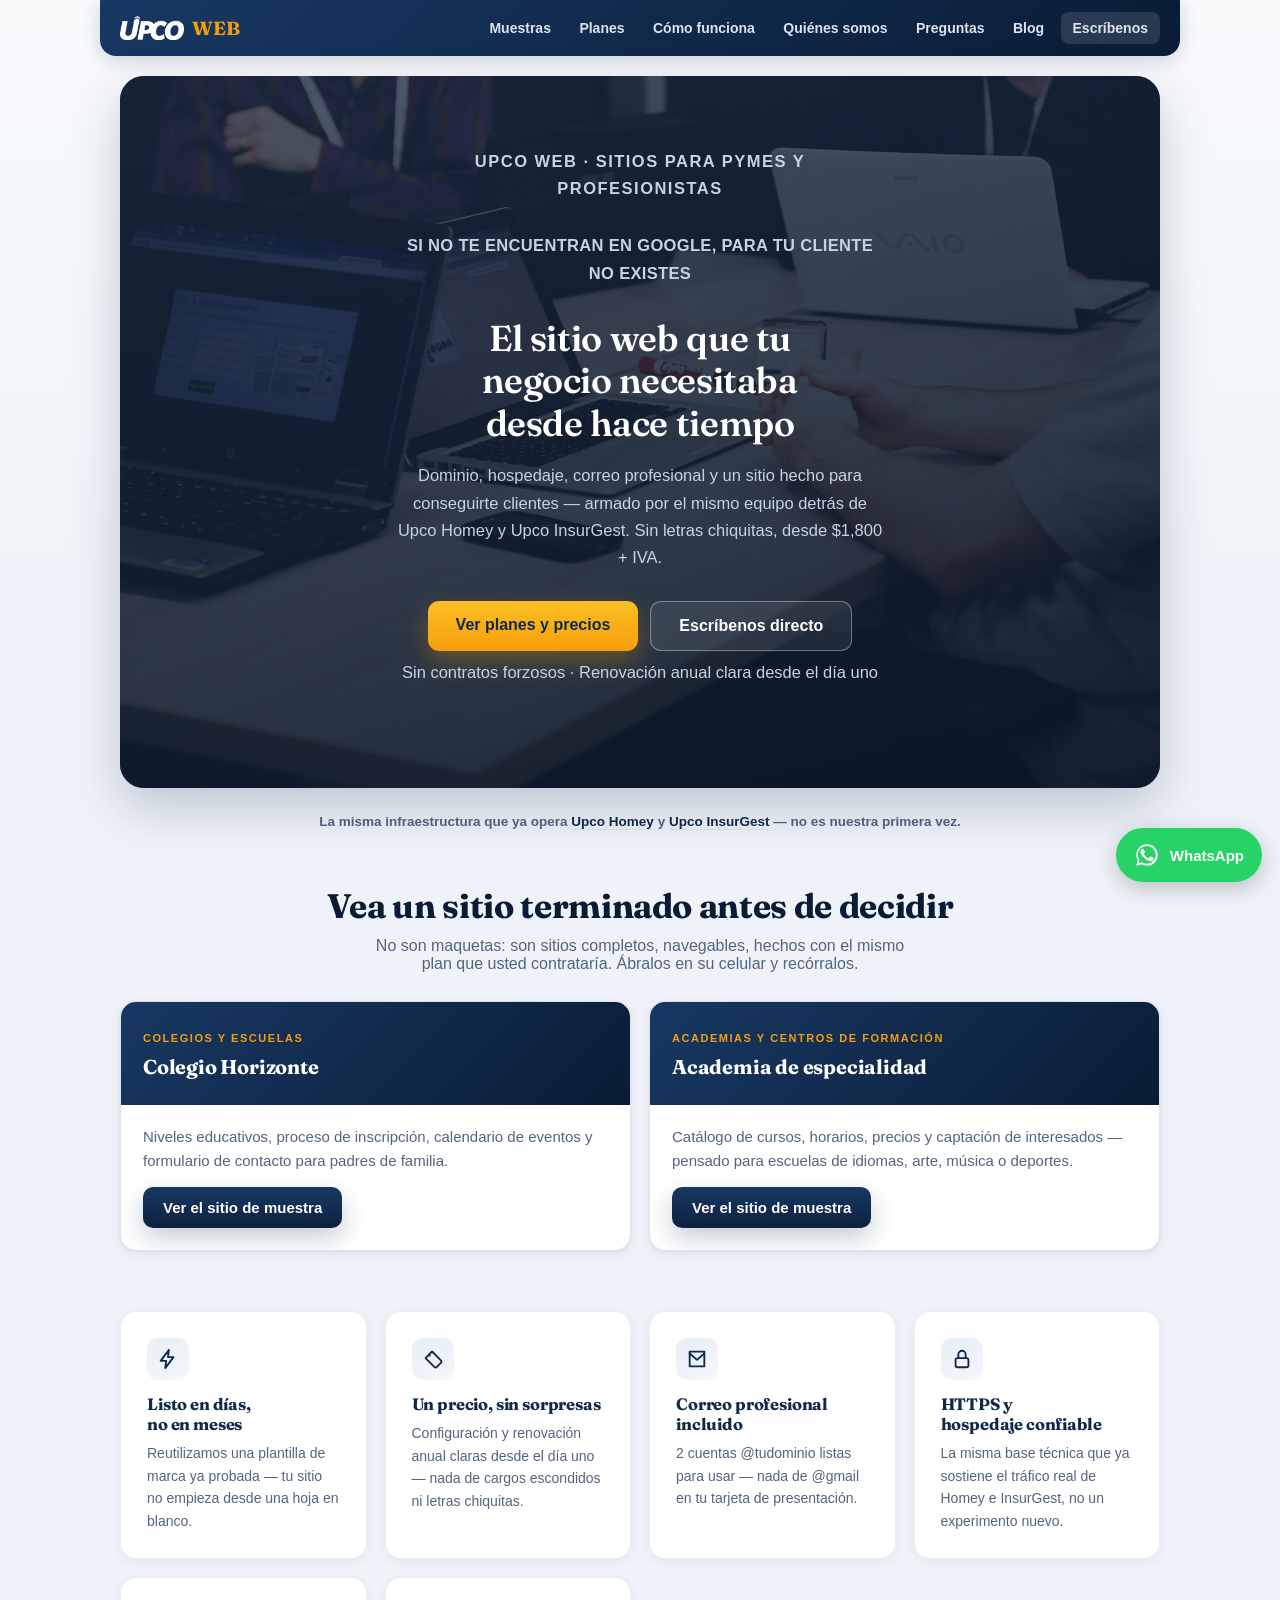
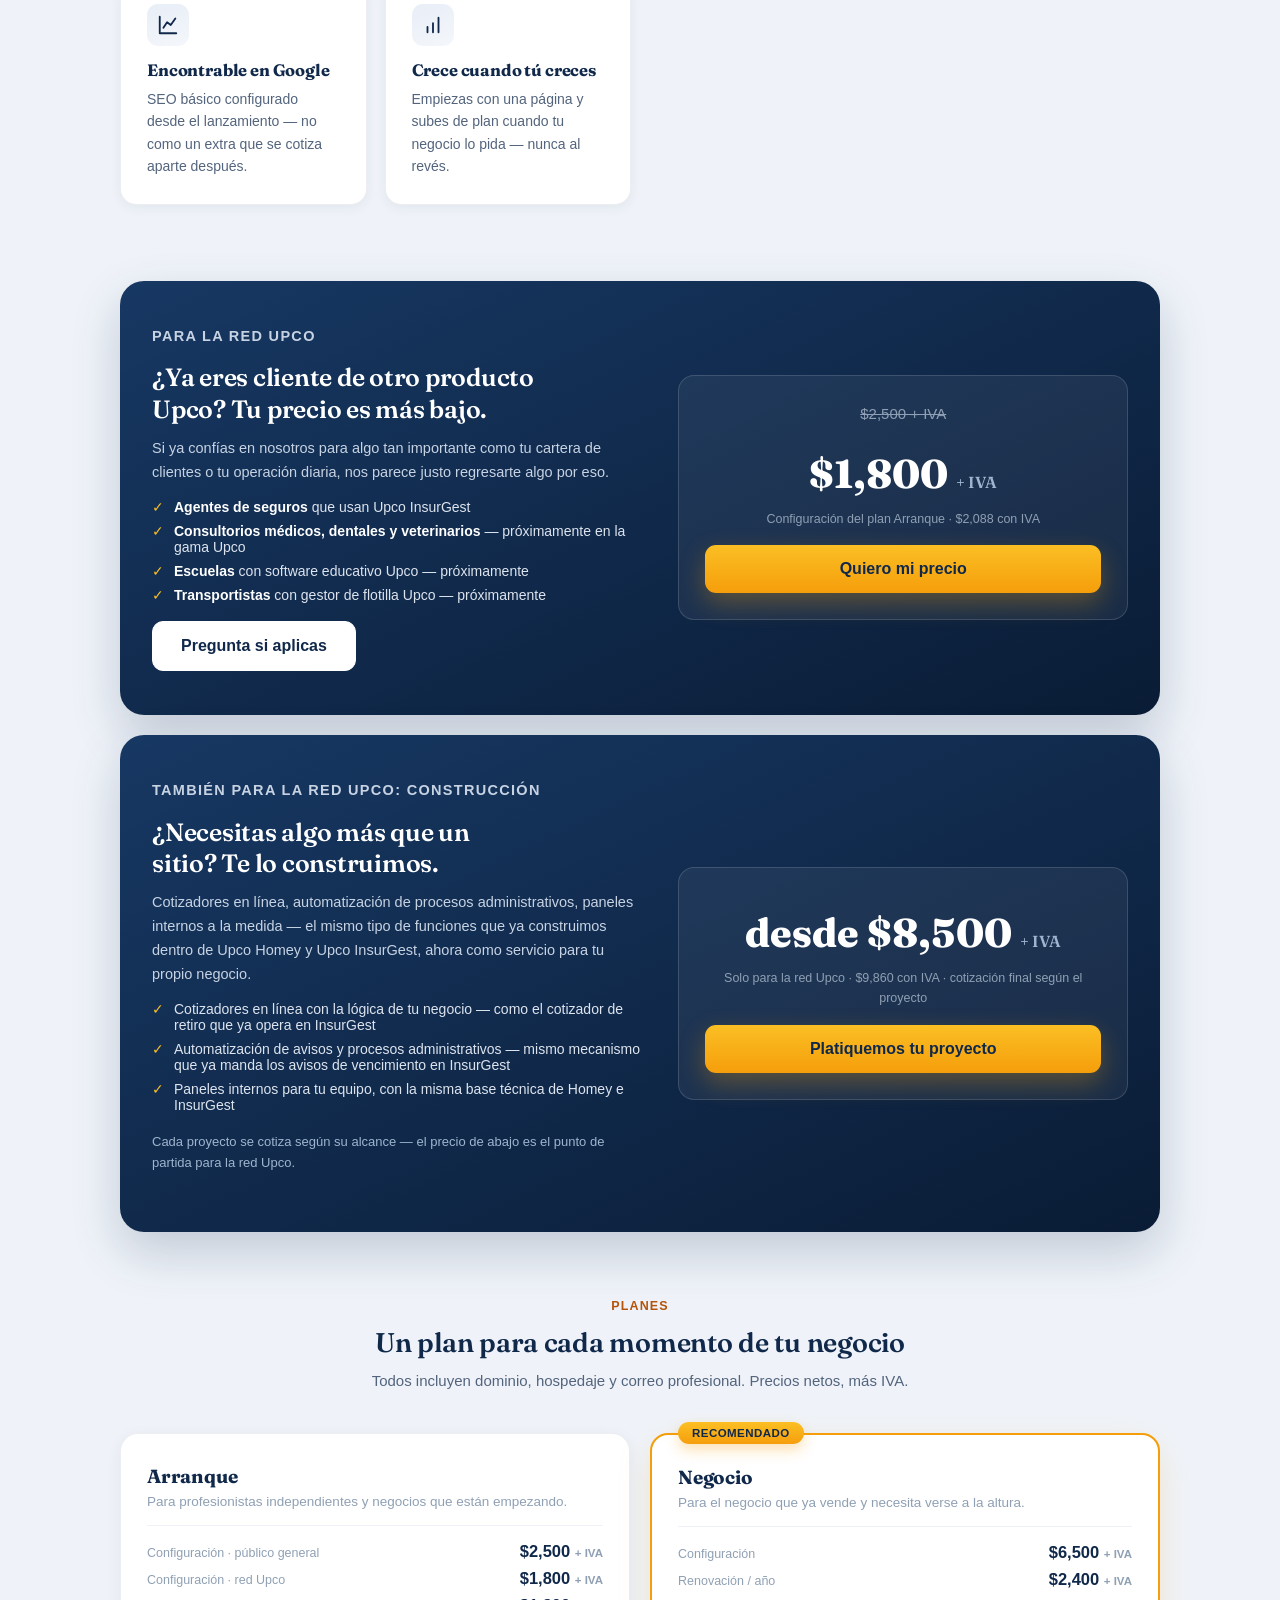
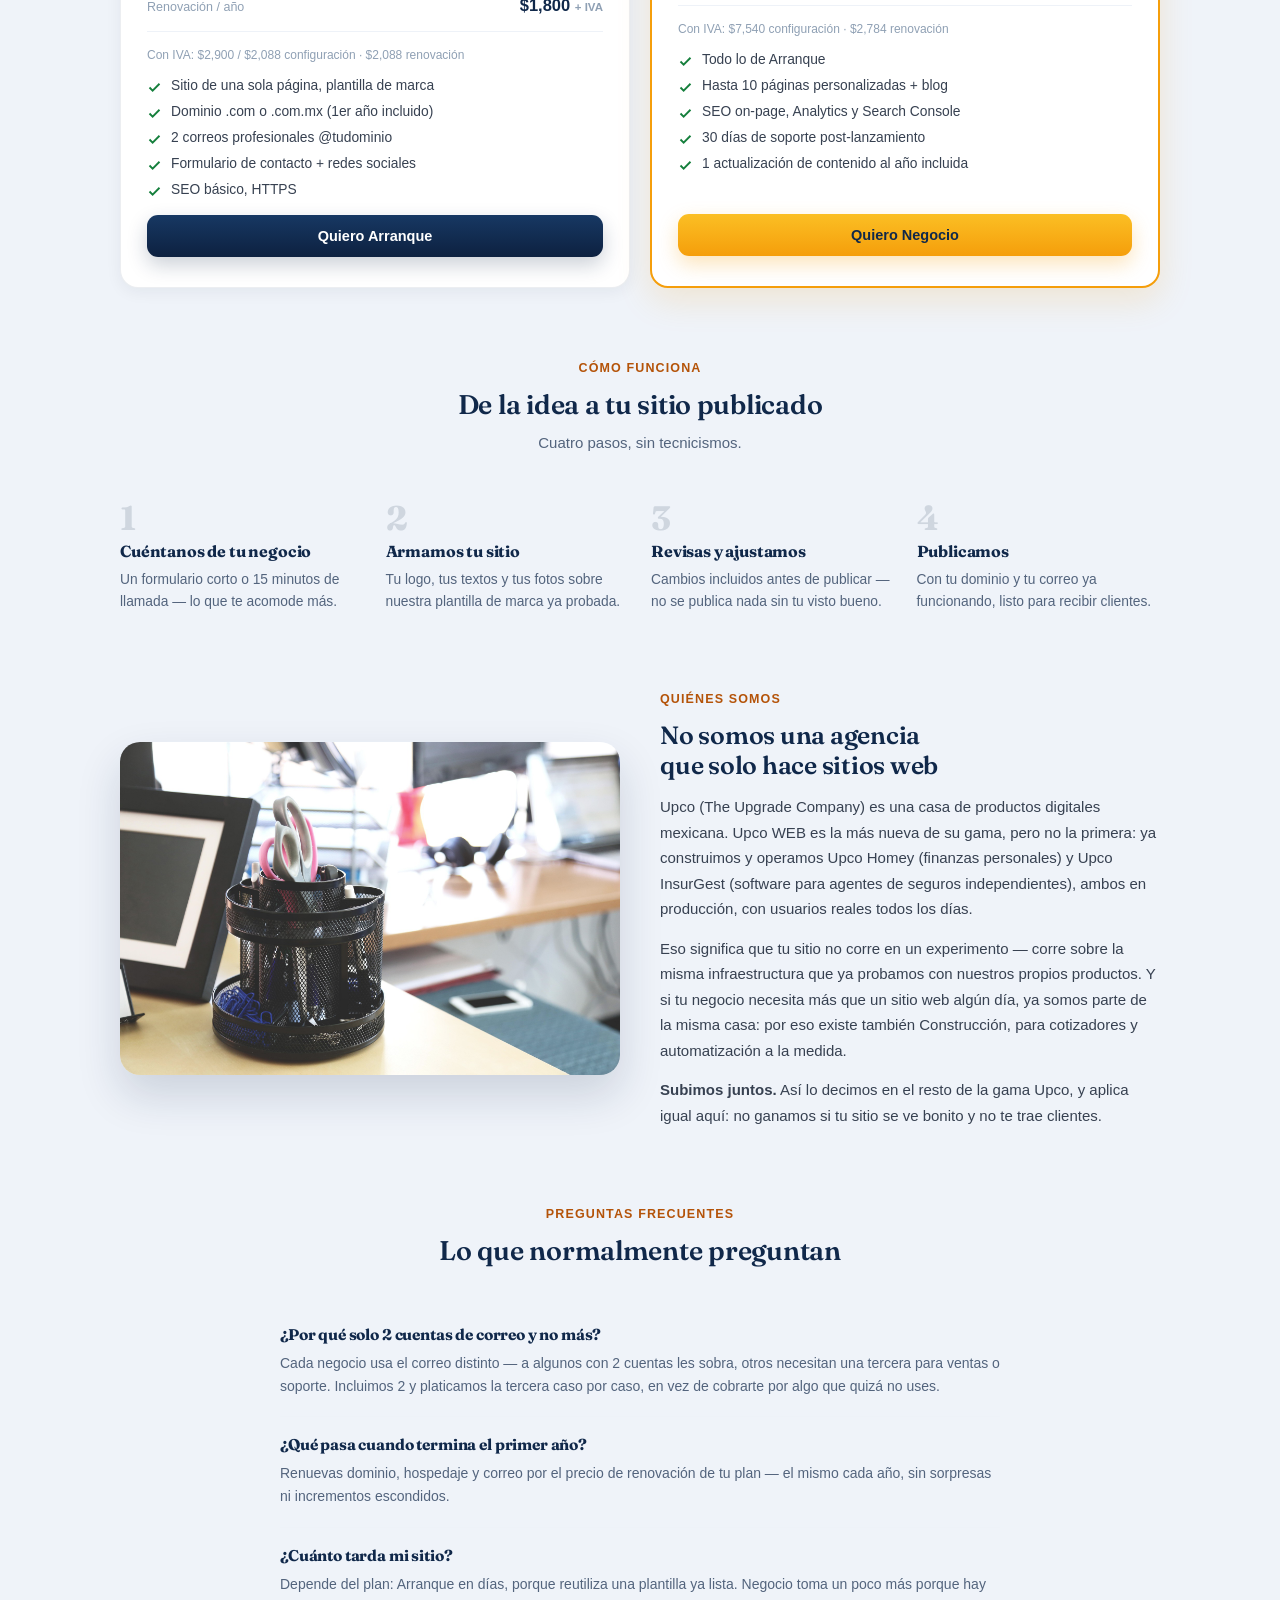
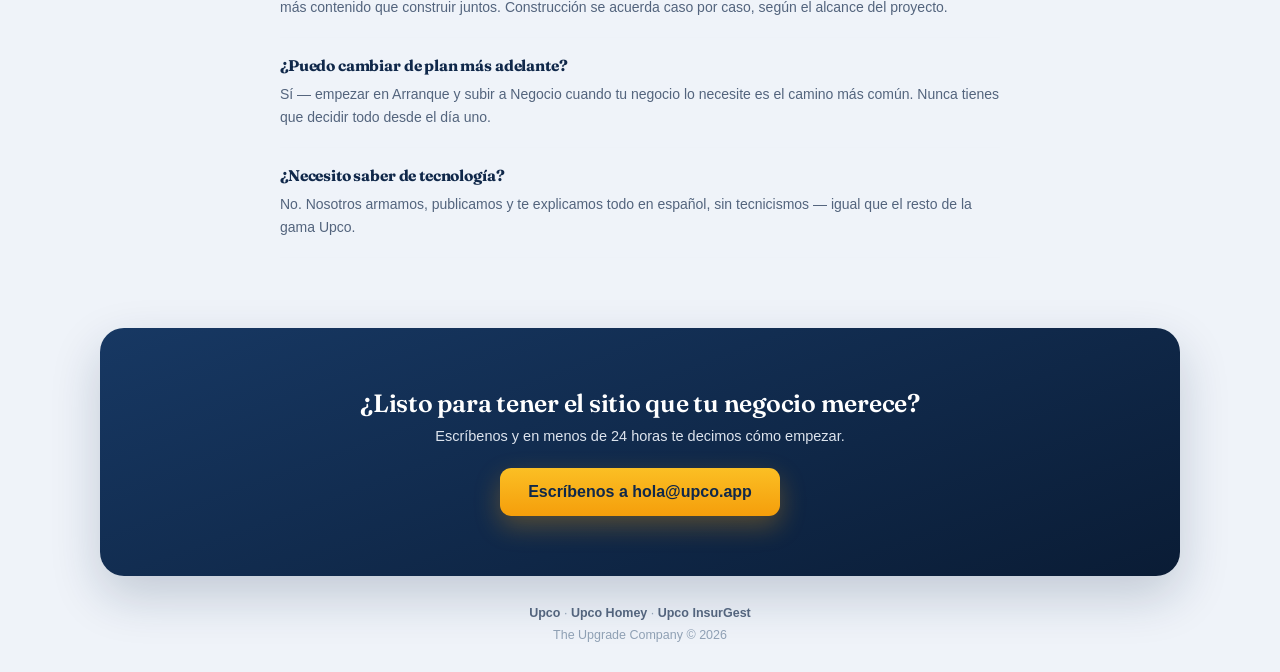
<file: index.html>
<!DOCTYPE html>
<html lang="es-MX">
<head>
<meta charset="UTF-8"/>
<meta name="viewport" content="width=device-width, initial-scale=1.0"/>
<title>Upco WEB — Sitios web para PYMES y profesionistas en México</title>
<meta name="description" content="Dominio, hospedaje, correo profesional y un sitio que sí vende. Desde $1,800 + IVA. El mismo equipo detrás de Upco Homey y Upco InsurGest."/>
<link rel="canonical" href="https://web.upco.app/"/>
<meta property="og:type" content="website"/>
<meta property="og:site_name" content="Upco WEB"/>
<meta property="og:locale" content="es_MX"/>
<meta property="og:url" content="https://web.upco.app/"/>
<meta property="og:title" content="Upco WEB — Sitios web para PYMES y profesionistas"/>
<meta property="og:description" content="Dominio, hospedaje, correo profesional y un sitio que sí vende. Desde $1,800 + IVA al año. Listo en días, no en meses."/>
<meta property="og:image" content="https://web.upco.app/img/hero-equipo.jpg"/>
<meta property="og:image:width" content="1920"/>
<meta property="og:image:height" content="1280"/>
<meta name="twitter:card" content="summary_large_image"/>
<meta name="twitter:title" content="Upco WEB — Sitios web para PYMES y profesionistas"/>
<meta name="twitter:description" content="Dominio, hospedaje, correo profesional y un sitio que sí vende. Desde $1,800 + IVA al año."/>
<meta name="twitter:image" content="https://web.upco.app/img/hero-equipo.jpg"/>
<script type="application/ld+json">
{
  "@context": "https://schema.org",
  "@type": "Service",
  "serviceType": "Diseño y hospedaje de sitios web",
  "name": "Upco WEB",
  "url": "https://web.upco.app/",
  "areaServed": "MX",
  "provider": {"@type": "Organization", "name": "Upco", "url": "https://upco.app/"},
  "offers": {"@type": "Offer", "price": "1800", "priceCurrency": "MXN", "url": "https://web.upco.app/#planes"}
}
</script>
<link rel="icon" href="icon-192.png"/>
<link rel="preconnect" href="https://fonts.googleapis.com"/>
<link rel="preconnect" href="https://fonts.gstatic.com" crossorigin/>
<link href="https://fonts.googleapis.com/css2?family=Fraunces:opsz,wght@9..144,500;9..144,600;9..144,700&display=swap" rel="stylesheet"/>
<link rel="stylesheet" href="estilos.css"/>
<style>
*{box-sizing:border-box}
html{scroll-behavior:smooth}
body{margin:0;font-family:'Segoe UI',Arial,sans-serif;background:linear-gradient(180deg,#F8FAFC 0%,#EFF3F9 620px);color:#0a1c35;overflow-x:hidden}
a{text-decoration:none}
img{max-width:100%;display:block}

.js .reveal{opacity:0;transform:translateY(20px)}
.reveal{transition:opacity .55s ease,transform .55s cubic-bezier(.2,.7,.3,1)}
.reveal.visible{opacity:1;transform:none}
@media(prefers-reduced-motion:reduce){
  html{scroll-behavior:auto}
  .js .reveal{opacity:1;transform:none}
  .reveal{transition:none}
}

/* ── Encabezado ── */
.header{background:linear-gradient(135deg,#173863,#0a1c35);padding:16px 20px;display:flex;align-items:center;justify-content:space-between;max-width:1080px;margin:0 auto;border-radius:0 0 16px 16px;box-shadow:0 4px 20px rgba(10,28,53,.18);gap:12px;flex-wrap:wrap}
.brand{color:#fff;font-weight:700;font-size:19px;font-family:var(--font-display);display:flex;align-items:center;gap:8px}
.brand span{color:#F59E0B}
.navlink{color:#DDE4EE;font-size:14px;font-weight:600;padding:8px 12px;white-space:nowrap}
.navlink:hover{color:#fff}
.nav-cta{background:rgba(255,255,255,.12);border-radius:8px}

/* ── Hero ── */
.heroWrap{max-width:1080px;margin:20px auto 0;padding:0 20px}
.hero{position:relative;overflow:hidden;isolation:isolate;margin:0 auto;padding:72px 24px;text-align:center;border-radius:24px;box-shadow:0 20px 50px rgba(16,40,74,.22)}
.hero .hero-foto{position:absolute;inset:0;width:100%;height:100%;object-fit:cover;object-position:center 30%;z-index:0;filter:saturate(.85)}
.hero::after{content:"";position:absolute;inset:0;background:linear-gradient(165deg,rgba(10,28,53,.72) 0%,rgba(8,20,38,.93) 100%);z-index:0}
.hero>*{position:relative;z-index:1}
.hero-categoria{font-size:12.5px;font-weight:700;letter-spacing:.09em;text-transform:uppercase;color:#9FB4CE;margin:0 0 10px}
.hero-dolor{font-size:19px;font-weight:800;letter-spacing:.02em;text-transform:uppercase;color:#FBBF24;margin:0 0 16px;max-width:36ch;margin-left:auto;margin-right:auto}
.hero h1{color:#fff;font-size:36px;font-weight:600;line-height:1.18;margin:0 0 18px;max-width:20ch;margin-left:auto;margin-right:auto}
.hero p{font-size:16.5px;color:#C7D3E3;line-height:1.65;margin:0 0 30px;max-width:54ch;margin-left:auto;margin-right:auto}
.cta-row{display:flex;flex-wrap:wrap;gap:12px;justify-content:center;margin-bottom:8px}
.boton{display:inline-block;background:linear-gradient(180deg,#FBBF24,#F59E0B);color:#10284A;border-radius:11px;padding:15px 28px;font-size:16px;font-weight:700;box-shadow:0 10px 26px rgba(245,158,11,.3);transition:transform .15s ease,box-shadow .15s ease}
.boton:hover{transform:translateY(-2px);box-shadow:0 14px 32px rgba(245,158,11,.36)}
.boton-sec{display:inline-block;background:rgba(255,255,255,.08);color:#fff;border:1.5px solid rgba(255,255,255,.35);border-radius:11px;padding:15px 28px;font-size:16px;font-weight:700;transition:transform .15s ease,box-shadow .15s ease}
.boton-sec:hover{transform:translateY(-2px);border-color:rgba(255,255,255,.6)}
@media(prefers-reduced-motion:reduce){.boton,.boton-sec,.navlink{transition:none}.boton:hover,.boton-sec:hover{transform:none}}
.subnota{font-size:13px;color:#9FB4CE;margin-top:14px}
@media(max-width:600px){.hero{padding:52px 20px}.hero h1{font-size:29px}}

/* ── Barra de confianza ── */
.confianza{max-width:1080px;margin:26px auto 0;padding:0 20px;text-align:center}
.confianza p{font-size:13.5px;color:#53647D;font-weight:600;margin:0}
.confianza a{color:#10284A;border-bottom:1.5px solid #DDE4EE}

/* ── Beneficios ── */
.features{max-width:1080px;margin:0 auto;padding:52px 20px 20px;display:grid;grid-template-columns:repeat(auto-fit,minmax(240px,1fr));gap:18px}
.fcard{background:#fff;border:1px solid rgba(16,40,74,.08);border-radius:16px;padding:26px;box-shadow:0 3px 12px rgba(16,28,53,.06)}
.ficon{width:42px;height:42px;border-radius:11px;background:linear-gradient(160deg,#E8EEF7,#F4F7FB);display:flex;align-items:center;justify-content:center;margin-bottom:14px;color:#10284A}
.fcard h3{font-size:16.5px;font-weight:700;margin:0 0 8px;color:#10284A}
.fcard p{font-size:14px;color:#53647D;line-height:1.6;margin:0}

/* ── Franja roja Upco (precio preferencial) ── */
.redUpco{max-width:1080px;margin:56px auto 0;padding:0 20px}
.redUpco-card{background:linear-gradient(155deg,#173863,#0a1c35);border-radius:24px;padding:44px 32px;box-shadow:0 20px 50px rgba(16,40,74,.2);display:grid;grid-template-columns:1.1fr 1fr;gap:32px;align-items:center}
@media(max-width:760px){.redUpco-card{grid-template-columns:1fr}}
.redUpco-eyebrow{font-size:12px;font-weight:700;letter-spacing:.09em;text-transform:uppercase;color:#FBBF24;margin:0 0 10px}
.redUpco h2{color:#fff;font-size:25px;font-weight:600;margin:0 0 12px;line-height:1.25}
.redUpco p{color:#C7D3E3;font-size:14.5px;line-height:1.65;margin:0 0 14px}
.redUpco ul{margin:0 0 18px;padding:0;list-style:none;display:flex;flex-direction:column;gap:8px}
.redUpco li{color:#DDE4EE;font-size:14px;display:flex;gap:10px;align-items:flex-start}
.redUpco li b{color:#fff}
.redUpco li .chk{color:#FBBF24;flex-shrink:0}
.precioBox{background:rgba(255,255,255,.06);border:1.5px solid rgba(255,255,255,.14);border-radius:16px;padding:26px;text-align:center}
.precioBox .tachado{font-size:15px;color:#8FA0B4;text-decoration:line-through}
.precioBox .num{font-size:40px;font-weight:800;color:#fff;font-family:var(--font-display);margin:6px 0 2px;font-variant-numeric:tabular-nums}
.precioBox .num span{font-size:16px;font-weight:600;color:#9FB4CE}
.precioBox .iva{font-size:12.5px;color:#8FA0B4;margin:0 0 16px}

/* ── Planes ── */
.planesWrap{max-width:1080px;margin:64px auto 0;padding:0 20px}
.sec-titulo{text-align:center;max-width:600px;margin:0 auto 40px}
.sec-titulo .eyebrow{font-size:12.5px;font-weight:700;letter-spacing:.09em;text-transform:uppercase;color:#B45309;margin:0 0 10px}
.sec-titulo h2{font-size:27px;font-weight:600;color:#10284A;margin:0 0 10px}
.sec-titulo p{font-size:15px;color:#53647D;line-height:1.6;margin:0}
.planes{display:grid;grid-template-columns:repeat(auto-fit,minmax(260px,1fr));gap:20px;align-items:stretch}
.plan{background:#fff;border:1px solid rgba(16,40,74,.08);border-radius:18px;padding:30px 26px;box-shadow:0 4px 16px rgba(16,28,53,.06);display:flex;flex-direction:column;gap:16px;position:relative}
.plan.destacado{border:2px solid #F59E0B;box-shadow:0 12px 34px rgba(245,158,11,.16)}
.plan .badge{position:absolute;top:-13px;left:26px;background:linear-gradient(180deg,#FBBF24,#F59E0B);color:#10284A;font-size:11.5px;font-weight:800;letter-spacing:.04em;text-transform:uppercase;padding:5px 14px;border-radius:99px;box-shadow:0 6px 14px rgba(245,158,11,.3)}
.plan h3{font-size:19px;font-weight:700;color:#10284A;margin:0}
.plan .para{font-size:13.5px;color:#8FA0B4;margin:-10px 0 0}
.precios-plan{border-top:1px solid #EEF2F8;border-bottom:1px solid #EEF2F8;padding:16px 0;display:flex;flex-direction:column;gap:8px}
.precio-linea{display:flex;justify-content:space-between;align-items:baseline;gap:10px}
.precio-linea .k{font-size:12.5px;color:#8FA0B4}
.precio-linea .v{font-size:16.5px;font-weight:800;color:#10284A;font-variant-numeric:tabular-nums}
.precio-linea .v small{font-size:11.5px;font-weight:600;color:#8FA0B4}
.plan-nota{font-size:12px;color:#8FA0B4;margin:0}
.plan ul{margin:0;padding:0;list-style:none;display:flex;flex-direction:column;gap:9px;font-size:13.8px;color:#374151;flex:1}
.plan li{display:flex;gap:9px;align-items:flex-start}
.plan li svg{flex-shrink:0;margin-top:2px;color:#157F3C}
.plan .boton-plan{display:block;text-align:center;background:linear-gradient(180deg,#173863,#0d2140);color:#fff;border-radius:11px;padding:13px 20px;font-size:14.5px;font-weight:700;box-shadow:0 8px 20px rgba(16,40,74,.22);transition:transform .15s ease}
.plan.destacado .boton-plan{background:linear-gradient(180deg,#FBBF24,#F59E0B);color:#10284A;box-shadow:0 8px 20px rgba(245,158,11,.28)}
.plan .boton-plan:hover{transform:translateY(-2px)}

/* ── Proceso ── */
.proceso{max-width:1080px;margin:70px auto 0;padding:0 20px}
.pasos{display:grid;grid-template-columns:repeat(auto-fit,minmax(220px,1fr));gap:22px;counter-reset:paso}
.paso{position:relative;padding-top:6px}
.paso .num-paso{font-family:var(--font-display);font-size:34px;font-weight:700;color:rgba(16,40,74,.14);margin:0 0 6px;line-height:1}
.paso h3{font-size:16px;font-weight:700;color:#10284A;margin:0 0 8px}
.paso p{font-size:13.8px;color:#53647D;line-height:1.6;margin:0}

/* ── Sobre nosotros / imagen secundaria ── */
.nosotros{max-width:1080px;margin:76px auto 0;padding:0 20px;display:grid;grid-template-columns:1fr 1fr;gap:40px;align-items:center}
@media(max-width:760px){.nosotros{grid-template-columns:1fr}}
.nosotros-foto{border-radius:20px;overflow:hidden;box-shadow:0 20px 44px rgba(16,40,74,.16)}
.nosotros-foto img{filter:saturate(.9)}
.nosotros-texto .eyebrow{font-size:12.5px;font-weight:700;letter-spacing:.09em;text-transform:uppercase;color:#B45309;margin:0 0 10px}
.nosotros-texto h2{font-size:25px;font-weight:600;color:#10284A;margin:0 0 14px}
.nosotros-texto p{font-size:15px;color:#374151;line-height:1.7;margin:0 0 14px}
.nosotros-texto p:last-child{margin-bottom:0}

/* ── FAQ ── */
.faq{max-width:760px;margin:76px auto 0;padding:0 20px}
.faq-item{border-bottom:1px solid #EEF2F8;padding:18px 0}
.faq-item h3{font-size:15.5px;font-weight:700;color:#10284A;margin:0 0 8px}
.faq-item p{font-size:14px;color:#53647D;line-height:1.65;margin:0}

/* ── CTA final ── */
.cta-final{background:linear-gradient(160deg,#173863,#0a1c35);padding:60px 24px;text-align:center;margin:70px auto 0;max-width:1080px;border-radius:24px;box-shadow:0 20px 50px rgba(16,40,74,.2)}
.cta-final h2{color:#fff;font-size:25px;font-weight:600;margin:0 0 10px}
.cta-final p{color:#DDE4EE;font-size:14.5px;margin:0 0 24px}

footer{max-width:1080px;margin:0 auto;padding:30px 20px;text-align:center;font-size:12.5px;color:#8FA0B4}
footer .footlinks{margin-bottom:8px}
footer a{color:#53647D;font-weight:600}
footer a:hover{color:#10284A}
</style>
</head>
<body>

<div class="header">
  <a class="brand" href="#"><span class="brand-logo"></span> <span>WEB</span></a>
  <div>
    <a class="navlink" href="#muestras">Muestras</a>
    <a class="navlink" href="#planes">Planes</a>
    <a class="navlink" href="#como-funciona">Cómo funciona</a>
    <a class="navlink" href="#nosotros">Quiénes somos</a>
    <a class="navlink" href="#preguntas">Preguntas</a>
    <a class="navlink" href="./blog/">Blog</a>
    <a class="navlink nav-cta" href="mailto:hola@upco.app?subject=Quiero%20un%20sitio%20web">Escríbenos</a>
  </div>
</div>

<div class="heroWrap">
  <section class="hero">
    <img class="hero-foto" src="img/hero-equipo.jpg" alt="" />
    <p class="hero-categoria">Upco WEB · Sitios para PYMES y profesionistas</p>
    <p class="hero-dolor">Si no te encuentran en Google, para tu cliente no existes</p>
    <h1>El sitio web que tu negocio necesitaba desde hace tiempo</h1>
    <p>Dominio, hospedaje, correo profesional y un sitio hecho para conseguirte clientes — armado por el mismo equipo detrás de Upco Homey y Upco InsurGest. Sin letras chiquitas, desde $1,800 + IVA.</p>
    <div class="cta-row">
      <a class="boton" href="#planes">Ver planes y precios</a>
      <a class="boton-sec" href="mailto:hola@upco.app?subject=Quiero%20un%20sitio%20web">Escríbenos directo</a>
    </div>
    <p class="subnota">Sin contratos forzosos · Renovación anual clara desde el día uno</p>
  </section>
</div>

<div class="confianza reveal">
  <p>La misma infraestructura que ya opera <a href="https://homey.upco.app" target="_blank" rel="noopener">Upco Homey</a> y <a href="https://insurgest.upco.app" target="_blank" rel="noopener">Upco InsurGest</a> — no es nuestra primera vez.</p>
</div>

<!-- Los sitios de muestra ya existian en /demos pero no estaban enlazados desde ninguna
     parte: nadie que llegara aqui podia verlos. Vender sitios web sin ensenar uno es el
     hueco mas caro que tenia esta pagina. -->
<section class="demos reveal" id="muestras">
  <div class="demos-cab">
    <h2>Vea un sitio terminado antes de decidir</h2>
    <p>No son maquetas: son sitios completos, navegables, hechos con el mismo plan que usted
    contrataría. Ábralos en su celular y recórralos.</p>
  </div>
  <div class="demos-grid">
    <div class="demo-card">
      <div class="demo-top">
        <span class="etiqueta">Colegios y escuelas</span>
        <h3>Colegio Horizonte</h3>
      </div>
      <div class="demo-body">
        <p>Niveles educativos, proceso de inscripción, calendario de eventos y formulario de
        contacto para padres de familia.</p>
        <a class="btn btn-navy" href="demos/escuelas/">Ver el sitio de muestra</a>
      </div>
    </div>
    <div class="demo-card">
      <div class="demo-top">
        <span class="etiqueta">Academias y centros de formación</span>
        <h3>Academia de especialidad</h3>
      </div>
      <div class="demo-body">
        <p>Catálogo de cursos, horarios, precios y captación de interesados — pensado para
        escuelas de idiomas, arte, música o deportes.</p>
        <a class="btn btn-navy" href="demos/academias/">Ver el sitio de muestra</a>
      </div>
    </div>
  </div>
</section>

<section class="features">
  <div class="fcard reveal">
    <div class="ficon"><svg width="22" height="22" viewBox="0 0 24 24" fill="none" stroke="currentColor" stroke-width="2" stroke-linecap="round" stroke-linejoin="round"><path d="M13 2 4 14h6l-1 8 9-12h-6z"/></svg></div>
    <h3>Listo en días, no en meses</h3>
    <p>Reutilizamos una plantilla de marca ya probada — tu sitio no empieza desde una hoja en blanco.</p>
  </div>
  <div class="fcard reveal">
    <div class="ficon"><svg width="22" height="22" viewBox="0 0 24 24" fill="none" stroke="currentColor" stroke-width="2" stroke-linecap="round" stroke-linejoin="round"><path d="M20.59 13.41 11 3.83 3.83 11 13.41 20.59a2 2 0 0 0 2.82 0l4.36-4.36a2 2 0 0 0 0-2.82Z"/><circle cx="8" cy="8" r="1.4" fill="currentColor" stroke="none"/></svg></div>
    <h3>Un precio, sin sorpresas</h3>
    <p>Configuración y renovación anual claras desde el día uno — nada de cargos escondidos ni letras chiquitas.</p>
  </div>
  <div class="fcard reveal">
    <div class="ficon"><svg width="22" height="22" viewBox="0 0 24 24" fill="none" stroke="currentColor" stroke-width="2" stroke-linecap="round" stroke-linejoin="round"><path d="M4 4h16v16H4z"/><path d="m4 6 8 7 8-7"/></svg></div>
    <h3>Correo profesional incluido</h3>
    <p>2 cuentas @tudominio listas para usar — nada de @gmail en tu tarjeta de presentación.</p>
  </div>
  <div class="fcard reveal">
    <div class="ficon"><svg width="22" height="22" viewBox="0 0 24 24" fill="none" stroke="currentColor" stroke-width="2" stroke-linecap="round" stroke-linejoin="round"><rect x="5" y="11" width="14" height="10" rx="2"/><path d="M8 11V7a4 4 0 0 1 8 0v4"/></svg></div>
    <h3>HTTPS y hospedaje confiable</h3>
    <p>La misma base técnica que ya sostiene el tráfico real de Homey e InsurGest, no un experimento nuevo.</p>
  </div>
  <div class="fcard reveal">
    <div class="ficon"><svg width="22" height="22" viewBox="0 0 24 24" fill="none" stroke="currentColor" stroke-width="2" stroke-linecap="round" stroke-linejoin="round"><path d="M3 3v18h18"/><path d="M7 15 11 9l4 3 5-7"/></svg></div>
    <h3>Encontrable en Google</h3>
    <p>SEO básico configurado desde el lanzamiento — no como un extra que se cotiza aparte después.</p>
  </div>
  <div class="fcard reveal">
    <div class="ficon"><svg width="22" height="22" viewBox="0 0 24 24" fill="none" stroke="currentColor" stroke-width="2" stroke-linecap="round" stroke-linejoin="round"><path d="M12 20V10M18 20V4M6 20v-6"/></svg></div>
    <h3>Crece cuando tú creces</h3>
    <p>Empiezas con una página y subes de plan cuando tu negocio lo pida — nunca al revés.</p>
  </div>
</section>

<div class="redUpco">
  <div class="redUpco-card reveal">
    <div>
      <p class="redUpco-eyebrow">Para la red Upco</p>
      <h2>¿Ya eres cliente de otro producto Upco? Tu precio es más bajo.</h2>
      <p>Si ya confías en nosotros para algo tan importante como tu cartera de clientes o tu operación diaria, nos parece justo regresarte algo por eso.</p>
      <ul>
        <li><span class="chk">✓</span> <span><b>Agentes de seguros</b> que usan Upco InsurGest</span></li>
        <li><span class="chk">✓</span> <span><b>Consultorios médicos, dentales y veterinarios</b> — próximamente en la gama Upco</span></li>
        <li><span class="chk">✓</span> <span><b>Escuelas</b> con software educativo Upco — próximamente</span></li>
        <li><span class="chk">✓</span> <span><b>Transportistas</b> con gestor de flotilla Upco — próximamente</span></li>
      </ul>
      <a class="boton-sec" style="color:#10284A;background:#fff;border-color:#fff" href="mailto:hola@upco.app?subject=Soy%20cliente%20Upco%2C%20quiero%20mi%20precio%20preferencial">Pregunta si aplicas</a>
    </div>
    <div class="precioBox">
      <p class="tachado">$2,500 + IVA</p>
      <p class="num">$1,800 <span>+ IVA</span></p>
      <p class="iva">Configuración del plan Arranque · $2,088 con IVA</p>
      <a class="boton" style="display:block" href="mailto:hola@upco.app?subject=Soy%20cliente%20Upco%2C%20quiero%20mi%20precio%20preferencial">Quiero mi precio</a>
    </div>
  </div>

  <div class="redUpco-card reveal" style="margin-top:20px">
    <div>
      <p class="redUpco-eyebrow">También para la red Upco: Construcción</p>
      <h2>¿Necesitas algo más que un sitio? Te lo construimos.</h2>
      <p>Cotizadores en línea, automatización de procesos administrativos, paneles internos a la medida — el mismo tipo de funciones que ya construimos dentro de Upco Homey y Upco InsurGest, ahora como servicio para tu propio negocio.</p>
      <ul>
        <li><span class="chk">✓</span> <span>Cotizadores en línea con la lógica de tu negocio — como el cotizador de retiro que ya opera en InsurGest</span></li>
        <li><span class="chk">✓</span> <span>Automatización de avisos y procesos administrativos — mismo mecanismo que ya manda los avisos de vencimiento en InsurGest</span></li>
        <li><span class="chk">✓</span> <span>Paneles internos para tu equipo, con la misma base técnica de Homey e InsurGest</span></li>
      </ul>
      <p style="font-size:13px;color:#9FB4CE;margin-top:2px">Cada proyecto se cotiza según su alcance — el precio de abajo es el punto de partida para la red Upco.</p>
    </div>
    <div class="precioBox">
      <p class="num">desde $8,500 <span>+ IVA</span></p>
      <p class="iva">Solo para la red Upco · $9,860 con IVA · cotización final según el proyecto</p>
      <a class="boton" style="display:block" href="mailto:hola@upco.app?subject=Soy%20cliente%20Upco%2C%20quiero%20cotizar%20un%20proyecto%20de%20Construcci%C3%B3n">Platiquemos tu proyecto</a>
    </div>
  </div>
</div>

<div class="planesWrap" id="planes">
  <div class="sec-titulo reveal">
    <p class="eyebrow">Planes</p>
    <h2>Un plan para cada momento de tu negocio</h2>
    <p>Todos incluyen dominio, hospedaje y correo profesional. Precios netos, más IVA.</p>
  </div>
  <div class="planes">

    <div class="plan reveal">
      <h3>Arranque</h3>
      <p class="para">Para profesionistas independientes y negocios que están empezando.</p>
      <div class="precios-plan">
        <div class="precio-linea"><span class="k">Configuración · público general</span><span class="v">$2,500 <small>+ IVA</small></span></div>
        <div class="precio-linea"><span class="k">Configuración · red Upco</span><span class="v">$1,800 <small>+ IVA</small></span></div>
        <div class="precio-linea"><span class="k">Renovación / año</span><span class="v">$1,800 <small>+ IVA</small></span></div>
      </div>
      <p class="plan-nota">Con IVA: $2,900 / $2,088 configuración · $2,088 renovación</p>
      <ul>
        <li><svg width="15" height="15" viewBox="0 0 24 24" fill="none" stroke="currentColor" stroke-width="3"><path d="M20 6 9 17l-5-5"/></svg> Sitio de una sola página, plantilla de marca</li>
        <li><svg width="15" height="15" viewBox="0 0 24 24" fill="none" stroke="currentColor" stroke-width="3"><path d="M20 6 9 17l-5-5"/></svg> Dominio .com o .com.mx (1er año incluido)</li>
        <li><svg width="15" height="15" viewBox="0 0 24 24" fill="none" stroke="currentColor" stroke-width="3"><path d="M20 6 9 17l-5-5"/></svg> 2 correos profesionales @tudominio</li>
        <li><svg width="15" height="15" viewBox="0 0 24 24" fill="none" stroke="currentColor" stroke-width="3"><path d="M20 6 9 17l-5-5"/></svg> Formulario de contacto + redes sociales</li>
        <li><svg width="15" height="15" viewBox="0 0 24 24" fill="none" stroke="currentColor" stroke-width="3"><path d="M20 6 9 17l-5-5"/></svg> SEO básico, HTTPS</li>
      </ul>
      <a class="boton-plan" href="mailto:hola@upco.app?subject=Quiero%20el%20plan%20Arranque">Quiero Arranque</a>
    </div>

    <div class="plan destacado reveal">
      <span class="badge">Recomendado</span>
      <h3>Negocio</h3>
      <p class="para">Para el negocio que ya vende y necesita verse a la altura.</p>
      <div class="precios-plan">
        <div class="precio-linea"><span class="k">Configuración</span><span class="v">$6,500 <small>+ IVA</small></span></div>
        <div class="precio-linea"><span class="k">Renovación / año</span><span class="v">$2,400 <small>+ IVA</small></span></div>
      </div>
      <p class="plan-nota">Con IVA: $7,540 configuración · $2,784 renovación</p>
      <ul>
        <li><svg width="15" height="15" viewBox="0 0 24 24" fill="none" stroke="currentColor" stroke-width="3"><path d="M20 6 9 17l-5-5"/></svg> Todo lo de Arranque</li>
        <li><svg width="15" height="15" viewBox="0 0 24 24" fill="none" stroke="currentColor" stroke-width="3"><path d="M20 6 9 17l-5-5"/></svg> Hasta 10 páginas personalizadas + blog</li>
        <li><svg width="15" height="15" viewBox="0 0 24 24" fill="none" stroke="currentColor" stroke-width="3"><path d="M20 6 9 17l-5-5"/></svg> SEO on-page, Analytics y Search Console</li>
        <li><svg width="15" height="15" viewBox="0 0 24 24" fill="none" stroke="currentColor" stroke-width="3"><path d="M20 6 9 17l-5-5"/></svg> 30 días de soporte post-lanzamiento</li>
        <li><svg width="15" height="15" viewBox="0 0 24 24" fill="none" stroke="currentColor" stroke-width="3"><path d="M20 6 9 17l-5-5"/></svg> 1 actualización de contenido al año incluida</li>
      </ul>
      <a class="boton-plan" href="mailto:hola@upco.app?subject=Quiero%20el%20plan%20Negocio">Quiero Negocio</a>
    </div>

  </div>
</div>

<div class="proceso" id="como-funciona">
  <div class="sec-titulo reveal">
    <p class="eyebrow">Cómo funciona</p>
    <h2>De la idea a tu sitio publicado</h2>
    <p>Cuatro pasos, sin tecnicismos.</p>
  </div>
  <div class="pasos">
    <div class="paso reveal"><p class="num-paso">1</p><h3>Cuéntanos de tu negocio</h3><p>Un formulario corto o 15 minutos de llamada — lo que te acomode más.</p></div>
    <div class="paso reveal"><p class="num-paso">2</p><h3>Armamos tu sitio</h3><p>Tu logo, tus textos y tus fotos sobre nuestra plantilla de marca ya probada.</p></div>
    <div class="paso reveal"><p class="num-paso">3</p><h3>Revisas y ajustamos</h3><p>Cambios incluidos antes de publicar — no se publica nada sin tu visto bueno.</p></div>
    <div class="paso reveal"><p class="num-paso">4</p><h3>Publicamos</h3><p>Con tu dominio y tu correo ya funcionando, listo para recibir clientes.</p></div>
  </div>
</div>

<div class="nosotros" id="nosotros">
  <div class="nosotros-foto reveal"><img src="img/escritorio-startup.jpg" alt="Escritorio de trabajo con laptop y notas, representando el proceso de construcción de un sitio web"/></div>
  <div class="nosotros-texto reveal">
    <p class="eyebrow">Quiénes somos</p>
    <h2>No somos una agencia que solo hace sitios web</h2>
    <p>Upco (The Upgrade Company) es una casa de productos digitales mexicana. Upco WEB es la más nueva de su gama, pero no la primera: ya construimos y operamos Upco Homey (finanzas personales) y Upco InsurGest (software para agentes de seguros independientes), ambos en producción, con usuarios reales todos los días.</p>
    <p>Eso significa que tu sitio no corre en un experimento — corre sobre la misma infraestructura que ya probamos con nuestros propios productos. Y si tu negocio necesita más que un sitio web algún día, ya somos parte de la misma casa: por eso existe también Construcción, para cotizadores y automatización a la medida.</p>
    <p><b>Subimos juntos.</b> Así lo decimos en el resto de la gama Upco, y aplica igual aquí: no ganamos si tu sitio se ve bonito y no te trae clientes.</p>
  </div>
</div>

<div class="faq" id="preguntas">
  <div class="sec-titulo reveal">
    <p class="eyebrow">Preguntas frecuentes</p>
    <h2>Lo que normalmente preguntan</h2>
  </div>
  <div class="faq-item reveal">
    <h3>¿Por qué solo 2 cuentas de correo y no más?</h3>
    <p>Cada negocio usa el correo distinto — a algunos con 2 cuentas les sobra, otros necesitan una tercera para ventas o soporte. Incluimos 2 y platicamos la tercera caso por caso, en vez de cobrarte por algo que quizá no uses.</p>
  </div>
  <div class="faq-item reveal">
    <h3>¿Qué pasa cuando termina el primer año?</h3>
    <p>Renuevas dominio, hospedaje y correo por el precio de renovación de tu plan — el mismo cada año, sin sorpresas ni incrementos escondidos.</p>
  </div>
  <div class="faq-item reveal">
    <h3>¿Cuánto tarda mi sitio?</h3>
    <p>Depende del plan: Arranque en días, porque reutiliza una plantilla ya lista. Negocio toma un poco más porque hay más contenido que construir juntos. Construcción se acuerda caso por caso, según el alcance del proyecto.</p>
  </div>
  <div class="faq-item reveal">
    <h3>¿Puedo cambiar de plan más adelante?</h3>
    <p>Sí — empezar en Arranque y subir a Negocio cuando tu negocio lo necesite es el camino más común. Nunca tienes que decidir todo desde el día uno.</p>
  </div>
  <div class="faq-item reveal">
    <h3>¿Necesito saber de tecnología?</h3>
    <p>No. Nosotros armamos, publicamos y te explicamos todo en español, sin tecnicismos — igual que el resto de la gama Upco.</p>
  </div>
</div>

<div class="cta-final reveal">
  <h2>¿Listo para tener el sitio que tu negocio merece?</h2>
  <p>Escríbenos y en menos de 24 horas te decimos cómo empezar.</p>
  <a class="boton" href="mailto:hola@upco.app?subject=Quiero%20un%20sitio%20web">Escríbenos a hola@upco.app</a>
</div>

<footer>
  <div class="footlinks">
    <a href="https://upco.app" target="_blank" rel="noopener">Upco</a> ·
    <a href="https://homey.upco.app" target="_blank" rel="noopener">Upco Homey</a> ·
    <a href="https://insurgest.upco.app" target="_blank" rel="noopener">Upco InsurGest</a>
  </div>
  The Upgrade Company © 2026
</footer>

<script>
document.documentElement.classList.add('js');
if('IntersectionObserver' in window){
  var obs=new IntersectionObserver(function(entries){
    entries.forEach(function(e){ if(e.isIntersecting){ e.target.classList.add('visible'); obs.unobserve(e.target); } });
  },{threshold:.12,rootMargin:'0px 0px -40px 0px'});
  document.querySelectorAll('.reveal').forEach(function(el){ obs.observe(el); });
}
</script>
<a class="wa-flotante" href="https://wa.me/525533489140?text=Hola%2C%20vi%20su%20sitio%20y%20quiero%20informaci%C3%B3n%20sobre%20Upco%20WEB" target="_blank" rel="noopener" aria-label="Escribirnos por WhatsApp">
  <svg viewBox="0 0 24 24" fill="currentColor" aria-hidden="true"><path d="M17.47 14.38c-.3-.15-1.75-.86-2.02-.96-.27-.1-.47-.15-.67.15-.2.3-.77.96-.94 1.16-.17.2-.35.22-.64.07-.3-.15-1.25-.46-2.38-1.47-.88-.78-1.47-1.75-1.65-2.05-.17-.3-.02-.46.13-.6.13-.13.3-.35.45-.52.15-.17.2-.3.3-.5.1-.2.05-.37-.02-.52-.08-.15-.67-1.6-.92-2.2-.24-.58-.49-.5-.67-.51h-.57c-.2 0-.52.07-.79.37-.27.3-1.04 1.01-1.04 2.47s1.06 2.86 1.21 3.06c.15.2 2.1 3.2 5.08 4.49.71.3 1.26.49 1.69.63.71.22 1.36.19 1.87.12.57-.09 1.75-.72 2-1.41.25-.69.25-1.28.17-1.41-.07-.13-.27-.2-.57-.35z"/><path d="M12.04 2C6.58 2 2.13 6.45 2.13 11.91c0 1.75.46 3.45 1.32 4.95L2 22l5.25-1.38c1.45.79 3.08 1.21 4.79 1.21h.01c5.46 0 9.91-4.45 9.91-9.91C21.96 6.45 17.5 2 12.04 2zm0 18.13h-.01c-1.52 0-3.01-.41-4.31-1.18l-.31-.18-3.2.84.85-3.12-.2-.32a8.2 8.2 0 0 1-1.26-4.36c0-4.54 3.7-8.23 8.24-8.23 2.2 0 4.27.86 5.83 2.41a8.19 8.19 0 0 1 2.41 5.83c0 4.54-3.7 8.31-8.24 8.31z"/></svg>
  <span class="wa-texto">WhatsApp</span>
</a>
</body>
</html>
</file>
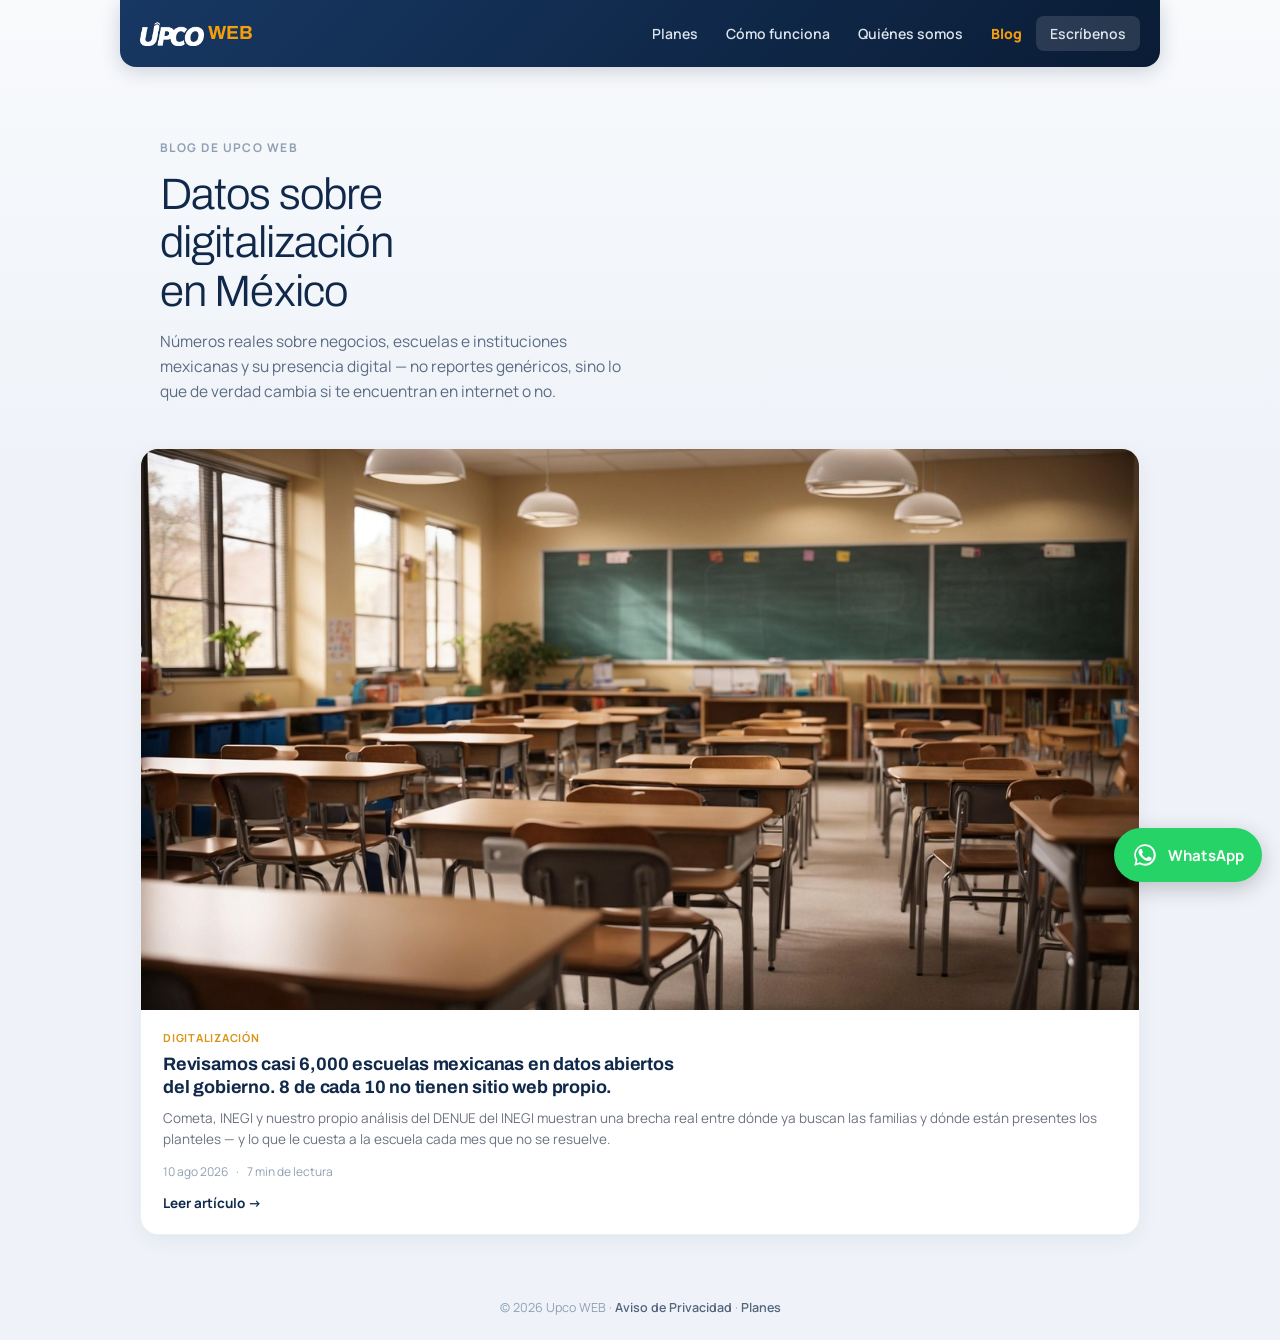
<file: blog/index.html>
<!DOCTYPE html>
<html lang="es-MX">
<head>
<meta charset="UTF-8"/>
<meta name="viewport" content="width=device-width, initial-scale=1.0"/>
<title>Blog — Upco WEB</title>
<meta name="description" content="Datos y tendencias sobre digitalización de negocios e instituciones en México — sitios web, presencia digital y lo que de verdad mueve resultados."/>
<link rel="canonical" href="https://web.upco.app/blog/"/>
<meta property="og:type" content="website"/>
<meta property="og:site_name" content="Upco WEB"/>
<meta property="og:locale" content="es_MX"/>
<meta property="og:url" content="https://web.upco.app/blog/"/>
<meta property="og:title" content="Blog — Upco WEB"/>
<meta property="og:description" content="Datos y tendencias sobre digitalización de negocios e instituciones en México."/>
<meta property="og:image" content="https://web.upco.app/img/hero-equipo.jpg"/>
<meta name="twitter:card" content="summary_large_image"/>
<link rel="icon" href="../icon-192.png"/>
<link rel="preconnect" href="https://fonts.googleapis.com"/>
<link rel="preconnect" href="https://fonts.gstatic.com" crossorigin/>
<link href="https://fonts.googleapis.com/css2?family=Archivo:wght@100..900&family=Manrope:wght@400;500;700;800&display=swap" rel="stylesheet"/>
<link rel="stylesheet" href="../estilos.css"/>
<style>
  *{box-sizing:border-box}
  body{margin:0;font-family:'Manrope',-apple-system,'Segoe UI',Arial,sans-serif;background:linear-gradient(180deg,#F8FAFC 0%,#EFF3F9 460px);color:#0a1c35}
  a{text-decoration:none}
  h1,h2,h3,h4{font-family:'Archivo',sans-serif!important}
  .header{background:linear-gradient(135deg,#173863,#0a1c35);padding:16px 20px;display:flex;align-items:center;justify-content:space-between;flex-wrap:wrap;gap:6px 0;max-width:1040px;margin:0 auto;border-radius:0 0 16px 16px;box-shadow:0 4px 20px rgba(10,28,53,.18)}
  .header>div{display:flex;flex-wrap:wrap;justify-content:flex-end}
  .brand{color:#fff;font-weight:700;font-size:19px;font-family:'Archivo',sans-serif}
  .brand span{color:#F59E0B}
  .navlink{color:#DDE4EE;font-size:14px;font-weight:600;padding:8px 14px;transition:color .15s ease}
  .navlink:hover{color:#fff}
  @media(max-width:560px){.navlink{font-size:13px;padding:7px 9px}}

  .hero{max-width:1040px;margin:20px auto 0;padding:52px 40px 44px;text-align:left}
  .hero-eyebrow{font-size:12px;font-weight:700;letter-spacing:.12em;text-transform:uppercase;color:#8FA0B4;margin:0 0 14px}
  .hero h1{font-weight:300;font-size:clamp(28px,4.2vw,44px);line-height:1.1;letter-spacing:-.02em;margin:0 0 14px;color:#10284A;max-width:16ch;text-wrap:balance}
  .hero p{font-size:15.5px;color:#5B6B82;line-height:1.6;margin:0;max-width:52ch}
  @media(max-width:600px){.hero{padding:36px 20px 30px}}

  .lista{max-width:1040px;margin:0 auto;padding:0 20px 20px;display:grid;grid-template-columns:repeat(auto-fit,minmax(280px,1fr));gap:20px}
  .tarjeta{background:#fff;border:1px solid rgba(16,40,74,.08);border-radius:18px;overflow:hidden;box-shadow:0 6px 20px rgba(16,28,53,.06);transition:transform .18s ease,box-shadow .18s ease;display:flex;flex-direction:column}
  .tarjeta:hover{transform:translateY(-3px);box-shadow:0 14px 32px rgba(16,28,53,.12)}
  .tarjeta-foto{width:100%;aspect-ratio:16/9;object-fit:cover;display:block;background:#EFF3F9}
  .tarjeta-cuerpo{padding:20px 22px 22px;display:flex;flex-direction:column;gap:8px;flex:1}
  .tarjeta-eyebrow{font-size:11px;font-weight:700;letter-spacing:.07em;text-transform:uppercase;color:#D89416}
  .tarjeta h2{font-size:18px;font-weight:700;color:#10284A;margin:0;line-height:1.3}
  .tarjeta p{font-size:13.5px;color:#6B7280;line-height:1.6;margin:0;flex:1}
  .tarjeta-meta{font-size:12px;color:#8FA0B4;margin-top:4px;display:flex;gap:8px;align-items:center}
  .tarjeta-leer{font-size:13.5px;font-weight:700;color:#10284A;margin-top:6px}
  .tarjeta:hover .tarjeta-leer{color:#D89416}

  footer{max-width:1040px;margin:20px auto 0;padding:24px 20px;text-align:center;font-size:12.5px;color:#8FA0B4}
  footer a{color:#53647D;font-weight:600}
</style>
</head>
<body>

<div class="header">
  <a class="brand" href="../"><span class="brand-logo"></span> <span>WEB</span></a>
  <div>
    <a class="navlink" href="../#planes">Planes</a>
    <a class="navlink" href="../#como-funciona">Cómo funciona</a>
    <a class="navlink" href="../#nosotros">Quiénes somos</a>
    <a class="navlink" href="./" style="color:#F59E0B;font-weight:800">Blog</a>
    <a class="navlink" href="mailto:hola@upco.app?subject=Quiero%20un%20sitio%20web" style="background:rgba(255,255,255,.12);border-radius:8px">Escríbenos</a>
  </div>
</div>

<div class="hero">
  <div class="hero-eyebrow">Blog de Upco WEB</div>
  <h1>Datos sobre digitalización en México</h1>
  <p>Números reales sobre negocios, escuelas e instituciones mexicanas y su presencia digital — no reportes genéricos, sino lo que de verdad cambia si te encuentran en internet o no.</p>
</div>

<div class="lista">
  <a class="tarjeta" href="./digitalizacion-educacion-mexico/">
    <img class="tarjeta-foto" src="../img/aula-clase.jpg" alt="Aula de clases vacía, representando la digitalización pendiente de miles de escuelas mexicanas"/>
    <div class="tarjeta-cuerpo">
      <div class="tarjeta-eyebrow">Digitalización</div>
      <h2>Revisamos casi 6,000 escuelas mexicanas en datos abiertos del gobierno. 8 de cada 10 no tienen sitio web propio.</h2>
      <p>Cometa, INEGI y nuestro propio análisis del DENUE del INEGI muestran una brecha real entre dónde ya buscan las familias y dónde están presentes los planteles — y lo que le cuesta a la escuela cada mes que no se resuelve.</p>
      <div class="tarjeta-meta"><span>10 ago 2026</span><span>·</span><span>7 min de lectura</span></div>
      <div class="tarjeta-leer">Leer artículo →</div>
    </div>
  </a>
</div>

<footer>
  © 2026 Upco WEB · <a href="../terminos/">Aviso de Privacidad</a> · <a href="../#planes">Planes</a>
</footer>

<a class="wa-flotante" href="https://wa.me/525533489140?text=Hola%2C%20vi%20su%20sitio%20y%20quiero%20informaci%C3%B3n%20sobre%20Upco%20WEB" target="_blank" rel="noopener" aria-label="Escribirnos por WhatsApp">
  <svg viewBox="0 0 24 24" fill="currentColor" aria-hidden="true"><path d="M17.47 14.38c-.3-.15-1.75-.86-2.02-.96-.27-.1-.47-.15-.67.15-.2.3-.77.96-.94 1.16-.17.2-.35.22-.64.07-.3-.15-1.25-.46-2.38-1.47-.88-.78-1.47-1.75-1.65-2.05-.17-.3-.02-.46.13-.6.13-.13.3-.35.45-.52.15-.17.2-.3.3-.5.1-.2.05-.37-.02-.52-.08-.15-.67-1.6-.92-2.2-.24-.58-.49-.5-.67-.51h-.57c-.2 0-.52.07-.79.37-.27.3-1.04 1.01-1.04 2.47s1.06 2.86 1.21 3.06c.15.2 2.1 3.2 5.08 4.49.71.3 1.26.49 1.69.63.71.22 1.36.19 1.87.12.57-.09 1.75-.72 2-1.41.25-.69.25-1.28.17-1.41-.07-.13-.27-.2-.57-.35z"/><path d="M12.04 2C6.58 2 2.13 6.45 2.13 11.91c0 1.75.46 3.45 1.32 4.95L2 22l5.25-1.38c1.45.79 3.08 1.21 4.79 1.21h.01c5.46 0 9.91-4.45 9.91-9.91C21.96 6.45 17.5 2 12.04 2zm0 18.13h-.01c-1.52 0-3.01-.41-4.31-1.18l-.31-.18-3.2.84.85-3.12-.2-.32a8.2 8.2 0 0 1-1.26-4.36c0-4.54 3.7-8.23 8.24-8.23 2.2 0 4.27.86 5.83 2.41a8.19 8.19 0 0 1 2.41 5.83c0 4.54-3.7 8.31-8.24 8.31z"/></svg>
  <span class="wa-texto">WhatsApp</span>
</a>
</body>
</html>
</file>
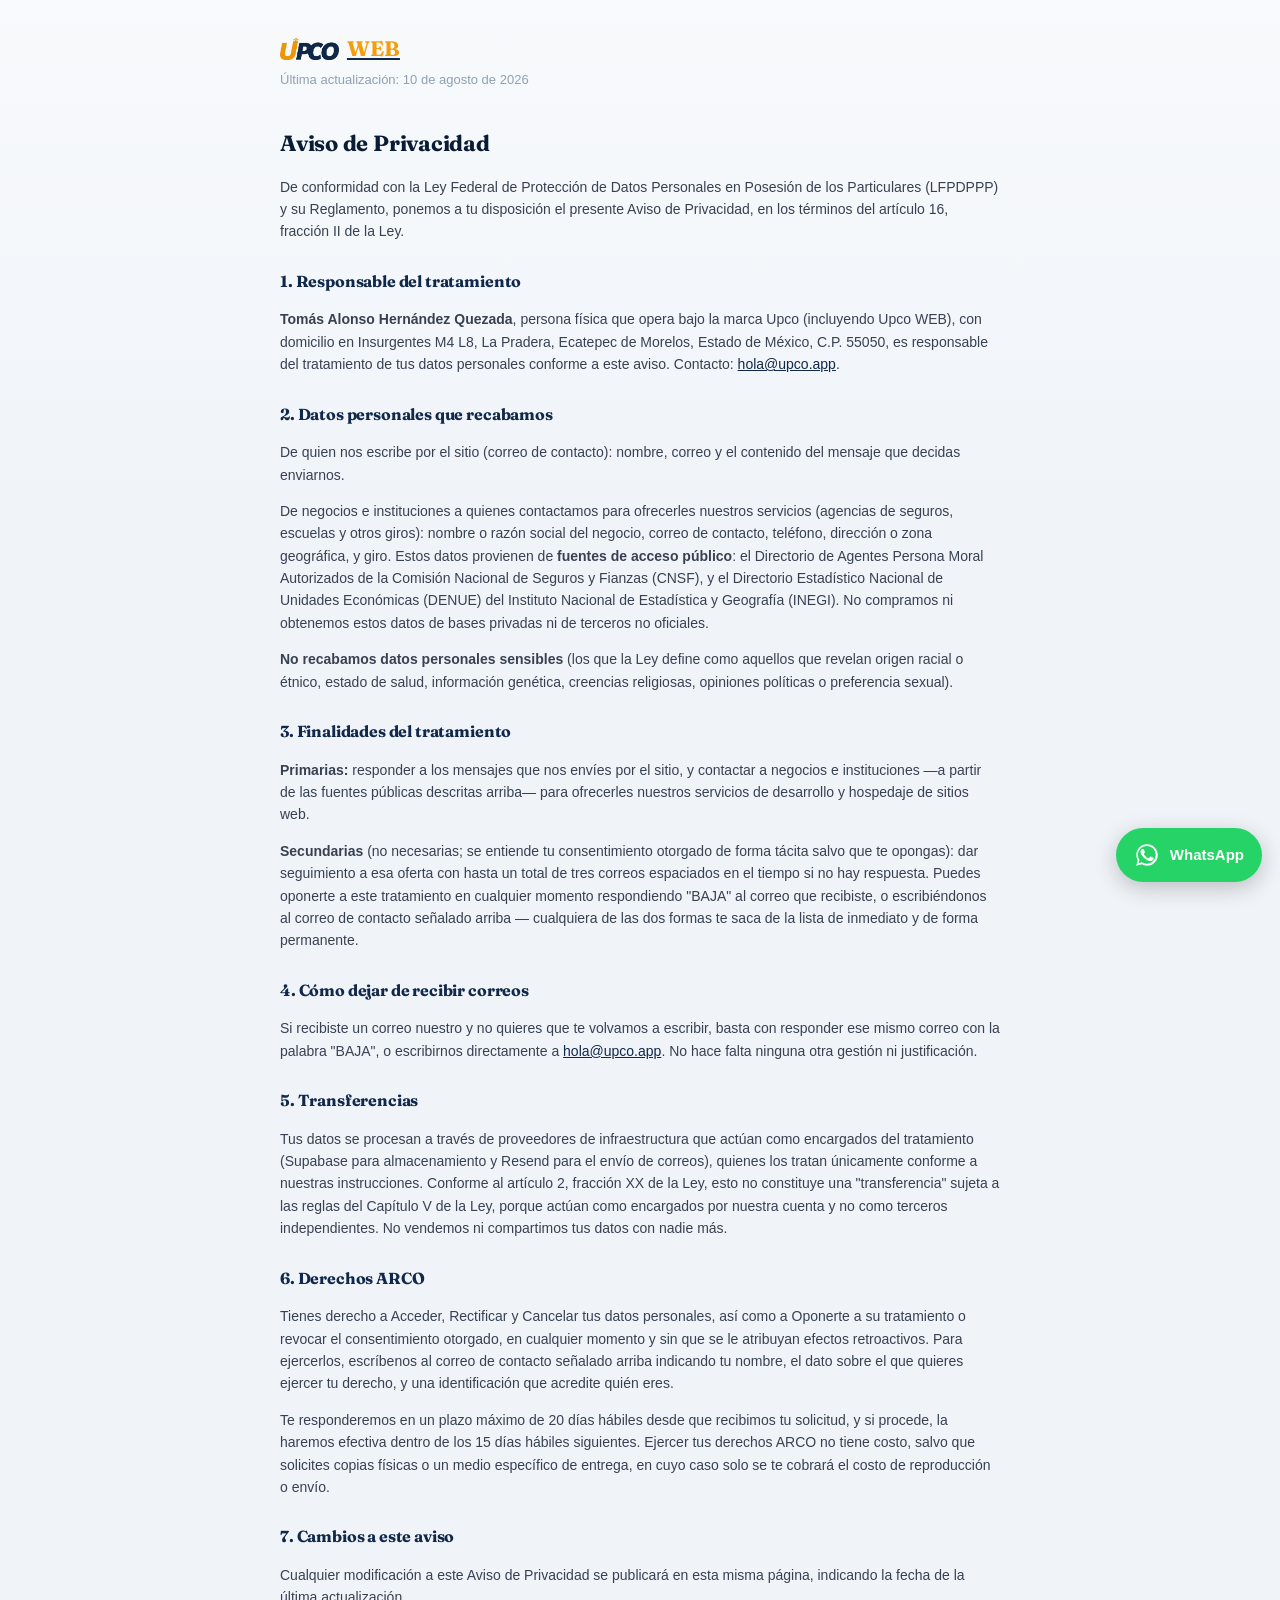
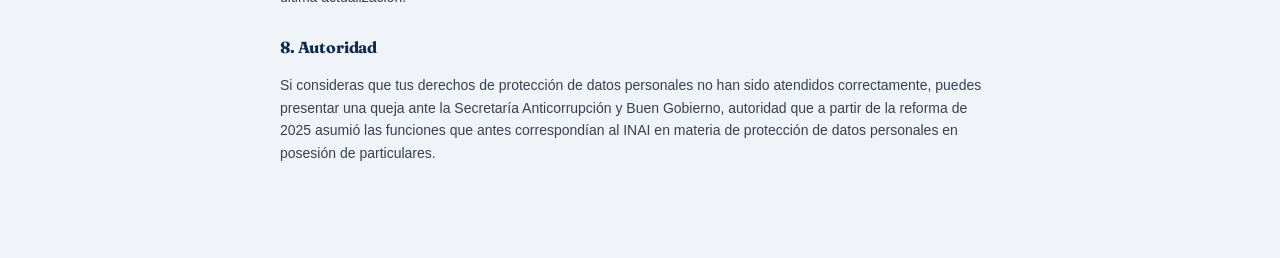
<file: terminos/index.html>
<!DOCTYPE html>
<html lang="es-MX">
<head>
<meta charset="UTF-8"/>
<meta name="viewport" content="width=device-width, initial-scale=1.0"/>
<title>Upco WEB — Aviso de Privacidad</title>
<meta name="robots" content="noindex, nofollow"/>
<link rel="icon" href="../icon-192.png"/>
<link rel="preconnect" href="https://fonts.googleapis.com"/>
<link rel="preconnect" href="https://fonts.gstatic.com" crossorigin/>
<link href="https://fonts.googleapis.com/css2?family=Fraunces:opsz,wght@9..144,500;9..144,600;9..144,700&display=swap" rel="stylesheet"/>
<link rel="stylesheet" href="../estilos.css"/>
<style>
  *{box-sizing:border-box}
  body{margin:0;font-family:'Segoe UI',Arial,sans-serif;background:linear-gradient(180deg,#F8FAFC 0%,#F0F4F9 500px);color:#0a1c35;line-height:1.6}
  .wrap{max-width:760px;margin:0 auto;padding:32px 20px 80px}
  .brand{font-size:21px;font-weight:700;margin-bottom:4px;font-family:var(--font-display);display:flex;align-items:center;gap:8px}
  .brand span{color:#F59E0B}
  .brand img{height:22px;width:auto}
  .fecha{font-size:13px;color:#8FA0B4;margin-bottom:24px}
  h1{font-size:22px;margin:36px 0 4px}
  h2{font-size:16px;margin:26px 0 8px;color:#10284A}
  p,li{font-size:14px;color:#374151}
  ul{padding-left:20px;margin:8px 0}
  a{color:#10284A}
</style>
</head>
<body>
<div class="wrap">
  <a class="brand" href="../"><img src="../logo-upco.png" alt="UPCO"/> <span>WEB</span></a>
  <div class="fecha">Última actualización: 10 de agosto de 2026</div>

  <h1>Aviso de Privacidad</h1>
  <p>De conformidad con la Ley Federal de Protección de Datos Personales en Posesión de los Particulares (LFPDPPP) y su Reglamento, ponemos a tu disposición el presente Aviso de Privacidad, en los términos del artículo 16, fracción II de la Ley.</p>

  <h2>1. Responsable del tratamiento</h2>
  <p><strong>Tomás Alonso Hernández Quezada</strong>, persona física que opera bajo la marca Upco (incluyendo Upco WEB), con domicilio en Insurgentes M4 L8, La Pradera, Ecatepec de Morelos, Estado de México, C.P. 55050, es responsable del tratamiento de tus datos personales conforme a este aviso. Contacto: <a href="mailto:hola@upco.app">hola@upco.app</a>.</p>

  <h2>2. Datos personales que recabamos</h2>
  <p>De quien nos escribe por el sitio (correo de contacto): nombre, correo y el contenido del mensaje que decidas enviarnos.</p>
  <p>De negocios e instituciones a quienes contactamos para ofrecerles nuestros servicios (agencias de seguros, escuelas y otros giros): nombre o razón social del negocio, correo de contacto, teléfono, dirección o zona geográfica, y giro. Estos datos provienen de <b>fuentes de acceso público</b>: el Directorio de Agentes Persona Moral Autorizados de la Comisión Nacional de Seguros y Fianzas (CNSF), y el Directorio Estadístico Nacional de Unidades Económicas (DENUE) del Instituto Nacional de Estadística y Geografía (INEGI). No compramos ni obtenemos estos datos de bases privadas ni de terceros no oficiales.</p>
  <p><b>No recabamos datos personales sensibles</b> (los que la Ley define como aquellos que revelan origen racial o étnico, estado de salud, información genética, creencias religiosas, opiniones políticas o preferencia sexual).</p>

  <h2>3. Finalidades del tratamiento</h2>
  <p><b>Primarias:</b> responder a los mensajes que nos envíes por el sitio, y contactar a negocios e instituciones —a partir de las fuentes públicas descritas arriba— para ofrecerles nuestros servicios de desarrollo y hospedaje de sitios web.</p>
  <p><b>Secundarias</b> (no necesarias; se entiende tu consentimiento otorgado de forma tácita salvo que te opongas): dar seguimiento a esa oferta con hasta un total de tres correos espaciados en el tiempo si no hay respuesta. Puedes oponerte a este tratamiento en cualquier momento respondiendo "BAJA" al correo que recibiste, o escribiéndonos al correo de contacto señalado arriba — cualquiera de las dos formas te saca de la lista de inmediato y de forma permanente.</p>

  <h2>4. Cómo dejar de recibir correos</h2>
  <p>Si recibiste un correo nuestro y no quieres que te volvamos a escribir, basta con responder ese mismo correo con la palabra "BAJA", o escribirnos directamente a <a href="mailto:hola@upco.app">hola@upco.app</a>. No hace falta ninguna otra gestión ni justificación.</p>

  <h2>5. Transferencias</h2>
  <p>Tus datos se procesan a través de proveedores de infraestructura que actúan como encargados del tratamiento (Supabase para almacenamiento y Resend para el envío de correos), quienes los tratan únicamente conforme a nuestras instrucciones. Conforme al artículo 2, fracción XX de la Ley, esto no constituye una "transferencia" sujeta a las reglas del Capítulo V de la Ley, porque actúan como encargados por nuestra cuenta y no como terceros independientes. No vendemos ni compartimos tus datos con nadie más.</p>

  <h2>6. Derechos ARCO</h2>
  <p>Tienes derecho a Acceder, Rectificar y Cancelar tus datos personales, así como a Oponerte a su tratamiento o revocar el consentimiento otorgado, en cualquier momento y sin que se le atribuyan efectos retroactivos. Para ejercerlos, escríbenos al correo de contacto señalado arriba indicando tu nombre, el dato sobre el que quieres ejercer tu derecho, y una identificación que acredite quién eres.</p>
  <p>Te responderemos en un plazo máximo de 20 días hábiles desde que recibimos tu solicitud, y si procede, la haremos efectiva dentro de los 15 días hábiles siguientes. Ejercer tus derechos ARCO no tiene costo, salvo que solicites copias físicas o un medio específico de entrega, en cuyo caso solo se te cobrará el costo de reproducción o envío.</p>

  <h2>7. Cambios a este aviso</h2>
  <p>Cualquier modificación a este Aviso de Privacidad se publicará en esta misma página, indicando la fecha de la última actualización.</p>

  <h2>8. Autoridad</h2>
  <p>Si consideras que tus derechos de protección de datos personales no han sido atendidos correctamente, puedes presentar una queja ante la Secretaría Anticorrupción y Buen Gobierno, autoridad que a partir de la reforma de 2025 asumió las funciones que antes correspondían al INAI en materia de protección de datos personales en posesión de particulares.</p>
</div>
<a class="wa-flotante" href="https://wa.me/525533489140?text=Hola%2C%20vi%20su%20sitio%20y%20quiero%20informaci%C3%B3n%20sobre%20Upco%20WEB" target="_blank" rel="noopener" aria-label="Escribirnos por WhatsApp">
  <svg viewBox="0 0 24 24" fill="currentColor" aria-hidden="true"><path d="M17.47 14.38c-.3-.15-1.75-.86-2.02-.96-.27-.1-.47-.15-.67.15-.2.3-.77.96-.94 1.16-.17.2-.35.22-.64.07-.3-.15-1.25-.46-2.38-1.47-.88-.78-1.47-1.75-1.65-2.05-.17-.3-.02-.46.13-.6.13-.13.3-.35.45-.52.15-.17.2-.3.3-.5.1-.2.05-.37-.02-.52-.08-.15-.67-1.6-.92-2.2-.24-.58-.49-.5-.67-.51h-.57c-.2 0-.52.07-.79.37-.27.3-1.04 1.01-1.04 2.47s1.06 2.86 1.21 3.06c.15.2 2.1 3.2 5.08 4.49.71.3 1.26.49 1.69.63.71.22 1.36.19 1.87.12.57-.09 1.75-.72 2-1.41.25-.69.25-1.28.17-1.41-.07-.13-.27-.2-.57-.35z"/><path d="M12.04 2C6.58 2 2.13 6.45 2.13 11.91c0 1.75.46 3.45 1.32 4.95L2 22l5.25-1.38c1.45.79 3.08 1.21 4.79 1.21h.01c5.46 0 9.91-4.45 9.91-9.91C21.96 6.45 17.5 2 12.04 2zm0 18.13h-.01c-1.52 0-3.01-.41-4.31-1.18l-.31-.18-3.2.84.85-3.12-.2-.32a8.2 8.2 0 0 1-1.26-4.36c0-4.54 3.7-8.23 8.24-8.23 2.2 0 4.27.86 5.83 2.41a8.19 8.19 0 0 1 2.41 5.83c0 4.54-3.7 8.31-8.24 8.31z"/></svg>
  <span class="wa-texto">WhatsApp</span>
</a>
</body>
</html>
</file>
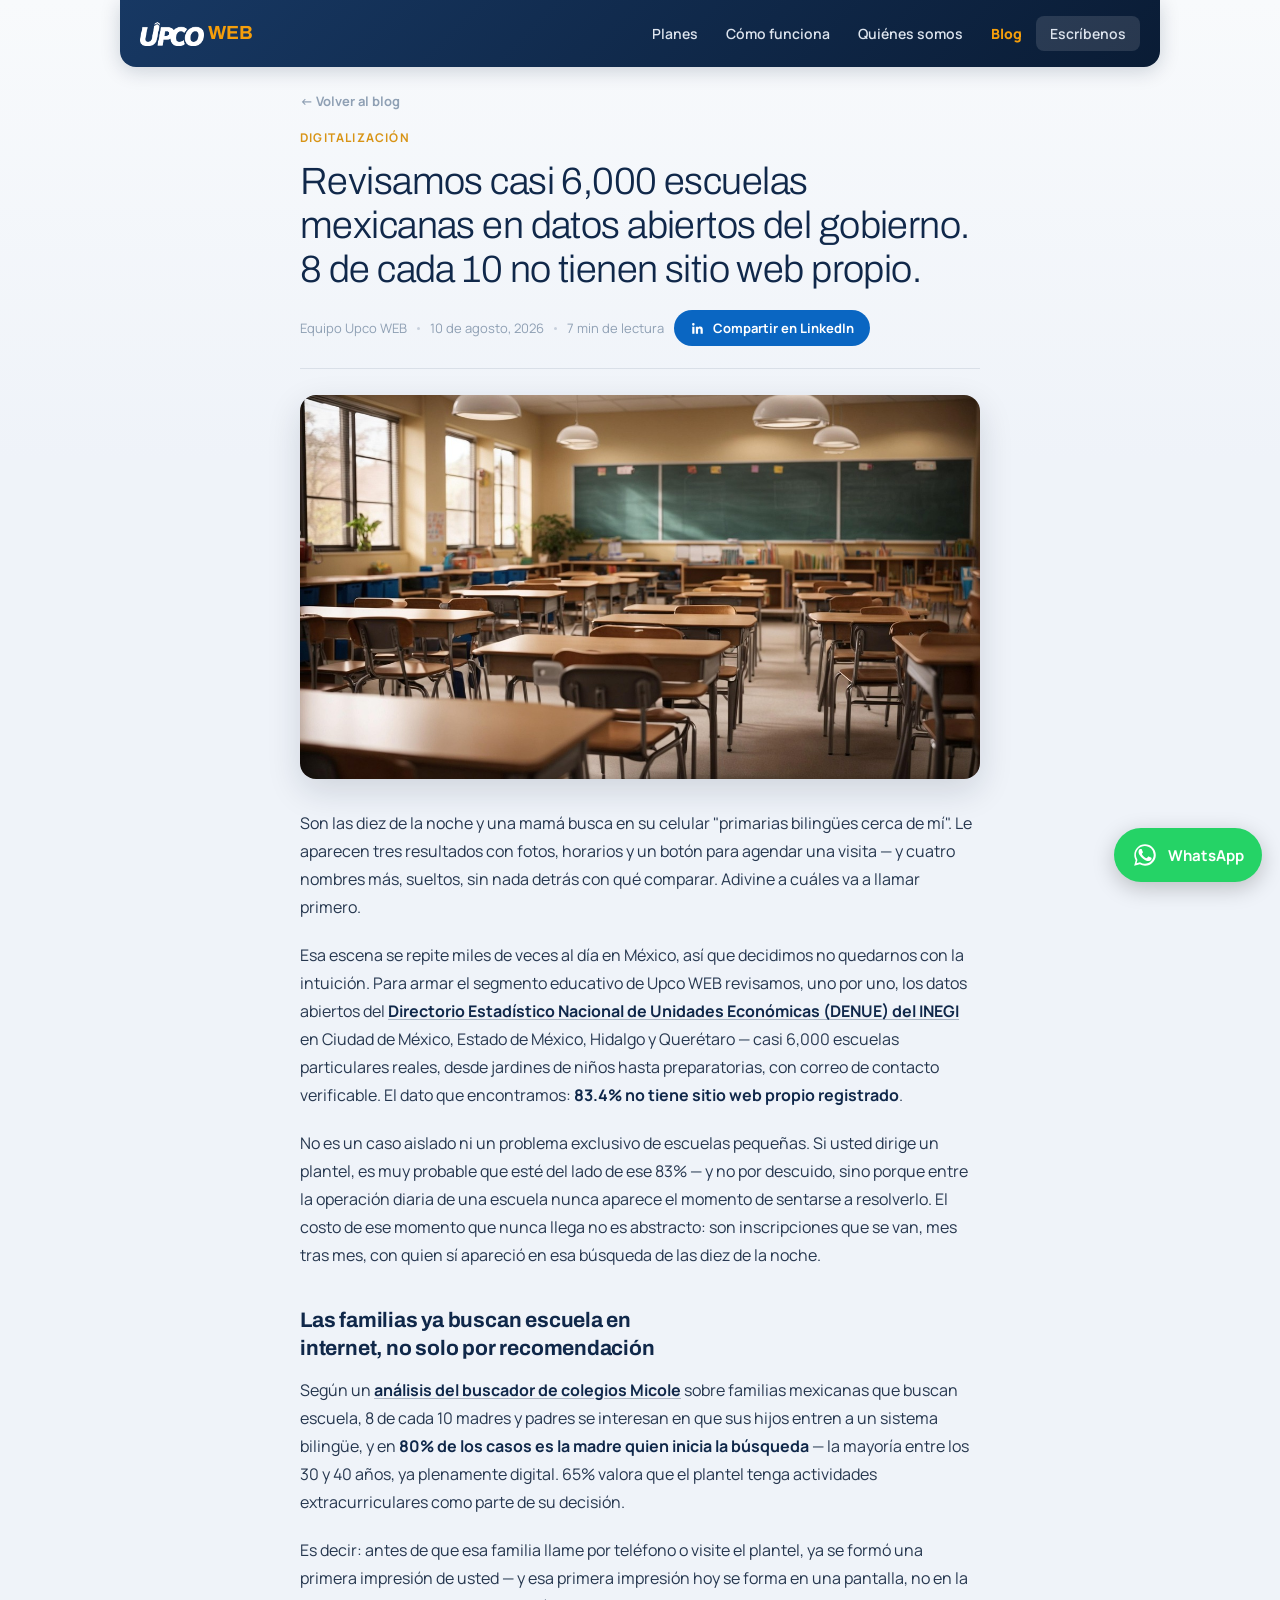
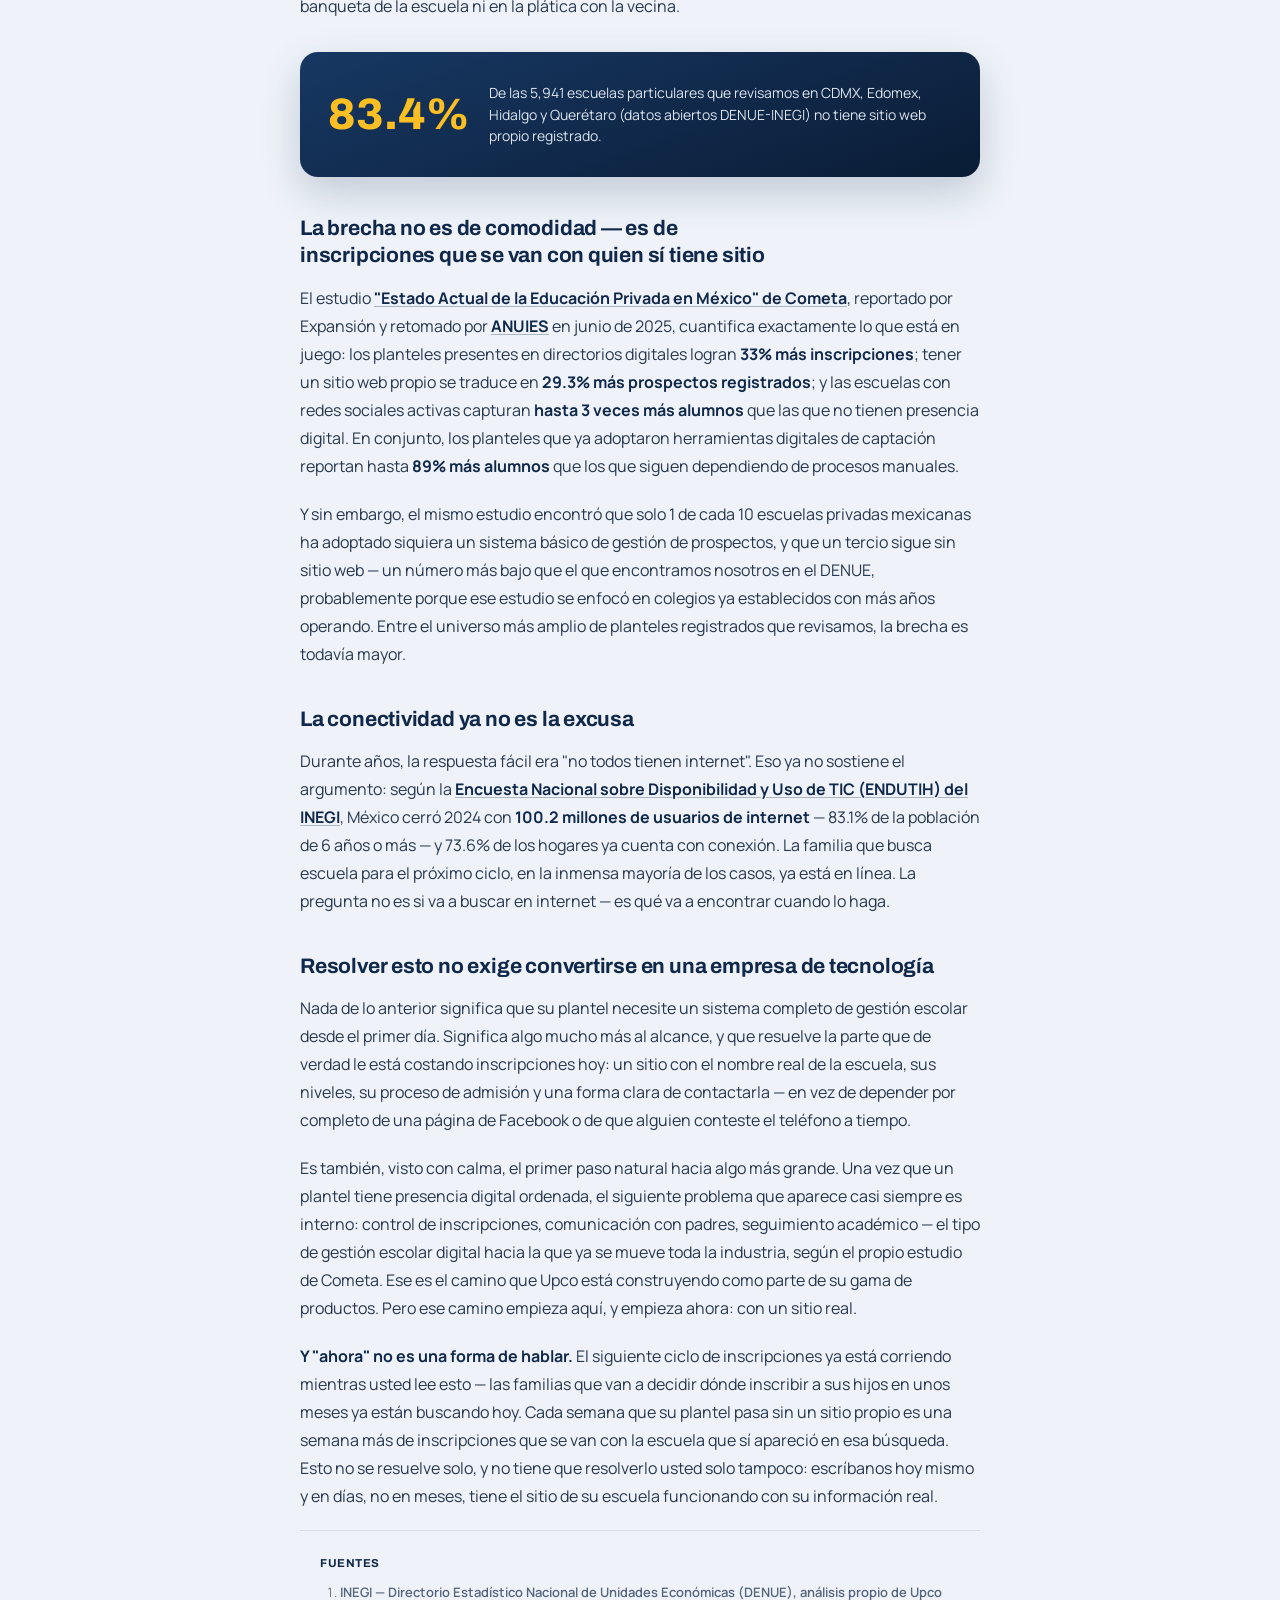
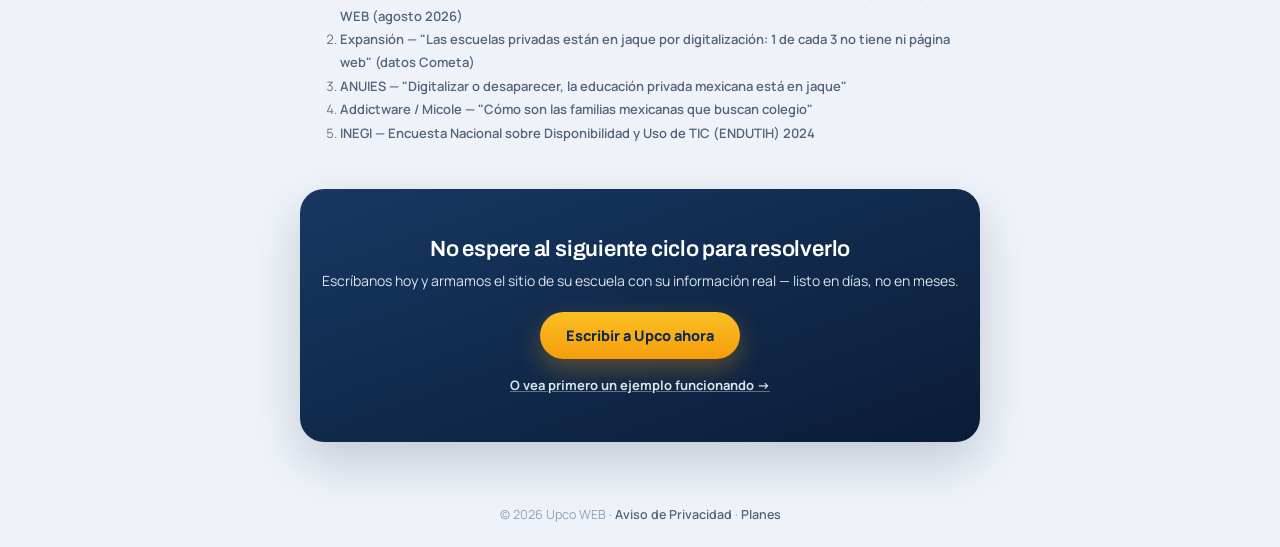
<file: blog/digitalizacion-educacion-mexico/index.html>
<!DOCTYPE html>
<html lang="es-MX">
<head>
<meta charset="UTF-8"/>
<meta name="viewport" content="width=device-width, initial-scale=1.0"/>
<title>Revisamos casi 6,000 escuelas mexicanas en datos abiertos del gobierno. 8 de cada 10 no tienen sitio web propio. — Blog Upco WEB</title>
<meta name="description" content="Cometa, INEGI y un análisis propio del DENUE muestran una brecha real entre dónde ya buscan las familias y dónde están presentes los planteles educativos en México."/>
<link rel="canonical" href="https://web.upco.app/blog/digitalizacion-educacion-mexico/"/>
<meta property="og:type" content="article"/>
<meta property="og:site_name" content="Upco WEB"/>
<meta property="og:locale" content="es_MX"/>
<meta property="og:url" content="https://web.upco.app/blog/digitalizacion-educacion-mexico/"/>
<meta property="og:title" content="Revisamos casi 6,000 escuelas mexicanas en datos abiertos del gobierno. 8 de cada 10 no tienen sitio web propio."/>
<meta property="og:description" content="Cometa, INEGI y un análisis propio del DENUE muestran una brecha real entre dónde ya buscan las familias y dónde están presentes los planteles."/>
<meta property="og:image" content="https://web.upco.app/img/aula-clase.jpg"/>
<meta property="article:published_time" content="2026-08-10T09:00:00-06:00"/>
<meta property="article:author" content="Equipo Upco WEB"/>
<meta name="twitter:card" content="summary_large_image"/>
<link rel="icon" href="../../icon-192.png"/>
<link rel="preconnect" href="https://fonts.googleapis.com"/>
<link rel="preconnect" href="https://fonts.gstatic.com" crossorigin/>
<link href="https://fonts.googleapis.com/css2?family=Archivo:wght@100..900&family=Manrope:wght@400;500;700;800&display=swap" rel="stylesheet"/>
<link rel="stylesheet" href="../../estilos.css"/>
<style>
  *{box-sizing:border-box}
  body{margin:0;font-family:'Manrope',-apple-system,'Segoe UI',Arial,sans-serif;background:linear-gradient(180deg,#F8FAFC 0%,#EFF3F9 460px);color:#0a1c35}
  a{text-decoration:none}
  h1,h2,h3,h4{font-family:'Archivo',sans-serif!important}
  .header{background:linear-gradient(135deg,#173863,#0a1c35);padding:16px 20px;display:flex;align-items:center;justify-content:space-between;flex-wrap:wrap;gap:6px 0;max-width:1040px;margin:0 auto;border-radius:0 0 16px 16px;box-shadow:0 4px 20px rgba(10,28,53,.18)}
  .header>div{display:flex;flex-wrap:wrap;justify-content:flex-end}
  .brand{color:#fff;font-weight:700;font-size:19px;font-family:'Archivo',sans-serif}
  .brand span{color:#F59E0B}
  .navlink{color:#DDE4EE;font-size:14px;font-weight:600;padding:8px 14px;transition:color .15s ease}
  .navlink:hover{color:#fff}
  @media(max-width:560px){.navlink{font-size:13px;padding:7px 9px}}

  .volver{max-width:720px;margin:22px auto 0;padding:0 20px}
  .volver a{font-size:13px;font-weight:700;color:#8FA0B4}
  .volver a:hover{color:#10284A}

  article{max-width:720px;margin:0 auto;padding:18px 20px 0}
  .art-eyebrow{font-size:12px;font-weight:700;letter-spacing:.1em;text-transform:uppercase;color:#D89416;margin:0 0 14px}
  article h1{font-weight:300;font-size:clamp(26px,4.6vw,38px);line-height:1.16;letter-spacing:-.015em;margin:0 0 18px;color:#10284A;text-wrap:balance}
  .art-meta{display:flex;flex-wrap:wrap;align-items:center;gap:10px;font-size:13px;color:#8FA0B4;margin-bottom:26px;padding-bottom:22px;border-bottom:1px solid rgba(16,40,74,.1)}
  .art-meta span.punto{width:3px;height:3px;border-radius:50%;background:#C7D0DC}

  .compartir{display:inline-flex;align-items:center;gap:8px;background:#0A66C2;color:#fff!important;font-size:13px;font-weight:700;padding:9px 16px;border-radius:99px;transition:transform .15s ease,background .15s ease}
  .compartir:hover{background:#084d92;transform:translateY(-1px)}
  .compartir svg{width:15px;height:15px;fill:#fff}
  @media(prefers-reduced-motion:reduce){.compartir{transition:none}.compartir:hover{transform:none}}

  .art-foto{width:100%;border-radius:16px;box-shadow:0 12px 34px rgba(16,28,53,.14);margin-bottom:30px;display:block}

  .cuerpo{font-size:16px;line-height:1.75;color:#26374F}
  .cuerpo p{margin:0 0 20px}
  .cuerpo h2{font-size:21px;font-weight:700;color:#10284A;margin:38px 0 14px;line-height:1.3}
  .cuerpo a{color:#10284A;font-weight:700;text-decoration:underline;text-decoration-color:rgba(16,40,74,.3);text-underline-offset:2px}
  .cuerpo a:hover{text-decoration-color:#10284A}
  .cuerpo ul{margin:0 0 20px;padding-left:20px}
  .cuerpo li{margin-bottom:10px}
  .cuerpo strong{color:#10284A}

  .cifra{background:linear-gradient(160deg,#173863,#0a1c35);border-radius:18px;padding:30px 28px;margin:32px 0;display:grid;grid-template-columns:auto 1fr;gap:20px;align-items:center;box-shadow:0 16px 40px rgba(16,40,74,.2)}
  .cifra .num{font-family:'Archivo',sans-serif;font-size:44px;font-weight:800;color:#FBBF24;line-height:1}
  .cifra p{margin:0;color:#DDE4EE;font-size:14px;line-height:1.55}
  @media(max-width:520px){.cifra{grid-template-columns:1fr;text-align:center}}

  .fuentes{max-width:720px;margin:20px auto 0;padding:26px 20px 0;border-top:1px solid rgba(16,40,74,.1)}
  .fuentes h3{font-size:11.5px;font-weight:700;color:#10284A;margin:0 0 12px;text-transform:uppercase;letter-spacing:.05em}
  .fuentes ol{margin:0;padding-left:20px;font-size:13px;color:#6B7280;line-height:1.8}
  .fuentes a{color:#53647D;font-weight:600;word-break:break-word}
  .fuentes a:hover{color:#10284A}

  .cta-final{background:linear-gradient(160deg,#173863,#0a1c35);padding:48px 20px;text-align:center;border-radius:24px;max-width:720px;margin:44px auto 40px;box-shadow:0 20px 50px rgba(16,40,74,.2)}
  .cta-final h2{color:#fff;font-size:22px;font-weight:600;margin:0 0 10px}
  .cta-final p{color:#DDE4EE;font-size:14px;margin:0 0 22px}
  .boton{display:inline-block;background:linear-gradient(180deg,#FBBF24,#F59E0B);color:#10284A;border-radius:99px;padding:14px 26px;font-size:14.5px;font-weight:800;box-shadow:0 10px 26px rgba(245,158,11,.32);transition:transform .18s ease}
  .boton:hover{transform:translateY(-2px)}
  @media(prefers-reduced-motion:reduce){.boton{transition:none}.boton:hover{transform:none}}

  footer{max-width:1040px;margin:0 auto;padding:24px 20px;text-align:center;font-size:12.5px;color:#8FA0B4}
  footer a{color:#53647D;font-weight:600}
</style>
</head>
<body>

<div class="header">
  <a class="brand" href="../../"><span class="brand-logo"></span> <span>WEB</span></a>
  <div>
    <a class="navlink" href="../../#planes">Planes</a>
    <a class="navlink" href="../../#como-funciona">Cómo funciona</a>
    <a class="navlink" href="../../#nosotros">Quiénes somos</a>
    <a class="navlink" href="../" style="color:#F59E0B;font-weight:800">Blog</a>
    <a class="navlink" href="mailto:hola@upco.app?subject=Quiero%20un%20sitio%20web" style="background:rgba(255,255,255,.12);border-radius:8px">Escríbenos</a>
  </div>
</div>

<div class="volver"><a href="../">← Volver al blog</a></div>

<article>
  <div class="art-eyebrow">Digitalización</div>
  <h1>Revisamos casi 6,000 escuelas mexicanas en datos abiertos del gobierno. 8 de cada 10 no tienen sitio web propio.</h1>
  <div class="art-meta">
    <span>Equipo Upco WEB</span><span class="punto"></span><span>10 de agosto, 2026</span><span class="punto"></span><span>7 min de lectura</span>
    <a class="compartir" target="_blank" rel="noopener" href="https://www.linkedin.com/sharing/share-offsite/?url=https%3A%2F%2Fweb.upco.app%2Fblog%2Fdigitalizacion-educacion-mexico%2F">
      <svg viewBox="0 0 24 24"><path d="M20.45 20.45h-3.55v-5.57c0-1.33-.02-3.03-1.85-3.03-1.85 0-2.14 1.45-2.14 2.94v5.66H9.36V9h3.41v1.56h.05c.47-.9 1.63-1.85 3.36-1.85 3.59 0 4.26 2.36 4.26 5.44v6.3zM5.34 7.43a2.06 2.06 0 1 1 0-4.12 2.06 2.06 0 0 1 0 4.12zM7.12 20.45H3.56V9h3.56v11.45z"/></svg>
      Compartir en LinkedIn
    </a>
  </div>

  <img class="art-foto" src="../../img/aula-clase.jpg" alt="Salón de clases vacío, representando la digitalización pendiente de miles de escuelas mexicanas"/>

  <div class="cuerpo">
    <p>Son las diez de la noche y una mamá busca en su celular "primarias bilingües cerca de mí". Le aparecen tres resultados con fotos, horarios y un botón para agendar una visita — y cuatro nombres más, sueltos, sin nada detrás con qué comparar. Adivine a cuáles va a llamar primero.</p>

    <p>Esa escena se repite miles de veces al día en México, así que decidimos no quedarnos con la intuición. Para armar el segmento educativo de Upco WEB revisamos, uno por uno, los datos abiertos del <a href="https://www.inegi.org.mx/app/mapa/denue/" target="_blank" rel="noopener">Directorio Estadístico Nacional de Unidades Económicas (DENUE) del INEGI</a> en Ciudad de México, Estado de México, Hidalgo y Querétaro — casi 6,000 escuelas particulares reales, desde jardines de niños hasta preparatorias, con correo de contacto verificable. El dato que encontramos: <strong>83.4% no tiene sitio web propio registrado</strong>.</p>

    <p>No es un caso aislado ni un problema exclusivo de escuelas pequeñas. Si usted dirige un plantel, es muy probable que esté del lado de ese 83% — y no por descuido, sino porque entre la operación diaria de una escuela nunca aparece el momento de sentarse a resolverlo. El costo de ese momento que nunca llega no es abstracto: son inscripciones que se van, mes tras mes, con quien sí apareció en esa búsqueda de las diez de la noche.</p>

    <h2>Las familias ya buscan escuela en internet, no solo por recomendación</h2>
    <p>Según un <a href="https://addictware.com.mx/ti-en-numeros/estudios/14919-como-son-las-familias-mexicanas-que-buscan-colegio" target="_blank" rel="noopener">análisis del buscador de colegios Micole</a> sobre familias mexicanas que buscan escuela, 8 de cada 10 madres y padres se interesan en que sus hijos entren a un sistema bilingüe, y en <strong>80% de los casos es la madre quien inicia la búsqueda</strong> — la mayoría entre los 30 y 40 años, ya plenamente digital. 65% valora que el plantel tenga actividades extracurriculares como parte de su decisión.</p>

    <p>Es decir: antes de que esa familia llame por teléfono o visite el plantel, ya se formó una primera impresión de usted — y esa primera impresión hoy se forma en una pantalla, no en la banqueta de la escuela ni en la plática con la vecina.</p>

    <div class="cifra">
      <div class="num">83.4%</div>
      <p>De las 5,941 escuelas particulares que revisamos en CDMX, Edomex, Hidalgo y Querétaro (datos abiertos DENUE-INEGI) no tiene sitio web propio registrado.</p>
    </div>

    <h2>La brecha no es de comodidad — es de inscripciones que se van con quien sí tiene sitio</h2>
    <p>El estudio <a href="https://expansion.mx/tecnologia/2025/06/04/escuelas-privadas-estan-en-jaque-digitalizacion" target="_blank" rel="noopener">"Estado Actual de la Educación Privada en México" de Cometa</a>, reportado por Expansión y retomado por <a href="https://www.anuies.mx/noticias_ies/digitalizar-o-desaparecer-la-educacin-privada-mexicana-est-en-jaque" target="_blank" rel="noopener">ANUIES</a> en junio de 2025, cuantifica exactamente lo que está en juego: los planteles presentes en directorios digitales logran <strong>33% más inscripciones</strong>; tener un sitio web propio se traduce en <strong>29.3% más prospectos registrados</strong>; y las escuelas con redes sociales activas capturan <strong>hasta 3 veces más alumnos</strong> que las que no tienen presencia digital. En conjunto, los planteles que ya adoptaron herramientas digitales de captación reportan hasta <strong>89% más alumnos</strong> que los que siguen dependiendo de procesos manuales.</p>

    <p>Y sin embargo, el mismo estudio encontró que solo 1 de cada 10 escuelas privadas mexicanas ha adoptado siquiera un sistema básico de gestión de prospectos, y que un tercio sigue sin sitio web — un número más bajo que el que encontramos nosotros en el DENUE, probablemente porque ese estudio se enfocó en colegios ya establecidos con más años operando. Entre el universo más amplio de planteles registrados que revisamos, la brecha es todavía mayor.</p>

    <h2>La conectividad ya no es la excusa</h2>
    <p>Durante años, la respuesta fácil era "no todos tienen internet". Eso ya no sostiene el argumento: según la <a href="https://www.inegi.org.mx/contenidos/saladeprensa/boletines/2025/endutih/ENDUTIH_24.pdf" target="_blank" rel="noopener">Encuesta Nacional sobre Disponibilidad y Uso de TIC (ENDUTIH) del INEGI</a>, México cerró 2024 con <strong>100.2 millones de usuarios de internet</strong> — 83.1% de la población de 6 años o más — y 73.6% de los hogares ya cuenta con conexión. La familia que busca escuela para el próximo ciclo, en la inmensa mayoría de los casos, ya está en línea. La pregunta no es si va a buscar en internet — es qué va a encontrar cuando lo haga.</p>

    <h2>Resolver esto no exige convertirse en una empresa de tecnología</h2>
    <p>Nada de lo anterior significa que su plantel necesite un sistema completo de gestión escolar desde el primer día. Significa algo mucho más al alcance, y que resuelve la parte que de verdad le está costando inscripciones hoy: un sitio con el nombre real de la escuela, sus niveles, su proceso de admisión y una forma clara de contactarla — en vez de depender por completo de una página de Facebook o de que alguien conteste el teléfono a tiempo.</p>

    <p>Es también, visto con calma, el primer paso natural hacia algo más grande. Una vez que un plantel tiene presencia digital ordenada, el siguiente problema que aparece casi siempre es interno: control de inscripciones, comunicación con padres, seguimiento académico — el tipo de gestión escolar digital hacia la que ya se mueve toda la industria, según el propio estudio de Cometa. Ese es el camino que Upco está construyendo como parte de su gama de productos. Pero ese camino empieza aquí, y empieza ahora: con un sitio real.</p>

    <p><strong>Y "ahora" no es una forma de hablar.</strong> El siguiente ciclo de inscripciones ya está corriendo mientras usted lee esto — las familias que van a decidir dónde inscribir a sus hijos en unos meses ya están buscando hoy. Cada semana que su plantel pasa sin un sitio propio es una semana más de inscripciones que se van con la escuela que sí apareció en esa búsqueda. Esto no se resuelve solo, y no tiene que resolverlo usted solo tampoco: escríbanos hoy mismo y en días, no en meses, tiene el sitio de su escuela funcionando con su información real.</p>
  </div>

  <div class="fuentes">
    <h3>Fuentes</h3>
    <ol>
      <li><a href="https://www.inegi.org.mx/app/mapa/denue/" target="_blank" rel="noopener">INEGI — Directorio Estadístico Nacional de Unidades Económicas (DENUE), análisis propio de Upco WEB (agosto 2026)</a></li>
      <li><a href="https://expansion.mx/tecnologia/2025/06/04/escuelas-privadas-estan-en-jaque-digitalizacion" target="_blank" rel="noopener">Expansión — "Las escuelas privadas están en jaque por digitalización: 1 de cada 3 no tiene ni página web" (datos Cometa)</a></li>
      <li><a href="https://www.anuies.mx/noticias_ies/digitalizar-o-desaparecer-la-educacin-privada-mexicana-est-en-jaque" target="_blank" rel="noopener">ANUIES — "Digitalizar o desaparecer, la educación privada mexicana está en jaque"</a></li>
      <li><a href="https://addictware.com.mx/ti-en-numeros/estudios/14919-como-son-las-familias-mexicanas-que-buscan-colegio" target="_blank" rel="noopener">Addictware / Micole — "Cómo son las familias mexicanas que buscan colegio"</a></li>
      <li><a href="https://www.inegi.org.mx/contenidos/saladeprensa/boletines/2025/endutih/ENDUTIH_24.pdf" target="_blank" rel="noopener">INEGI — Encuesta Nacional sobre Disponibilidad y Uso de TIC (ENDUTIH) 2024</a></li>
    </ol>
  </div>

  <div class="cta-final">
    <h2>No espere al siguiente ciclo para resolverlo</h2>
    <p>Escríbanos hoy y armamos el sitio de su escuela con su información real — listo en días, no en meses.</p>
    <a class="boton" href="mailto:hola@upco.app?subject=Quiero%20un%20sitio%20para%20mi%20escuela">Escribir a Upco ahora</a>
    <p style="margin:16px 0 0"><a href="../../demos/escuelas/" style="color:#DDE4EE;font-size:13px;font-weight:700;text-decoration:underline;text-decoration-color:rgba(255,255,255,.35)">O vea primero un ejemplo funcionando →</a></p>
  </div>
</article>

<footer>
  © 2026 Upco WEB · <a href="../../terminos/">Aviso de Privacidad</a> · <a href="../../#planes">Planes</a>
</footer>

<a class="wa-flotante" href="https://wa.me/525533489140?text=Hola%2C%20vi%20su%20sitio%20y%20quiero%20informaci%C3%B3n%20sobre%20Upco%20WEB" target="_blank" rel="noopener" aria-label="Escribirnos por WhatsApp">
  <svg viewBox="0 0 24 24" fill="currentColor" aria-hidden="true"><path d="M17.47 14.38c-.3-.15-1.75-.86-2.02-.96-.27-.1-.47-.15-.67.15-.2.3-.77.96-.94 1.16-.17.2-.35.22-.64.07-.3-.15-1.25-.46-2.38-1.47-.88-.78-1.47-1.75-1.65-2.05-.17-.3-.02-.46.13-.6.13-.13.3-.35.45-.52.15-.17.2-.3.3-.5.1-.2.05-.37-.02-.52-.08-.15-.67-1.6-.92-2.2-.24-.58-.49-.5-.67-.51h-.57c-.2 0-.52.07-.79.37-.27.3-1.04 1.01-1.04 2.47s1.06 2.86 1.21 3.06c.15.2 2.1 3.2 5.08 4.49.71.3 1.26.49 1.69.63.71.22 1.36.19 1.87.12.57-.09 1.75-.72 2-1.41.25-.69.25-1.28.17-1.41-.07-.13-.27-.2-.57-.35z"/><path d="M12.04 2C6.58 2 2.13 6.45 2.13 11.91c0 1.75.46 3.45 1.32 4.95L2 22l5.25-1.38c1.45.79 3.08 1.21 4.79 1.21h.01c5.46 0 9.91-4.45 9.91-9.91C21.96 6.45 17.5 2 12.04 2zm0 18.13h-.01c-1.52 0-3.01-.41-4.31-1.18l-.31-.18-3.2.84.85-3.12-.2-.32a8.2 8.2 0 0 1-1.26-4.36c0-4.54 3.7-8.23 8.24-8.23 2.2 0 4.27.86 5.83 2.41a8.19 8.19 0 0 1 2.41 5.83c0 4.54-3.7 8.31-8.24 8.31z"/></svg>
  <span class="wa-texto">WhatsApp</span>
</a>
</body>
</html>
</file>
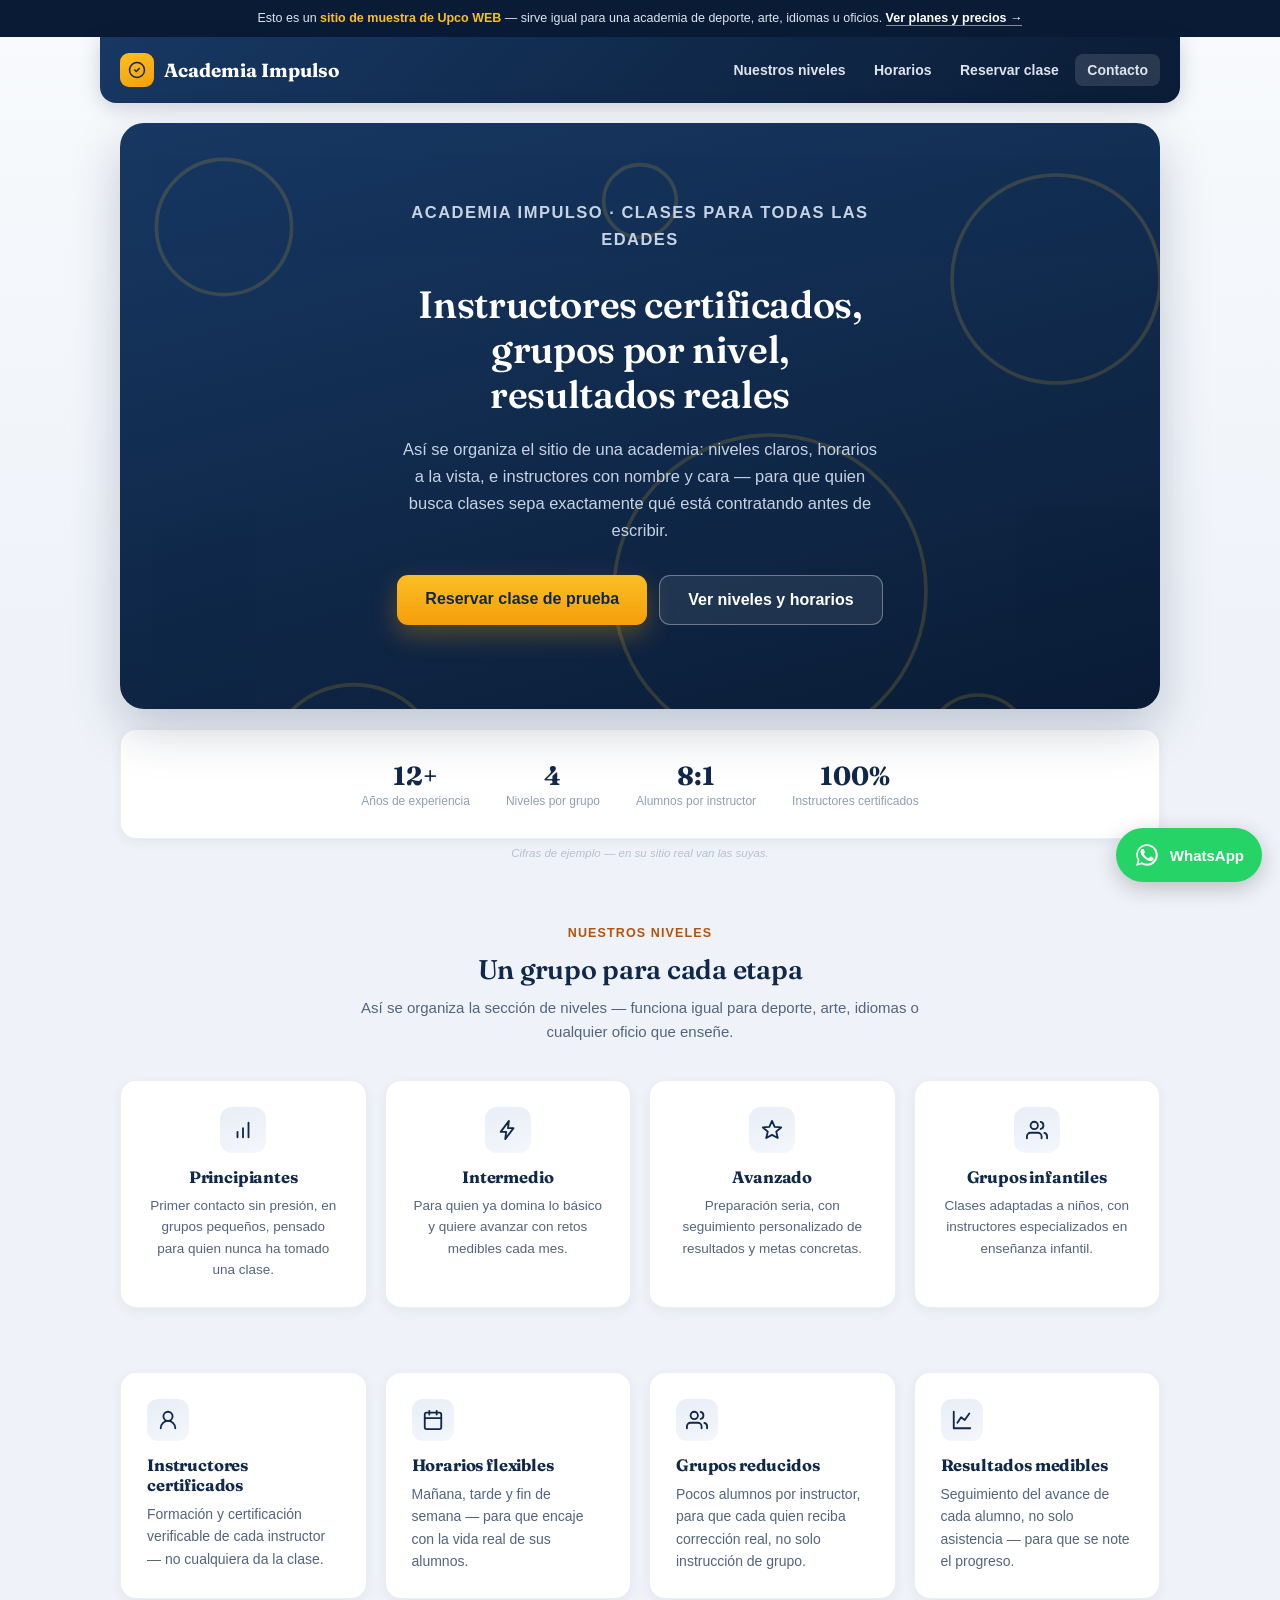
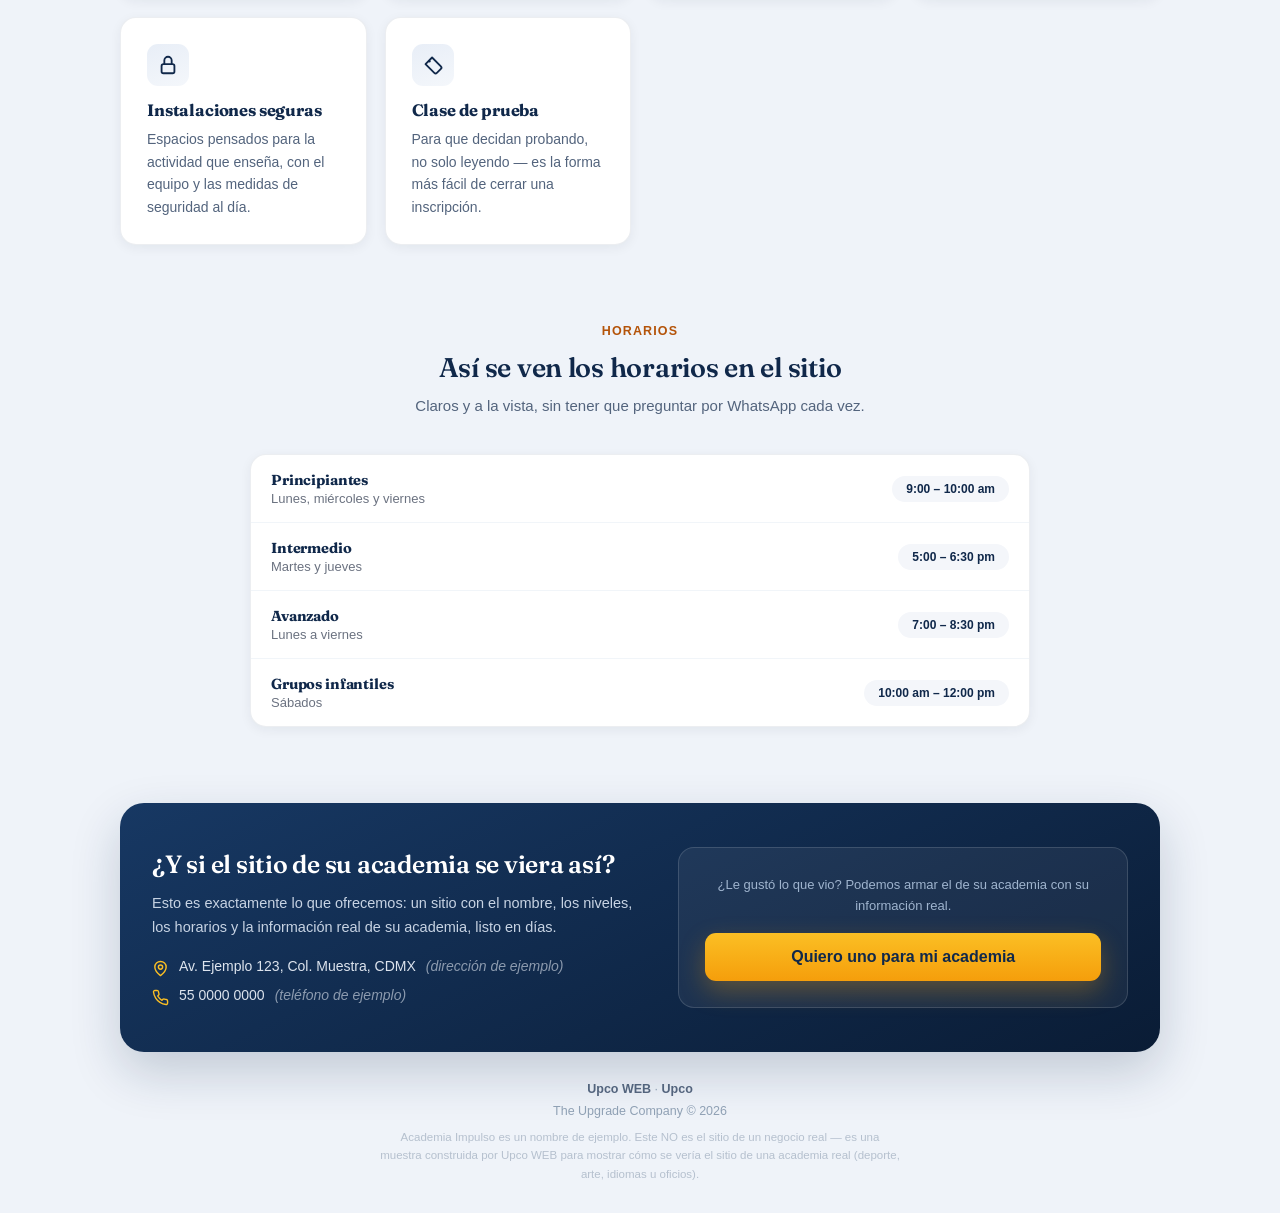
<file: demos/academias/index.html>
<!DOCTYPE html>
<html lang="es-MX">
<head>
<meta charset="UTF-8"/>
<meta name="viewport" content="width=device-width, initial-scale=1.0"/>
<title>Academia Impulso — sitio de muestra de Upco WEB</title>
<meta name="description" content="Sitio de muestra de Upco WEB para academias de deporte, arte, idiomas y oficios: así se vería el sitio de su academia."/>
<meta name="robots" content="noindex, nofollow"/>
<link rel="icon" href="../../icon-192.png"/>
<link rel="preconnect" href="https://fonts.googleapis.com"/>
<link rel="preconnect" href="https://fonts.gstatic.com" crossorigin/>
<link href="https://fonts.googleapis.com/css2?family=Fraunces:opsz,wght@9..144,500;9..144,600;9..144,700&display=swap" rel="stylesheet"/>
<link rel="stylesheet" href="../../estilos.css"/>
<style>
*{box-sizing:border-box}
html{scroll-behavior:smooth}
body{margin:0;font-family:'Segoe UI',Arial,sans-serif;background:linear-gradient(180deg,#F8FAFC 0%,#EFF3F9 620px);color:#0a1c35;overflow-x:hidden}
a{text-decoration:none}
img{max-width:100%;display:block}

.js .reveal{opacity:0;transform:translateY(20px)}
.reveal{transition:opacity .55s ease,transform .55s cubic-bezier(.2,.7,.3,1)}
.reveal.visible{opacity:1;transform:none}
@media(prefers-reduced-motion:reduce){html{scroll-behavior:auto}.js .reveal{opacity:1;transform:none}.reveal{transition:none}}

/* ── Cinta de "esto es un demo" ── */
.cintaDemo{background:#0a1c35;color:#DDE4EE;font-size:12.5px;text-align:center;padding:9px 16px;line-height:1.5}
.cintaDemo b{color:#FBBF24}
.cintaDemo a{color:#fff;border-bottom:1.5px solid rgba(255,255,255,.5);font-weight:700}

/* ── Encabezado ── */
.header{background:linear-gradient(135deg,#173863,#0a1c35);padding:16px 20px;display:flex;align-items:center;justify-content:space-between;max-width:1080px;margin:0 auto;border-radius:0 0 16px 16px;box-shadow:0 4px 20px rgba(10,28,53,.18);gap:12px;flex-wrap:wrap}
.brand{color:#fff;font-weight:700;font-size:19px;font-family:var(--font-display);display:flex;align-items:center;gap:10px}
.brand .marca-icono{width:34px;height:34px;border-radius:9px;background:linear-gradient(160deg,#FBBF24,#F59E0B);display:flex;align-items:center;justify-content:center;color:#10284A;flex-shrink:0}
.navlink{color:#DDE4EE;font-size:14px;font-weight:600;padding:8px 12px;white-space:nowrap}
.navlink:hover{color:#fff}
.nav-cta{background:rgba(255,255,255,.12);border-radius:8px}

/* ── Hero ── */
.heroWrap{max-width:1080px;margin:20px auto 0;padding:0 20px}
.hero{position:relative;overflow:hidden;isolation:isolate;margin:0 auto;padding:76px 24px;text-align:center;border-radius:24px;box-shadow:0 20px 50px rgba(16,40,74,.22);background:linear-gradient(165deg,#173863 0%,#0a1c35 100%)}
.hero .patron{position:absolute;inset:0;opacity:.16;z-index:0}
.hero>*{position:relative;z-index:1}
.hero-categoria{font-size:12.5px;font-weight:700;letter-spacing:.09em;text-transform:uppercase;color:#9FB4CE;margin:0 0 10px}
.hero h1{color:#fff;font-size:38px;font-weight:600;line-height:1.18;margin:0 0 18px;max-width:22ch;margin-left:auto;margin-right:auto}
.hero p{font-size:16.5px;color:#C7D3E3;line-height:1.65;margin:0 0 30px;max-width:52ch;margin-left:auto;margin-right:auto}
.cta-row{display:flex;flex-wrap:wrap;gap:12px;justify-content:center;margin-bottom:8px}
.boton{display:inline-block;background:linear-gradient(180deg,#FBBF24,#F59E0B);color:#10284A;border-radius:11px;padding:15px 28px;font-size:16px;font-weight:700;box-shadow:0 10px 26px rgba(245,158,11,.3);transition:transform .15s ease,box-shadow .15s ease}
.boton:hover{transform:translateY(-2px);box-shadow:0 14px 32px rgba(245,158,11,.36)}
.boton-sec{display:inline-block;background:rgba(255,255,255,.08);color:#fff;border:1.5px solid rgba(255,255,255,.35);border-radius:11px;padding:15px 28px;font-size:16px;font-weight:700;transition:transform .15s ease,box-shadow .15s ease}
.boton-sec:hover{transform:translateY(-2px);border-color:rgba(255,255,255,.6)}
@media(prefers-reduced-motion:reduce){.boton,.boton-sec,.navlink{transition:none}.boton:hover,.boton-sec:hover{transform:none}}
@media(max-width:600px){.hero{padding:56px 20px}.hero h1{font-size:29px}}

/* ── Barra de confianza (contenido de ejemplo) ── */
.confianza{max-width:1080px;margin:0 auto;padding:0 20px}
.confianza-fila{display:flex;justify-content:center;gap:36px;flex-wrap:wrap;padding:30px 20px;margin-top:20px;background:#fff;border-radius:16px;border:1px solid rgba(16,40,74,.08);box-shadow:0 3px 12px rgba(16,28,53,.06)}
.confianza-dato{text-align:center}
.confianza-dato .n{font-family:var(--font-display);font-size:26px;font-weight:700;color:#10284A}
.confianza-dato .k{font-size:12px;color:#8FA0B4;margin-top:2px}
.confianza-nota{text-align:center;font-size:11.5px;color:#B5C0CE;margin-top:8px;font-style:italic}

/* ── Niveles ── */
.niveles{max-width:1080px;margin:64px auto 0;padding:0 20px}
.sec-titulo{text-align:center;max-width:600px;margin:0 auto 36px}
.sec-titulo .eyebrow{font-size:12.5px;font-weight:700;letter-spacing:.09em;text-transform:uppercase;color:#B45309;margin:0 0 10px}
.sec-titulo h2{font-size:27px;font-weight:600;color:#10284A;margin:0 0 10px}
.sec-titulo p{font-size:15px;color:#53647D;line-height:1.6;margin:0}
.grid-niveles{display:grid;grid-template-columns:repeat(auto-fit,minmax(220px,1fr));gap:18px}
.ncard{background:#fff;border:1px solid rgba(16,40,74,.08);border-radius:16px;padding:26px;box-shadow:0 3px 12px rgba(16,28,53,.06);text-align:center}
.ncard .ficon{width:46px;height:46px;border-radius:12px;background:linear-gradient(160deg,#E8EEF7,#F4F7FB);display:flex;align-items:center;justify-content:center;margin:0 auto 14px;color:#10284A}
.ncard h3{font-size:16.5px;font-weight:700;margin:0 0 8px;color:#10284A}
.ncard p{font-size:13.5px;color:#53647D;line-height:1.6;margin:0}

/* ── Beneficios ── */
.features{max-width:1080px;margin:64px auto 0;padding:0 20px;display:grid;grid-template-columns:repeat(auto-fit,minmax(240px,1fr));gap:18px}
.fcard{background:#fff;border:1px solid rgba(16,40,74,.08);border-radius:16px;padding:26px;box-shadow:0 3px 12px rgba(16,28,53,.06)}
.ficon{width:42px;height:42px;border-radius:11px;background:linear-gradient(160deg,#E8EEF7,#F4F7FB);display:flex;align-items:center;justify-content:center;margin-bottom:14px;color:#10284A}
.fcard h3{font-size:16.5px;font-weight:700;margin:0 0 8px;color:#10284A}
.fcard p{font-size:14px;color:#53647D;line-height:1.6;margin:0}

/* ── Horarios ── */
.horarios{max-width:820px;margin:76px auto 0;padding:0 20px}
.horarios-lista{background:#fff;border-radius:16px;border:1px solid rgba(16,40,74,.08);box-shadow:0 3px 12px rgba(16,28,53,.06);overflow:hidden}
.horario-item{display:flex;gap:16px;align-items:center;justify-content:space-between;padding:16px 20px;border-bottom:1px solid #f1f5f9}
.horario-item:last-child{border-bottom:none}
.horario-item h4{font-size:14.5px;font-weight:700;color:#10284A;margin:0}
.horario-item p{font-size:13px;color:#6B7280;margin:2px 0 0}
.horario-item .badge{flex-shrink:0;font-size:12px;font-weight:700;color:#10284A;background:#F4F6FA;border-radius:20px;padding:6px 14px}

/* ── Contacto ── */
.contacto{max-width:1080px;margin:76px auto 0;padding:0 20px}
.contacto-card{background:linear-gradient(155deg,#173863,#0a1c35);border-radius:24px;padding:44px 32px;box-shadow:0 20px 50px rgba(16,40,74,.2);display:grid;grid-template-columns:1.1fr 1fr;gap:32px;align-items:center}
@media(max-width:760px){.contacto-card{grid-template-columns:1fr}}
.contacto-card h2{color:#fff;font-size:25px;font-weight:600;margin:0 0 12px;line-height:1.25}
.contacto-card p{color:#C7D3E3;font-size:14.5px;line-height:1.65;margin:0 0 18px}
.datos-contacto{color:#DDE4EE;font-size:14px;display:flex;flex-direction:column;gap:10px}
.datos-contacto div{display:flex;gap:10px;align-items:flex-start}
.datos-contacto svg{flex-shrink:0;margin-top:2px;color:#FBBF24}
.avisoBox{background:rgba(255,255,255,.06);border:1.5px solid rgba(255,255,255,.14);border-radius:16px;padding:26px;text-align:center}
.avisoBox p{color:#9FB4CE;font-size:13px;margin:0 0 16px}

footer{max-width:1080px;margin:0 auto;padding:30px 20px;text-align:center;font-size:12.5px;color:#8FA0B4}
footer .footlinks{margin-bottom:8px}
footer a{color:#53647D;font-weight:600}
footer a:hover{color:#10284A}
footer .aviso-pie{max-width:520px;margin:10px auto 0;font-size:11.5px;color:#B5C0CE;line-height:1.6}
</style>
</head>
<body>

<div class="cintaDemo">
  Esto es un <b>sitio de muestra de Upco WEB</b> — sirve igual para una academia de deporte, arte, idiomas u oficios.
  <a href="https://web.upco.app" target="_blank" rel="noopener">Ver planes y precios →</a>
</div>

<div class="header">
  <a class="brand" href="#">
    <span class="marca-icono"><svg width="18" height="18" viewBox="0 0 24 24" fill="none" stroke="currentColor" stroke-width="2" stroke-linecap="round" stroke-linejoin="round"><circle cx="12" cy="12" r="10"/><path d="m9 12 2 2 4-4"/></svg></span>
    Academia Impulso
  </a>
  <div>
    <a class="navlink" href="#clases">Nuestros niveles</a>
    <a class="navlink" href="#horarios">Horarios</a>
    <a class="navlink" href="#contacto">Reservar clase</a>
    <a class="navlink nav-cta" href="#contacto">Contacto</a>
  </div>
</div>

<div class="heroWrap">
  <section class="hero">
    <svg class="patron" viewBox="0 0 400 300" preserveAspectRatio="xMidYMid slice" xmlns="http://www.w3.org/2000/svg">
      <g fill="none" stroke="#FBBF24" stroke-width="1.4">
        <circle cx="40" cy="40" r="26"/><circle cx="360" cy="60" r="40"/><circle cx="90" cy="250" r="34"/>
        <circle cx="330" cy="240" r="20"/><circle cx="200" cy="30" r="14"/><circle cx="250" cy="180" r="60"/>
      </g>
    </svg>
    <p class="hero-categoria">Academia Impulso · Clases para todas las edades</p>
    <h1>Instructores certificados, grupos por nivel, resultados reales</h1>
    <p>Así se organiza el sitio de una academia: niveles claros, horarios a la vista, e instructores con nombre y cara — para que quien busca clases sepa exactamente qué está contratando antes de escribir.</p>
    <div class="cta-row">
      <a class="boton" href="#contacto">Reservar clase de prueba</a>
      <a class="boton-sec" href="#clases">Ver niveles y horarios</a>
    </div>
  </section>
</div>

<div class="confianza reveal">
  <div class="confianza-fila">
    <div class="confianza-dato"><div class="n">12+</div><div class="k">Años de experiencia</div></div>
    <div class="confianza-dato"><div class="n">4</div><div class="k">Niveles por grupo</div></div>
    <div class="confianza-dato"><div class="n">8:1</div><div class="k">Alumnos por instructor</div></div>
    <div class="confianza-dato"><div class="n">100%</div><div class="k">Instructores certificados</div></div>
  </div>
  <p class="confianza-nota">Cifras de ejemplo — en su sitio real van las suyas.</p>
</div>

<div class="niveles" id="clases">
  <div class="sec-titulo reveal">
    <p class="eyebrow">Nuestros niveles</p>
    <h2>Un grupo para cada etapa</h2>
    <p>Así se organiza la sección de niveles — funciona igual para deporte, arte, idiomas o cualquier oficio que enseñe.</p>
  </div>
  <div class="grid-niveles">
    <div class="ncard reveal">
      <div class="ficon"><svg width="22" height="22" viewBox="0 0 24 24" fill="none" stroke="currentColor" stroke-width="2" stroke-linecap="round" stroke-linejoin="round"><path d="M12 20V10M18 20V4M6 20v-6"/></svg></div>
      <h3>Principiantes</h3>
      <p>Primer contacto sin presión, en grupos pequeños, pensado para quien nunca ha tomado una clase.</p>
    </div>
    <div class="ncard reveal">
      <div class="ficon"><svg width="22" height="22" viewBox="0 0 24 24" fill="none" stroke="currentColor" stroke-width="2" stroke-linecap="round" stroke-linejoin="round"><path d="M13 2 4 14h6l-1 8 9-12h-6z"/></svg></div>
      <h3>Intermedio</h3>
      <p>Para quien ya domina lo básico y quiere avanzar con retos medibles cada mes.</p>
    </div>
    <div class="ncard reveal">
      <div class="ficon"><svg width="22" height="22" viewBox="0 0 24 24" fill="none" stroke="currentColor" stroke-width="2" stroke-linecap="round" stroke-linejoin="round"><path d="m12 2 2.9 6.6 7.1.6-5.4 4.6 1.7 6.9L12 17.3 5.7 20.7l1.7-6.9L2 9.2l7.1-.6z"/></svg></div>
      <h3>Avanzado</h3>
      <p>Preparación seria, con seguimiento personalizado de resultados y metas concretas.</p>
    </div>
    <div class="ncard reveal">
      <div class="ficon"><svg width="22" height="22" viewBox="0 0 24 24" fill="none" stroke="currentColor" stroke-width="2" stroke-linecap="round" stroke-linejoin="round"><path d="M17 21v-2a4 4 0 0 0-4-4H5a4 4 0 0 0-4 4v2"/><circle cx="9" cy="7" r="4"/><path d="M23 21v-2a4 4 0 0 0-3-3.87M16 3.13a4 4 0 0 1 0 7.75"/></svg></div>
      <h3>Grupos infantiles</h3>
      <p>Clases adaptadas a niños, con instructores especializados en enseñanza infantil.</p>
    </div>
  </div>
</div>

<section class="features">
  <div class="fcard reveal">
    <div class="ficon"><svg width="22" height="22" viewBox="0 0 24 24" fill="none" stroke="currentColor" stroke-width="2" stroke-linecap="round" stroke-linejoin="round"><circle cx="12" cy="8" r="5"/><path d="M20 21a8 8 0 1 0-16 0"/></svg></div>
    <h3>Instructores certificados</h3>
    <p>Formación y certificación verificable de cada instructor — no cualquiera da la clase.</p>
  </div>
  <div class="fcard reveal">
    <div class="ficon"><svg width="22" height="22" viewBox="0 0 24 24" fill="none" stroke="currentColor" stroke-width="2" stroke-linecap="round" stroke-linejoin="round"><rect x="3" y="4" width="18" height="18" rx="2"/><path d="M16 2v4M8 2v4M3 10h18"/></svg></div>
    <h3>Horarios flexibles</h3>
    <p>Mañana, tarde y fin de semana — para que encaje con la vida real de sus alumnos.</p>
  </div>
  <div class="fcard reveal">
    <div class="ficon"><svg width="22" height="22" viewBox="0 0 24 24" fill="none" stroke="currentColor" stroke-width="2" stroke-linecap="round" stroke-linejoin="round"><path d="M17 21v-2a4 4 0 0 0-4-4H5a4 4 0 0 0-4 4v2"/><circle cx="9" cy="7" r="4"/><path d="M23 21v-2a4 4 0 0 0-3-3.87M16 3.13a4 4 0 0 1 0 7.75"/></svg></div>
    <h3>Grupos reducidos</h3>
    <p>Pocos alumnos por instructor, para que cada quien reciba corrección real, no solo instrucción de grupo.</p>
  </div>
  <div class="fcard reveal">
    <div class="ficon"><svg width="22" height="22" viewBox="0 0 24 24" fill="none" stroke="currentColor" stroke-width="2" stroke-linecap="round" stroke-linejoin="round"><path d="M3 3v18h18"/><path d="M7 15 11 9l4 3 5-7"/></svg></div>
    <h3>Resultados medibles</h3>
    <p>Seguimiento del avance de cada alumno, no solo asistencia — para que se note el progreso.</p>
  </div>
  <div class="fcard reveal">
    <div class="ficon"><svg width="22" height="22" viewBox="0 0 24 24" fill="none" stroke="currentColor" stroke-width="2" stroke-linecap="round" stroke-linejoin="round"><rect x="5" y="11" width="14" height="10" rx="2"/><path d="M8 11V7a4 4 0 0 1 8 0v4"/></svg></div>
    <h3>Instalaciones seguras</h3>
    <p>Espacios pensados para la actividad que enseña, con el equipo y las medidas de seguridad al día.</p>
  </div>
  <div class="fcard reveal">
    <div class="ficon"><svg width="22" height="22" viewBox="0 0 24 24" fill="none" stroke="currentColor" stroke-width="2" stroke-linecap="round" stroke-linejoin="round"><path d="M20.59 13.41 11 3.83 3.83 11 13.41 20.59a2 2 0 0 0 2.82 0l4.36-4.36a2 2 0 0 0 0-2.82Z"/><circle cx="8" cy="8" r="1.4" fill="currentColor" stroke="none"/></svg></div>
    <h3>Clase de prueba</h3>
    <p>Para que decidan probando, no solo leyendo — es la forma más fácil de cerrar una inscripción.</p>
  </div>
</section>

<div class="horarios" id="horarios">
  <div class="sec-titulo reveal">
    <p class="eyebrow">Horarios</p>
    <h2>Así se ven los horarios en el sitio</h2>
    <p>Claros y a la vista, sin tener que preguntar por WhatsApp cada vez.</p>
  </div>
  <div class="horarios-lista reveal">
    <div class="horario-item">
      <div><h4>Principiantes</h4><p>Lunes, miércoles y viernes</p></div>
      <span class="badge">9:00 – 10:00 am</span>
    </div>
    <div class="horario-item">
      <div><h4>Intermedio</h4><p>Martes y jueves</p></div>
      <span class="badge">5:00 – 6:30 pm</span>
    </div>
    <div class="horario-item">
      <div><h4>Avanzado</h4><p>Lunes a viernes</p></div>
      <span class="badge">7:00 – 8:30 pm</span>
    </div>
    <div class="horario-item">
      <div><h4>Grupos infantiles</h4><p>Sábados</p></div>
      <span class="badge">10:00 am – 12:00 pm</span>
    </div>
  </div>
</div>

<div class="contacto" id="contacto">
  <div class="contacto-card reveal">
    <div>
      <h2>¿Y si el sitio de su academia se viera así?</h2>
      <p>Esto es exactamente lo que ofrecemos: un sitio con el nombre, los niveles, los horarios y la información real de su academia, listo en días.</p>
      <div class="datos-contacto">
        <div><svg width="17" height="17" viewBox="0 0 24 24" fill="none" stroke="currentColor" stroke-width="2" stroke-linecap="round" stroke-linejoin="round"><path d="M20 10c0 6-8 12-8 12s-8-6-8-12a8 8 0 0 1 16 0Z"/><circle cx="12" cy="10" r="3"/></svg> Av. Ejemplo 123, Col. Muestra, CDMX <i style="opacity:.6">(dirección de ejemplo)</i></div>
        <div><svg width="17" height="17" viewBox="0 0 24 24" fill="none" stroke="currentColor" stroke-width="2" stroke-linecap="round" stroke-linejoin="round"><path d="M22 16.92v3a2 2 0 0 1-2.18 2 19.79 19.79 0 0 1-8.63-3.07 19.5 19.5 0 0 1-6-6 19.79 19.79 0 0 1-3.07-8.67A2 2 0 0 1 4.11 2h3a2 2 0 0 1 2 1.72c.13.96.36 1.9.68 2.81a2 2 0 0 1-.45 2.11L8.09 9.91a16 16 0 0 0 6 6l1.27-1.27a2 2 0 0 1 2.11-.45c.91.32 1.85.55 2.81.68A2 2 0 0 1 22 16.92Z"/></svg> 55 0000 0000 <i style="opacity:.6">(teléfono de ejemplo)</i></div>
      </div>
    </div>
    <div class="avisoBox">
      <p>¿Le gustó lo que vio? Podemos armar el de su academia con su información real.</p>
      <a class="boton" style="display:block" href="mailto:hola@upco.app?subject=Quiero%20un%20sitio%20como%20este%20para%20mi%20academia">Quiero uno para mi academia</a>
    </div>
  </div>
</div>

<footer>
  <div class="footlinks">
    <a href="https://web.upco.app" target="_blank" rel="noopener">Upco WEB</a> ·
    <a href="https://upco.app" target="_blank" rel="noopener">Upco</a>
  </div>
  The Upgrade Company © 2026
  <p class="aviso-pie">Academia Impulso es un nombre de ejemplo. Este NO es el sitio de un negocio real — es una muestra construida por Upco WEB para mostrar cómo se vería el sitio de una academia real (deporte, arte, idiomas u oficios).</p>
</footer>

<script>
document.documentElement.classList.add('js');
if('IntersectionObserver' in window){
  var obs=new IntersectionObserver(function(entries){
    entries.forEach(function(e){ if(e.isIntersecting){ e.target.classList.add('visible'); obs.unobserve(e.target); } });
  },{threshold:.12,rootMargin:'0px 0px -40px 0px'});
  document.querySelectorAll('.reveal').forEach(function(el){ obs.observe(el); });
}
</script>
<a class="wa-flotante" href="https://wa.me/525533489140?text=Hola%2C%20vi%20su%20sitio%20y%20quiero%20informaci%C3%B3n%20sobre%20Upco%20WEB" target="_blank" rel="noopener" aria-label="Escribirnos por WhatsApp">
  <svg viewBox="0 0 24 24" fill="currentColor" aria-hidden="true"><path d="M17.47 14.38c-.3-.15-1.75-.86-2.02-.96-.27-.1-.47-.15-.67.15-.2.3-.77.96-.94 1.16-.17.2-.35.22-.64.07-.3-.15-1.25-.46-2.38-1.47-.88-.78-1.47-1.75-1.65-2.05-.17-.3-.02-.46.13-.6.13-.13.3-.35.45-.52.15-.17.2-.3.3-.5.1-.2.05-.37-.02-.52-.08-.15-.67-1.6-.92-2.2-.24-.58-.49-.5-.67-.51h-.57c-.2 0-.52.07-.79.37-.27.3-1.04 1.01-1.04 2.47s1.06 2.86 1.21 3.06c.15.2 2.1 3.2 5.08 4.49.71.3 1.26.49 1.69.63.71.22 1.36.19 1.87.12.57-.09 1.75-.72 2-1.41.25-.69.25-1.28.17-1.41-.07-.13-.27-.2-.57-.35z"/><path d="M12.04 2C6.58 2 2.13 6.45 2.13 11.91c0 1.75.46 3.45 1.32 4.95L2 22l5.25-1.38c1.45.79 3.08 1.21 4.79 1.21h.01c5.46 0 9.91-4.45 9.91-9.91C21.96 6.45 17.5 2 12.04 2zm0 18.13h-.01c-1.52 0-3.01-.41-4.31-1.18l-.31-.18-3.2.84.85-3.12-.2-.32a8.2 8.2 0 0 1-1.26-4.36c0-4.54 3.7-8.23 8.24-8.23 2.2 0 4.27.86 5.83 2.41a8.19 8.19 0 0 1 2.41 5.83c0 4.54-3.7 8.31-8.24 8.31z"/></svg>
  <span class="wa-texto">WhatsApp</span>
</a>
</body>
</html>
</file>
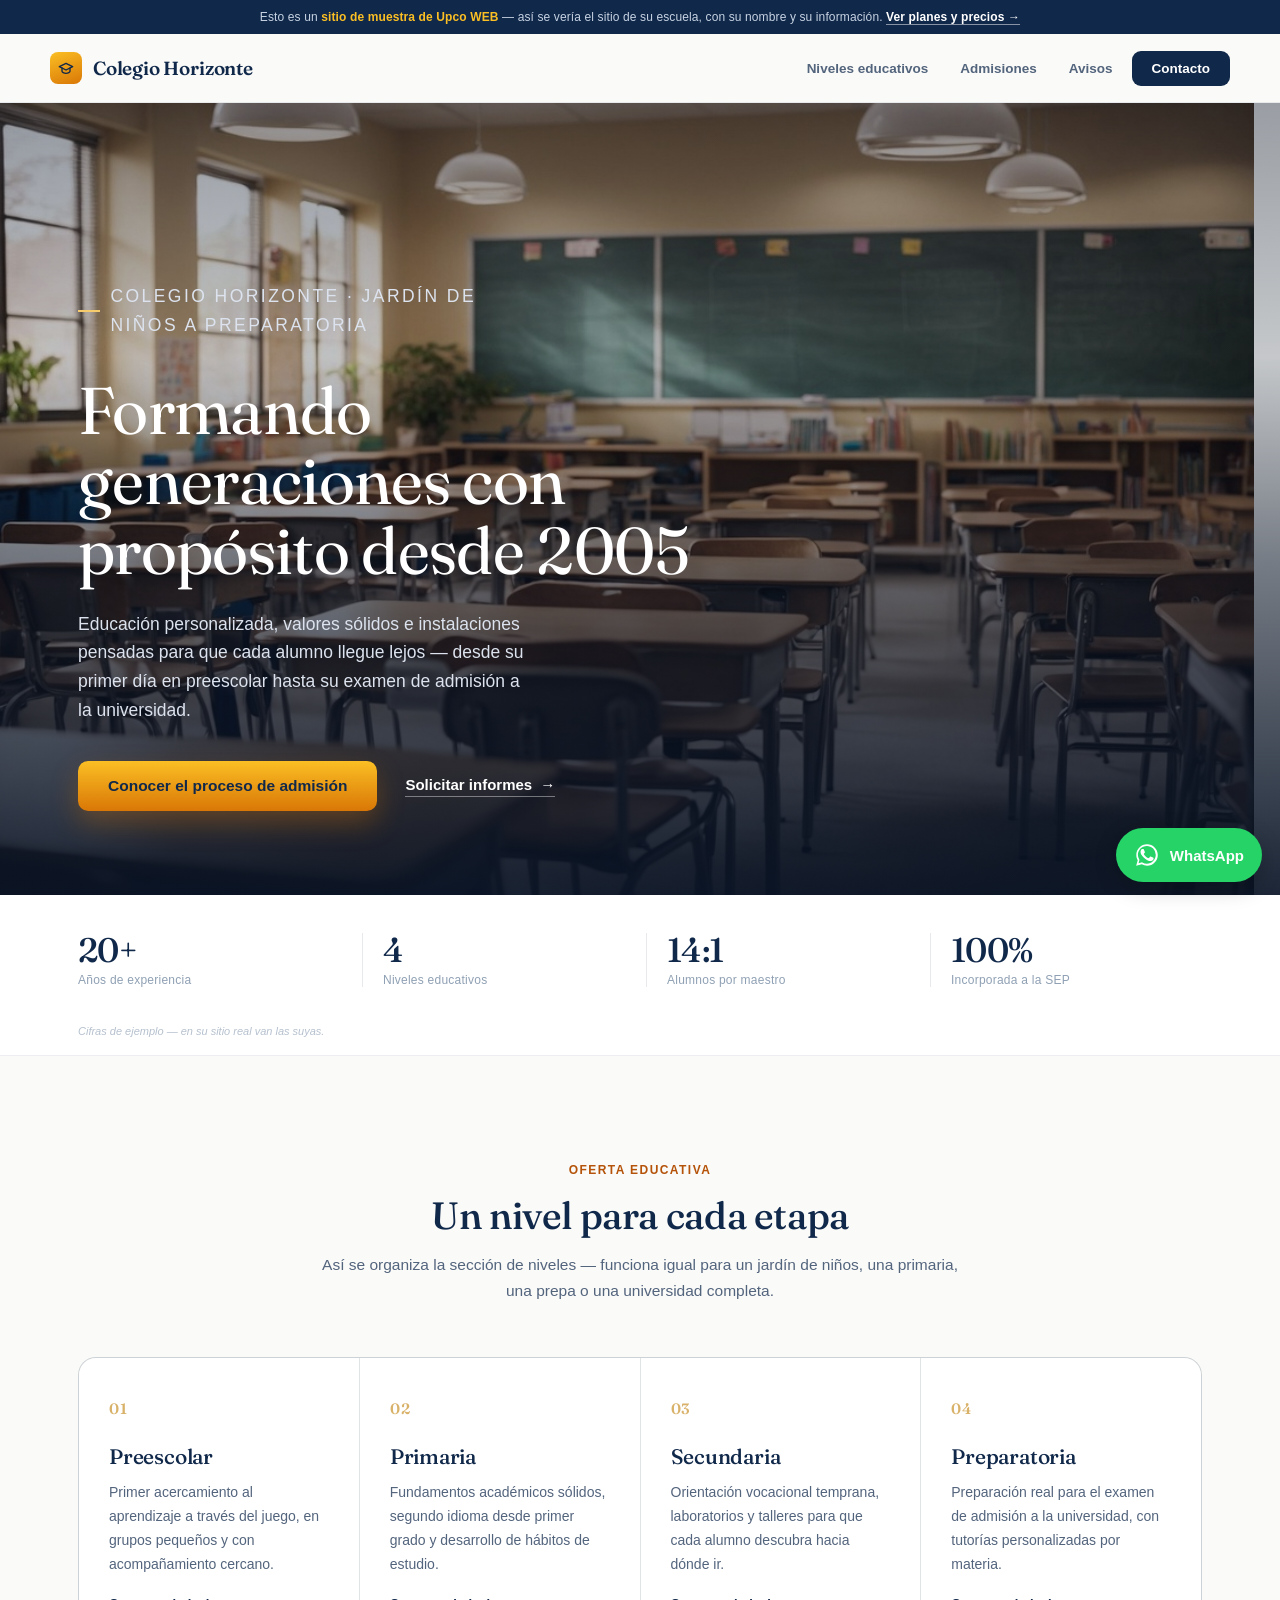
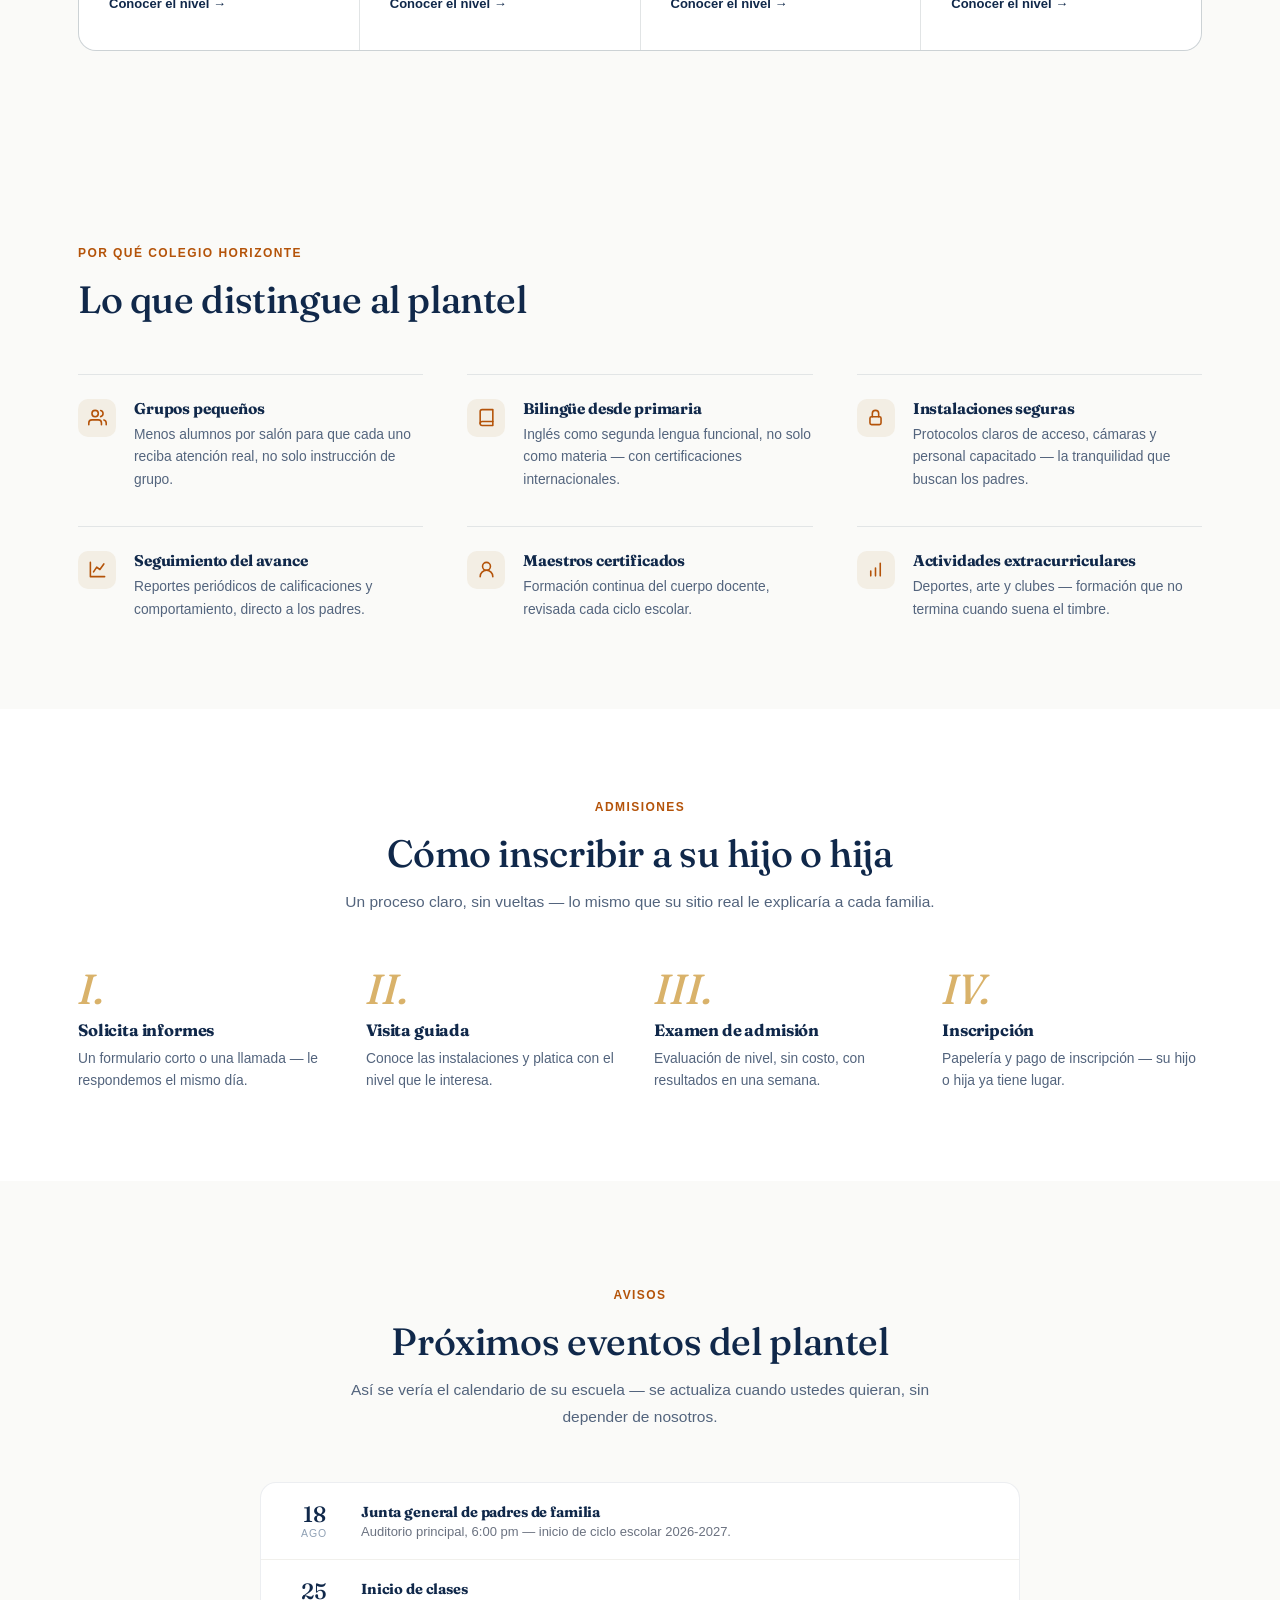
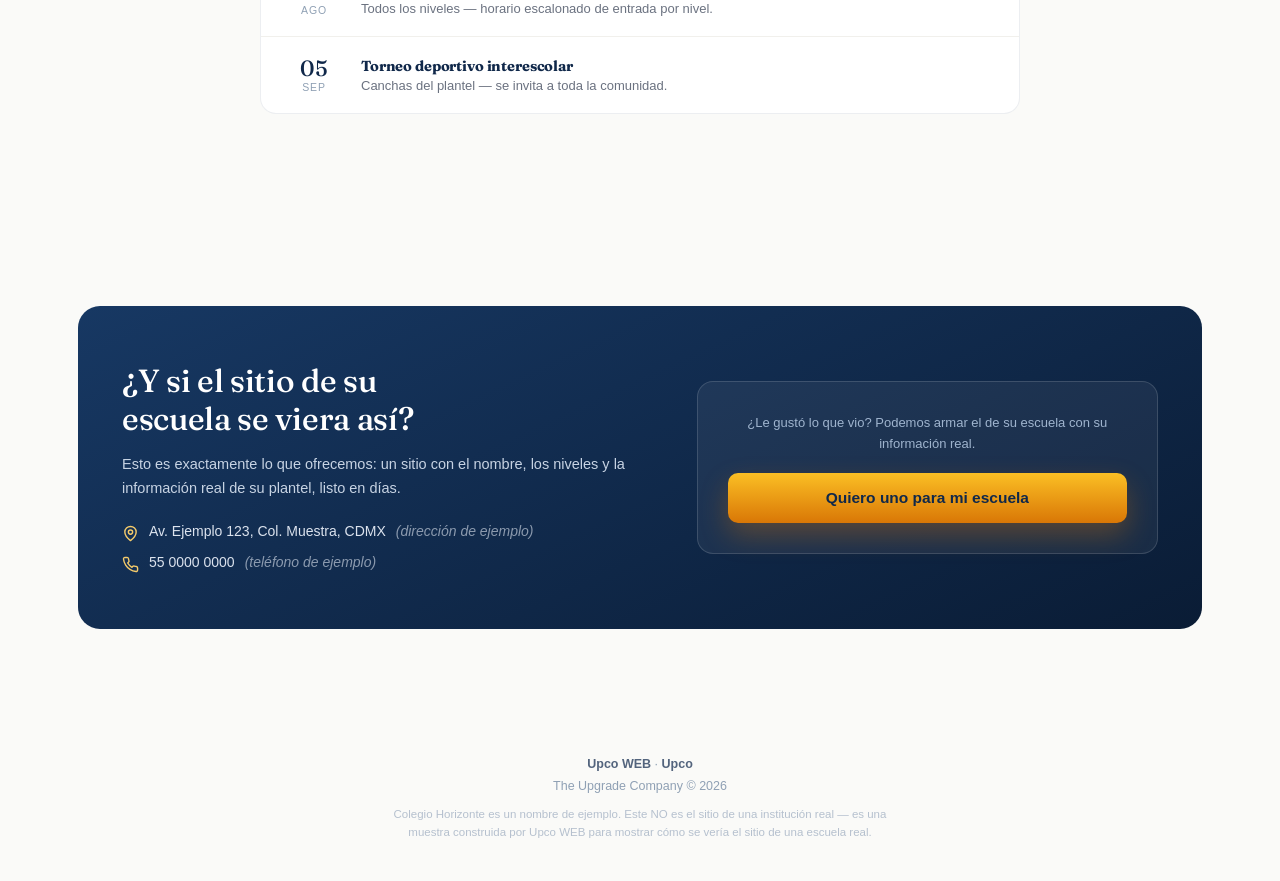
<file: demos/escuelas/index.html>
<!DOCTYPE html>
<html lang="es-MX">
<head>
<meta charset="UTF-8"/>
<meta name="viewport" content="width=device-width, initial-scale=1.0"/>
<title>Colegio Horizonte — sitio de muestra de Upco WEB</title>
<meta name="description" content="Sitio de muestra de Upco WEB para el segmento educativo: así se vería el sitio de su escuela, jardín de niños o universidad."/>
<meta name="robots" content="noindex, nofollow"/>
<link rel="icon" href="../../icon-192.png"/>
<link rel="preconnect" href="https://fonts.googleapis.com"/>
<link rel="preconnect" href="https://fonts.gstatic.com" crossorigin/>
<link href="https://fonts.googleapis.com/css2?family=Fraunces:opsz,wght@9..144,400;9..144,500;9..144,600;9..144,700&family=Fraunces:ital,opsz,wght@1,9..144,400;1,9..144,500&display=swap" rel="stylesheet"/>
<link rel="stylesheet" href="../../estilos.css"/>
<style>
*{box-sizing:border-box}
html{scroll-behavior:smooth}
body{margin:0;font-family:'Segoe UI',Arial,sans-serif;background:#FAFAF8;color:#1C2430;overflow-x:hidden}
a{text-decoration:none}
img{max-width:100%;display:block}

.js .reveal{opacity:0;transform:translateY(22px)}
.reveal{transition:opacity .7s ease,transform .7s cubic-bezier(.2,.7,.3,1)}
.reveal.visible{opacity:1;transform:none}
@media(prefers-reduced-motion:reduce){html{scroll-behavior:auto}.js .reveal{opacity:1;transform:none}.reveal{transition:none}}

/* ── Cinta de "esto es un demo" ── */
.cintaDemo{background:#10284A;color:#C7D3E3;font-size:12px;text-align:center;padding:8px 16px;line-height:1.5;letter-spacing:.01em}
.cintaDemo b{color:#FBBF24;font-weight:700}
.cintaDemo a{color:#fff;border-bottom:1.5px solid rgba(255,255,255,.5);font-weight:700}

/* ── Encabezado ── */
.header{position:sticky;top:0;z-index:40;background:rgba(250,250,248,.92);backdrop-filter:blur(10px);-webkit-backdrop-filter:blur(10px);border-bottom:1px solid rgba(16,40,74,.08);padding:0 28px}
.header-inner{max-width:1180px;margin:0 auto;display:flex;align-items:center;justify-content:space-between;height:68px;gap:16px}
.brand{color:#10284A;font-weight:600;font-size:19px;font-family:var(--font-display);display:flex;align-items:center;gap:11px;letter-spacing:-.01em}
.brand .marca-icono{width:32px;height:32px;border-radius:8px;background:linear-gradient(160deg,#FBBF24,#D97706);display:flex;align-items:center;justify-content:center;color:#10284A;flex-shrink:0}
.navlinks{display:flex;align-items:center;gap:6px}
.navlink{color:#53647D;font-size:13.5px;font-weight:600;padding:9px 13px;white-space:nowrap;border-radius:8px;transition:color .15s ease,background .15s ease}
.navlink:hover{color:#10284A;background:rgba(16,40,74,.05)}
.nav-cta{background:#10284A;color:#fff !important;padding:10px 20px;border-radius:9px}
.nav-cta:hover{background:#173863;color:#fff !important}
@media(max-width:760px){.navlinks .navlink:not(.nav-cta){display:none}}

/* ── Hero editorial, foto a pantalla completa ── */
.hero{position:relative;overflow:hidden;isolation:isolate;min-height:88vh;display:flex;align-items:flex-end;padding:0 0 84px}
.hero .hero-foto-wrap{position:absolute;inset:0;overflow:hidden;z-index:0}
.hero .hero-foto{position:absolute;inset:-2%;width:104%;height:104%;object-fit:cover;object-position:center 58%;filter:saturate(.9) brightness(.97);animation:heroZoom 26s ease-in-out infinite alternate}
@keyframes heroZoom{from{transform:scale(1)}to{transform:scale(1.07)}}
.hero::after{content:"";position:absolute;inset:0;background:linear-gradient(0deg,rgba(9,20,38,.92) 0%,rgba(9,20,38,.55) 42%,rgba(9,20,38,.22) 68%,rgba(9,20,38,.4) 100%);z-index:0}
.hero-contenido{position:relative;z-index:1;max-width:1180px;margin:0 auto;padding:0 28px;width:100%}
.hero-categoria{font-size:12.5px;font-weight:700;letter-spacing:.14em;text-transform:uppercase;color:#F5CB6B;margin:0 0 18px;display:flex;align-items:center;gap:10px}
.hero-categoria::before{content:"";width:34px;height:1.5px;background:#F5CB6B}
.hero h1{color:#fff;font-family:var(--font-display);font-size:clamp(38px,6vw,66px);font-weight:400;line-height:1.06;letter-spacing:-.01em;margin:0 0 24px;max-width:15ch}
.hero p{font-size:17.5px;color:#DCE3EE;line-height:1.65;margin:0 0 36px;max-width:46ch;font-weight:400}
.cta-row{display:flex;flex-wrap:wrap;align-items:center;gap:28px}
.boton{display:inline-block;background:linear-gradient(180deg,#FBBF24,#D97706);color:#10284A;border-radius:10px;padding:16px 30px;font-size:15.5px;font-weight:700;box-shadow:0 12px 28px rgba(217,119,6,.32);transition:transform .18s ease,box-shadow .18s ease}
.boton:hover{transform:translateY(-2px);box-shadow:0 16px 34px rgba(217,119,6,.4)}
.enlace-fantasma{display:inline-flex;align-items:center;gap:8px;color:#fff;font-size:15px;font-weight:600;border-bottom:1.5px solid rgba(255,255,255,.4);padding-bottom:3px;transition:border-color .15s ease,gap .15s ease}
.enlace-fantasma:hover{border-color:#fff;gap:12px}
@media(prefers-reduced-motion:reduce){.hero-foto{animation:none}.boton,.navlink,.enlace-fantasma{transition:none}.boton:hover{transform:none}}
@media(max-width:600px){.hero{min-height:78vh;padding-bottom:56px}}

/* ── Franja de cifras editorial ── */
.confianza{border-bottom:1px solid rgba(16,40,74,.08);background:#fff}
.confianza-fila{max-width:1180px;margin:0 auto;padding:38px 28px;display:flex;flex-wrap:wrap;gap:12px}
.confianza-dato{flex:1 1 150px;padding:0 20px;border-left:1px solid rgba(16,40,74,.1)}
.confianza-dato:first-child{border-left:none;padding-left:0}
.confianza-dato .n{font-family:var(--font-display);font-size:34px;font-weight:500;color:#10284A;letter-spacing:-.02em;line-height:1}
.confianza-dato .k{font-size:12px;color:#8FA0B4;margin-top:6px;letter-spacing:.02em}
.confianza-nota{max-width:1180px;margin:0 auto;padding:0 28px 18px;font-size:11px;color:#B5C0CE;font-style:italic}

/* ── Secciones, ritmo editorial ── */
.seccion{max-width:1180px;margin:0 auto;padding:104px 28px}
.seccion.compacta{padding-top:88px;padding-bottom:88px}
.sec-titulo{max-width:640px;margin:0 0 52px}
.sec-titulo.centrado{margin-left:auto;margin-right:auto;text-align:center}
.sec-titulo .eyebrow{font-size:12px;font-weight:700;letter-spacing:.12em;text-transform:uppercase;color:#B45309;margin:0 0 14px}
.sec-titulo h2{font-family:var(--font-display);font-size:clamp(26px,3.2vw,38px);font-weight:500;color:#10284A;margin:0 0 14px;letter-spacing:-.01em;line-height:1.15}
.sec-titulo p{font-size:15.5px;color:#53647D;line-height:1.7;margin:0}

/* ── Niveles: índice editorial ── */
.grid-niveles{display:grid;grid-template-columns:repeat(auto-fit,minmax(250px,1fr));gap:1px;background:rgba(16,40,74,.1);border:1px solid rgba(16,40,74,.1);border-radius:18px;overflow:hidden}
.ncard{background:#fff;padding:38px 30px;transition:background .2s ease}
.ncard:hover{background:#FBFAF7}
.ncard .indice{font-family:var(--font-display);font-size:15px;font-weight:600;color:#D9B26A;letter-spacing:.06em;margin:0 0 22px}
.ncard h3{font-family:var(--font-display);font-size:21px;font-weight:500;margin:0 0 12px;color:#10284A;letter-spacing:-.01em}
.ncard p{font-size:14px;color:#53647D;line-height:1.7;margin:0 0 18px}
.ncard .enlace-nivel{font-size:13px;font-weight:700;color:#10284A;display:inline-flex;align-items:center;gap:6px}
.ncard:hover .enlace-nivel{gap:10px}
.ncard .enlace-nivel{transition:gap .15s ease}

/* ── Beneficios: lista editorial, sin tarjetas pesadas ── */
.features-lista{display:grid;grid-template-columns:repeat(auto-fit,minmax(280px,1fr));gap:34px 44px}
.fitem{display:flex;gap:18px;padding-top:24px;border-top:1px solid rgba(16,40,74,.1)}
.ficon{width:38px;height:38px;border-radius:10px;background:#F3EEE4;display:flex;align-items:center;justify-content:center;color:#B45309;flex-shrink:0}
.fitem h3{font-size:15.5px;font-weight:700;margin:0 0 6px;color:#10284A}
.fitem p{font-size:13.8px;color:#53647D;line-height:1.65;margin:0}

/* ── Admisiones ── */
.pasos{display:grid;grid-template-columns:repeat(auto-fit,minmax(220px,1fr));gap:36px 28px}
.paso{position:relative}
.paso .num-paso{font-family:var(--font-display);font-style:italic;font-size:42px;font-weight:500;color:#D9B26A;margin:0 0 10px;line-height:1}
.paso h3{font-size:16.5px;font-weight:700;color:#10284A;margin:0 0 8px}
.paso p{font-size:13.8px;color:#53647D;line-height:1.65;margin:0}

/* ── Avisos ── */
.avisos-lista{background:#fff;border-radius:16px;border:1px solid rgba(16,40,74,.08)}
.aviso-item{display:flex;gap:18px;align-items:center;padding:20px 24px;border-bottom:1px solid #f1f0ec}
.aviso-item:last-child{border-bottom:none}
.aviso-fecha{flex-shrink:0;width:58px;text-align:center}
.aviso-fecha .d{font-family:var(--font-display);font-size:22px;font-weight:500;color:#10284A;line-height:1}
.aviso-fecha .m{font-size:10.5px;color:#8FA0B4;text-transform:uppercase;letter-spacing:.08em;margin-top:2px}
.aviso-texto h4{font-size:14.5px;font-weight:700;color:#10284A;margin:0 0 3px}
.aviso-texto p{font-size:13px;color:#6B7280;margin:0}

/* ── Contacto ── */
.contacto-card{background:linear-gradient(155deg,#173863,#0a1c35);border-radius:22px;padding:56px 44px;display:grid;grid-template-columns:1.15fr 1fr;gap:44px;align-items:center}
@media(max-width:760px){.contacto-card{grid-template-columns:1fr;padding:40px 26px}}
.contacto-card h2{font-family:var(--font-display);color:#fff;font-size:clamp(24px,3vw,32px);font-weight:500;margin:0 0 14px;line-height:1.2;letter-spacing:-.01em}
.contacto-card p{color:#C7D3E3;font-size:14.5px;line-height:1.65;margin:0 0 22px}
.datos-contacto{color:#DCE3EE;font-size:14px;display:flex;flex-direction:column;gap:12px}
.datos-contacto div{display:flex;gap:10px;align-items:flex-start}
.datos-contacto svg{flex-shrink:0;margin-top:2px;color:#F5CB6B}
.avisoBox{background:rgba(255,255,255,.06);border:1.5px solid rgba(255,255,255,.14);border-radius:16px;padding:30px;text-align:center}
.avisoBox p{color:#9FB4CE;font-size:13px;margin:0 0 18px}

footer{max-width:1180px;margin:0 auto;padding:40px 28px;text-align:center;font-size:12.5px;color:#8FA0B4}
footer .footlinks{margin-bottom:8px}
footer a{color:#53647D;font-weight:600}
footer a:hover{color:#10284A}
footer .aviso-pie{max-width:520px;margin:12px auto 0;font-size:11.5px;color:#B5C0CE;line-height:1.6}
</style>
</head>
<body>

<div class="cintaDemo">
  Esto es un <b>sitio de muestra de Upco WEB</b> — así se vería el sitio de su escuela, con su nombre y su información.
  <a href="https://web.upco.app" target="_blank" rel="noopener">Ver planes y precios →</a>
</div>

<div class="header">
  <div class="header-inner">
    <a class="brand" href="#">
      <span class="marca-icono"><svg width="16" height="16" viewBox="0 0 24 24" fill="none" stroke="currentColor" stroke-width="2" stroke-linecap="round" stroke-linejoin="round"><path d="m22 10-10-5L2 10l10 5 10-5Z"/><path d="M6 12v5c0 1.1 2.7 3 6 3s6-1.9 6-3v-5"/></svg></span>
      Colegio Horizonte
    </a>
    <div class="navlinks">
      <a class="navlink" href="#niveles">Niveles educativos</a>
      <a class="navlink" href="#admisiones">Admisiones</a>
      <a class="navlink" href="#avisos">Avisos</a>
      <a class="navlink nav-cta" href="#contacto">Contacto</a>
    </div>
  </div>
</div>

<section class="hero">
  <div class="hero-foto-wrap"><img class="hero-foto" src="img/aula-clase.jpg" alt=""/></div>
  <div class="hero-contenido">
    <p class="hero-categoria">Colegio Horizonte · Jardín de niños a preparatoria</p>
    <h1>Formando generaciones con propósito desde 2005</h1>
    <p>Educación personalizada, valores sólidos e instalaciones pensadas para que cada alumno llegue lejos — desde su primer día en preescolar hasta su examen de admisión a la universidad.</p>
    <div class="cta-row">
      <a class="boton" href="#admisiones">Conocer el proceso de admisión</a>
      <a class="enlace-fantasma" href="#contacto">Solicitar informes <span>→</span></a>
    </div>
  </div>
</section>

<div class="confianza reveal">
  <div class="confianza-fila">
    <div class="confianza-dato"><div class="n">20+</div><div class="k">Años de experiencia</div></div>
    <div class="confianza-dato"><div class="n">4</div><div class="k">Niveles educativos</div></div>
    <div class="confianza-dato"><div class="n">14:1</div><div class="k">Alumnos por maestro</div></div>
    <div class="confianza-dato"><div class="n">100%</div><div class="k">Incorporada a la SEP</div></div>
  </div>
  <p class="confianza-nota">Cifras de ejemplo — en su sitio real van las suyas.</p>
</div>

<div class="seccion" id="niveles">
  <div class="sec-titulo centrado reveal">
    <p class="eyebrow">Oferta educativa</p>
    <h2>Un nivel para cada etapa</h2>
    <p>Así se organiza la sección de niveles — funciona igual para un jardín de niños, una primaria, una prepa o una universidad completa.</p>
  </div>
  <div class="grid-niveles reveal">
    <div class="ncard">
      <p class="indice">01</p>
      <h3>Preescolar</h3>
      <p>Primer acercamiento al aprendizaje a través del juego, en grupos pequeños y con acompañamiento cercano.</p>
      <span class="enlace-nivel">Conocer el nivel →</span>
    </div>
    <div class="ncard">
      <p class="indice">02</p>
      <h3>Primaria</h3>
      <p>Fundamentos académicos sólidos, segundo idioma desde primer grado y desarrollo de hábitos de estudio.</p>
      <span class="enlace-nivel">Conocer el nivel →</span>
    </div>
    <div class="ncard">
      <p class="indice">03</p>
      <h3>Secundaria</h3>
      <p>Orientación vocacional temprana, laboratorios y talleres para que cada alumno descubra hacia dónde ir.</p>
      <span class="enlace-nivel">Conocer el nivel →</span>
    </div>
    <div class="ncard">
      <p class="indice">04</p>
      <h3>Preparatoria</h3>
      <p>Preparación real para el examen de admisión a la universidad, con tutorías personalizadas por materia.</p>
      <span class="enlace-nivel">Conocer el nivel →</span>
    </div>
  </div>
</div>

<div class="seccion compacta">
  <div class="sec-titulo reveal">
    <p class="eyebrow">Por qué Colegio Horizonte</p>
    <h2>Lo que distingue al plantel</h2>
  </div>
  <div class="features-lista reveal">
    <div class="fitem">
      <div class="ficon"><svg width="19" height="19" viewBox="0 0 24 24" fill="none" stroke="currentColor" stroke-width="2" stroke-linecap="round" stroke-linejoin="round"><path d="M17 21v-2a4 4 0 0 0-4-4H5a4 4 0 0 0-4 4v2"/><circle cx="9" cy="7" r="4"/><path d="M23 21v-2a4 4 0 0 0-3-3.87M16 3.13a4 4 0 0 1 0 7.75"/></svg></div>
      <div><h3>Grupos pequeños</h3><p>Menos alumnos por salón para que cada uno reciba atención real, no solo instrucción de grupo.</p></div>
    </div>
    <div class="fitem">
      <div class="ficon"><svg width="19" height="19" viewBox="0 0 24 24" fill="none" stroke="currentColor" stroke-width="2" stroke-linecap="round" stroke-linejoin="round"><path d="M4 19.5A2.5 2.5 0 0 1 6.5 17H20"/><path d="M6.5 2H20v20H6.5A2.5 2.5 0 0 1 4 19.5v-15A2.5 2.5 0 0 1 6.5 2Z"/></svg></div>
      <div><h3>Bilingüe desde primaria</h3><p>Inglés como segunda lengua funcional, no solo como materia — con certificaciones internacionales.</p></div>
    </div>
    <div class="fitem">
      <div class="ficon"><svg width="19" height="19" viewBox="0 0 24 24" fill="none" stroke="currentColor" stroke-width="2" stroke-linecap="round" stroke-linejoin="round"><rect x="5" y="11" width="14" height="10" rx="2"/><path d="M8 11V7a4 4 0 0 1 8 0v4"/></svg></div>
      <div><h3>Instalaciones seguras</h3><p>Protocolos claros de acceso, cámaras y personal capacitado — la tranquilidad que buscan los padres.</p></div>
    </div>
    <div class="fitem">
      <div class="ficon"><svg width="19" height="19" viewBox="0 0 24 24" fill="none" stroke="currentColor" stroke-width="2" stroke-linecap="round" stroke-linejoin="round"><path d="M3 3v18h18"/><path d="M7 15 11 9l4 3 5-7"/></svg></div>
      <div><h3>Seguimiento del avance</h3><p>Reportes periódicos de calificaciones y comportamiento, directo a los padres.</p></div>
    </div>
    <div class="fitem">
      <div class="ficon"><svg width="19" height="19" viewBox="0 0 24 24" fill="none" stroke="currentColor" stroke-width="2" stroke-linecap="round" stroke-linejoin="round"><circle cx="12" cy="8" r="5"/><path d="M20 21a8 8 0 1 0-16 0"/></svg></div>
      <div><h3>Maestros certificados</h3><p>Formación continua del cuerpo docente, revisada cada ciclo escolar.</p></div>
    </div>
    <div class="fitem">
      <div class="ficon"><svg width="19" height="19" viewBox="0 0 24 24" fill="none" stroke="currentColor" stroke-width="2" stroke-linecap="round" stroke-linejoin="round"><path d="M12 20V10M18 20V4M6 20v-6"/></svg></div>
      <div><h3>Actividades extracurriculares</h3><p>Deportes, arte y clubes — formación que no termina cuando suena el timbre.</p></div>
    </div>
  </div>
</div>

<div class="seccion compacta" id="admisiones" style="background:#fff;max-width:none;padding-left:0;padding-right:0">
  <div style="max-width:1180px;margin:0 auto;padding:0 28px">
    <div class="sec-titulo centrado reveal">
      <p class="eyebrow">Admisiones</p>
      <h2>Cómo inscribir a su hijo o hija</h2>
      <p>Un proceso claro, sin vueltas — lo mismo que su sitio real le explicaría a cada familia.</p>
    </div>
    <div class="pasos reveal">
      <div class="paso"><p class="num-paso">I.</p><h3>Solicita informes</h3><p>Un formulario corto o una llamada — le respondemos el mismo día.</p></div>
      <div class="paso"><p class="num-paso">II.</p><h3>Visita guiada</h3><p>Conoce las instalaciones y platica con el nivel que le interesa.</p></div>
      <div class="paso"><p class="num-paso">III.</p><h3>Examen de admisión</h3><p>Evaluación de nivel, sin costo, con resultados en una semana.</p></div>
      <div class="paso"><p class="num-paso">IV.</p><h3>Inscripción</h3><p>Papelería y pago de inscripción — su hijo o hija ya tiene lugar.</p></div>
    </div>
  </div>
</div>

<div class="seccion" id="avisos">
  <div class="sec-titulo centrado reveal">
    <p class="eyebrow">Avisos</p>
    <h2>Próximos eventos del plantel</h2>
    <p>Así se vería el calendario de su escuela — se actualiza cuando ustedes quieran, sin depender de nosotros.</p>
  </div>
  <div class="avisos-lista reveal" style="max-width:760px;margin:0 auto">
    <div class="aviso-item">
      <div class="aviso-fecha"><div class="d">18</div><div class="m">Ago</div></div>
      <div class="aviso-texto"><h4>Junta general de padres de familia</h4><p>Auditorio principal, 6:00 pm — inicio de ciclo escolar 2026-2027.</p></div>
    </div>
    <div class="aviso-item">
      <div class="aviso-fecha"><div class="d">25</div><div class="m">Ago</div></div>
      <div class="aviso-texto"><h4>Inicio de clases</h4><p>Todos los niveles — horario escalonado de entrada por nivel.</p></div>
    </div>
    <div class="aviso-item">
      <div class="aviso-fecha"><div class="d">05</div><div class="m">Sep</div></div>
      <div class="aviso-texto"><h4>Torneo deportivo interescolar</h4><p>Canchas del plantel — se invita a toda la comunidad.</p></div>
    </div>
  </div>
</div>

<div class="seccion compacta" id="contacto">
  <div class="contacto-card reveal">
    <div>
      <h2>¿Y si el sitio de su escuela se viera así?</h2>
      <p>Esto es exactamente lo que ofrecemos: un sitio con el nombre, los niveles y la información real de su plantel, listo en días.</p>
      <div class="datos-contacto">
        <div><svg width="17" height="17" viewBox="0 0 24 24" fill="none" stroke="currentColor" stroke-width="2" stroke-linecap="round" stroke-linejoin="round"><path d="M20 10c0 6-8 12-8 12s-8-6-8-12a8 8 0 0 1 16 0Z"/><circle cx="12" cy="10" r="3"/></svg> Av. Ejemplo 123, Col. Muestra, CDMX <i style="opacity:.6">(dirección de ejemplo)</i></div>
        <div><svg width="17" height="17" viewBox="0 0 24 24" fill="none" stroke="currentColor" stroke-width="2" stroke-linecap="round" stroke-linejoin="round"><path d="M22 16.92v3a2 2 0 0 1-2.18 2 19.79 19.79 0 0 1-8.63-3.07 19.5 19.5 0 0 1-6-6 19.79 19.79 0 0 1-3.07-8.67A2 2 0 0 1 4.11 2h3a2 2 0 0 1 2 1.72c.13.96.36 1.9.68 2.81a2 2 0 0 1-.45 2.11L8.09 9.91a16 16 0 0 0 6 6l1.27-1.27a2 2 0 0 1 2.11-.45c.91.32 1.85.55 2.81.68A2 2 0 0 1 22 16.92Z"/></svg> 55 0000 0000 <i style="opacity:.6">(teléfono de ejemplo)</i></div>
      </div>
    </div>
    <div class="avisoBox">
      <p>¿Le gustó lo que vio? Podemos armar el de su escuela con su información real.</p>
      <a class="boton" style="display:block" href="mailto:hola@upco.app?subject=Quiero%20un%20sitio%20como%20este%20para%20mi%20escuela">Quiero uno para mi escuela</a>
    </div>
  </div>
</div>

<footer>
  <div class="footlinks">
    <a href="https://web.upco.app" target="_blank" rel="noopener">Upco WEB</a> ·
    <a href="https://upco.app" target="_blank" rel="noopener">Upco</a>
  </div>
  The Upgrade Company © 2026
  <p class="aviso-pie">Colegio Horizonte es un nombre de ejemplo. Este NO es el sitio de una institución real — es una muestra construida por Upco WEB para mostrar cómo se vería el sitio de una escuela real.</p>
</footer>

<script>
document.documentElement.classList.add('js');
if('IntersectionObserver' in window){
  var obs=new IntersectionObserver(function(entries){
    entries.forEach(function(e){ if(e.isIntersecting){ e.target.classList.add('visible'); obs.unobserve(e.target); } });
  },{threshold:.12,rootMargin:'0px 0px -40px 0px'});
  document.querySelectorAll('.reveal').forEach(function(el){ obs.observe(el); });
}
</script>
<a class="wa-flotante" href="https://wa.me/525533489140?text=Hola%2C%20vi%20su%20sitio%20y%20quiero%20informaci%C3%B3n%20sobre%20Upco%20WEB" target="_blank" rel="noopener" aria-label="Escribirnos por WhatsApp">
  <svg viewBox="0 0 24 24" fill="currentColor" aria-hidden="true"><path d="M17.47 14.38c-.3-.15-1.75-.86-2.02-.96-.27-.1-.47-.15-.67.15-.2.3-.77.96-.94 1.16-.17.2-.35.22-.64.07-.3-.15-1.25-.46-2.38-1.47-.88-.78-1.47-1.75-1.65-2.05-.17-.3-.02-.46.13-.6.13-.13.3-.35.45-.52.15-.17.2-.3.3-.5.1-.2.05-.37-.02-.52-.08-.15-.67-1.6-.92-2.2-.24-.58-.49-.5-.67-.51h-.57c-.2 0-.52.07-.79.37-.27.3-1.04 1.01-1.04 2.47s1.06 2.86 1.21 3.06c.15.2 2.1 3.2 5.08 4.49.71.3 1.26.49 1.69.63.71.22 1.36.19 1.87.12.57-.09 1.75-.72 2-1.41.25-.69.25-1.28.17-1.41-.07-.13-.27-.2-.57-.35z"/><path d="M12.04 2C6.58 2 2.13 6.45 2.13 11.91c0 1.75.46 3.45 1.32 4.95L2 22l5.25-1.38c1.45.79 3.08 1.21 4.79 1.21h.01c5.46 0 9.91-4.45 9.91-9.91C21.96 6.45 17.5 2 12.04 2zm0 18.13h-.01c-1.52 0-3.01-.41-4.31-1.18l-.31-.18-3.2.84.85-3.12-.2-.32a8.2 8.2 0 0 1-1.26-4.36c0-4.54 3.7-8.23 8.24-8.23 2.2 0 4.27.86 5.83 2.41a8.19 8.19 0 0 1 2.41 5.83c0 4.54-3.7 8.31-8.24 8.31z"/></svg>
  <span class="wa-texto">WhatsApp</span>
</a>
</body>
</html>
</file>
<file: estilos.css>
/* Upco WEB — sistema de diseño compartido (mismos tokens que Upco Homey e InsurGest,
   para que toda la gama Upco se sienta como un solo producto). Un solo lugar para
   tipografía, sombras y botones — cambiar aquí se refleja en todas las páginas del sitio. */

:root{
  --navy-950:#0a1c35;
  --navy-900:#10284A;
  --navy-800:#173863;
  --navy-700:#1f4a80;
  --navy-100:#E8EEF7;
  --amber-600:#B45309;
  --amber-500:#F59E0B;
  --amber-400:#FBBF24;
  --line:#DDE4EE;
  --line-soft:rgba(16,40,74,.08);
  --good:#16a34a;
  --danger:#dc2626;
  --shadow-sm:0 1px 2px rgba(16,28,53,.05);
  --shadow-md:0 3px 12px rgba(16,28,53,.07), 0 1px 3px rgba(16,28,53,.05);
  --shadow-lg:0 16px 36px rgba(16,28,53,.13), 0 2px 8px rgba(16,28,53,.06);
  --shadow-navy:0 10px 26px rgba(16,40,74,.24);
  --shadow-amber:0 8px 20px rgba(245,158,11,.28);
  --shadow-good:0 8px 20px rgba(22,163,74,.22);
  --radius-sm:10px;
  --radius-md:16px;
  --radius-lg:22px;
  --font-display:'Fraunces',ui-serif,Georgia,'Iowan Old Style',serif;
}

/* ============ LOGOTIPO "UPCO" EN TEXTO ============
   El logo real (logo-upco.png) tiene transparencia, así que se puede usar como máscara para
   dibujar exactamente sus mismas formas (incluido el acento sobre la "U") en cualquier color —
   sin esto, el "Upco" en los encabezados se escribía en Fraunces y no calzaba con el logotipo real.
   url() aquí es relativo a este archivo (raíz del repo), así que funciona igual sin importar
   desde qué carpeta se cargue estilos.css. */
.brand-logo{
  display:inline-block;vertical-align:middle;
  width:64px;height:24px;
  background-color:#fff;
  -webkit-mask-image:url(logo-upco.png);mask-image:url(logo-upco.png);
  -webkit-mask-size:contain;mask-size:contain;
  -webkit-mask-repeat:no-repeat;mask-repeat:no-repeat;
  -webkit-mask-position:left center;mask-position:left center;
}

html{-webkit-font-smoothing:antialiased;text-rendering:optimizeLegibility}

h1,h2,h3,h4{font-family:var(--font-display);letter-spacing:-.01em;text-wrap:balance}

/* ============ BOTONES ============
   El componente Boton (repetido en app/promotor/admin/p) le pone className="btn btn-<variante>"
   según el color que recibe — el fondo y la sombra viven aquí, no inline, para poder animar
   hover/active. El estado disabled se maneja completo en CSS: si Boton siguiera fijando el
   fondo inline cuando disabled, ganaría por especificidad y taparía esto sin avisar. */
.btn{
  border:none;border-radius:var(--radius-sm);padding:12px 20px;font-size:15px;font-weight:700;
  cursor:pointer;font-family:inherit;transition:transform .15s ease, box-shadow .15s ease, filter .15s ease;
}
.btn:disabled{
  background:#DDE4EE !important;color:#9ca3af !important;box-shadow:none !important;
  cursor:not-allowed;transform:none !important;filter:none !important;
}
.btn-navy{background:linear-gradient(180deg,var(--navy-800),#0d2140);color:#fff;box-shadow:var(--shadow-navy)}
.btn-navy:hover:not(:disabled){transform:translateY(-1.5px);box-shadow:0 14px 30px rgba(16,40,74,.30)}
.btn-navy:active:not(:disabled){transform:translateY(0);box-shadow:var(--shadow-sm)}

.btn-amber{background:linear-gradient(180deg,var(--amber-400),var(--amber-500));color:var(--navy-900);box-shadow:var(--shadow-amber)}
.btn-amber:hover:not(:disabled){transform:translateY(-1.5px);box-shadow:0 12px 26px rgba(245,158,11,.34)}
.btn-amber:active:not(:disabled){transform:translateY(0);box-shadow:var(--shadow-sm)}

.btn-neutral{background:#53647D;color:#fff;box-shadow:var(--shadow-sm)}
.btn-neutral:hover:not(:disabled){filter:brightness(1.1);transform:translateY(-1px)}
.btn-neutral:active:not(:disabled){transform:translateY(0)}

.btn-good{background:linear-gradient(180deg,#22c55e,var(--good));color:#fff;box-shadow:var(--shadow-good)}
.btn-good:hover:not(:disabled){transform:translateY(-1.5px)}
.btn-good:active:not(:disabled){transform:translateY(0)}

/* ============ CAMPOS DE FORMULARIO ============
   Mejora global sin tener que tocar cada input del código: el foco ya se ve intencional
   en vez del contorno azul por default del navegador. !important porque el borde en reposo
   se sigue fijando inline (color por default) y de otro modo ganaría sobre el de aquí. */
input:not([type=checkbox]):not([type=radio]),select,textarea{
  transition:border-color .15s ease, box-shadow .15s ease;
}
input:not([type=checkbox]):not([type=radio]):focus,select:focus,textarea:focus{
  outline:none;
  border-color:var(--navy-700) !important;
  box-shadow:0 0 0 3px rgba(16,40,74,.13);
}

/* ============ ACCIONES DE LA TARJETA DIGITAL (WhatsApp / llamar / correo) ============
   Son <div> dentro de <a>, no <button>, así que no usan .btn — solo necesitan la misma
   sensación de "esto es interactivo" al pasar el mouse. */
.tarjeta-accion{transition:transform .15s ease, box-shadow .15s ease; box-shadow:0 2px 8px rgba(16,28,53,.06)}
.tarjeta-accion:hover{transform:translateY(-2px); box-shadow:0 10px 24px rgba(16,28,53,.15)}
.tarjeta-accion:active{transform:translateY(0)}

@media(prefers-reduced-motion:reduce){
  .btn{transition:none}
  .btn:hover{transform:none !important}
}

/* ============ BOTON FLOTANTE DE WHATSAPP ============
   En Mexico la PYME contacta por WhatsApp, no por correo. El sitio solo tenia enlaces
   mailto:, que en celular abren una app de correo que mucha gente no tiene configurada —
   los prospectos llegaban y no encontraban por donde escribir. Va en todas las paginas. */
.wa-flotante{
  position:fixed; right:18px; bottom:18px; z-index:900;
  display:inline-flex; align-items:center; gap:10px;
  background:#25D366; color:#fff; text-decoration:none;
  padding:14px 18px; border-radius:100px; font-weight:700; font-size:15px;
  box-shadow:0 6px 22px rgba(0,0,0,.22);
  transition:transform .18s ease, box-shadow .18s ease;
}
.wa-flotante:hover{ transform:translateY(-2px); box-shadow:0 10px 28px rgba(0,0,0,.28); color:#fff; }
.wa-flotante:focus-visible{ outline:3px solid #10284A; outline-offset:3px; }
.wa-flotante svg{ width:26px; height:26px; flex:0 0 auto; }
/* En celular solo el icono: una etiqueta ancha tapa el contenido en pantallas chicas. */
@media (max-width:640px){
  .wa-flotante{ padding:15px; right:14px; bottom:14px; }
  .wa-flotante .wa-texto{ display:none; }
}
@media (prefers-reduced-motion:reduce){ .wa-flotante{ transition:none; } }

/* ============ MUESTRAS DE TRABAJO ============ */
.demos{ max-width:1080px; margin:0 auto; padding:56px 20px 8px; }
.demos-cab{ text-align:center; margin-bottom:28px; }
.demos-cab h2{ font-size:clamp(24px,3.6vw,34px); margin:0 0 10px; }
.demos-cab p{ color:#53647D; max-width:60ch; margin:0 auto; }
.demos-grid{ display:grid; grid-template-columns:repeat(auto-fit,minmax(290px,1fr)); gap:18px; }
.demo-card{
  background:#fff; border:1px solid var(--line); border-radius:var(--radius-md);
  overflow:hidden; box-shadow:var(--shadow-md); display:flex; flex-direction:column;
  transition:transform .18s ease, box-shadow .18s ease;
}
.demo-card:hover{ transform:translateY(-3px); box-shadow:var(--shadow-lg); }
.demo-top{ background:linear-gradient(135deg,#173863,#0a1c35); padding:26px 22px; color:#fff; }
.demo-top .etiqueta{ font-size:11px; font-weight:700; letter-spacing:.14em; text-transform:uppercase; color:#F59E0B; }
.demo-top h3{ margin:8px 0 0; font-size:20px; color:#fff; }
.demo-body{ padding:20px 22px 22px; flex:1; display:flex; flex-direction:column; gap:14px; }
.demo-body p{ margin:0; color:#53647D; font-size:15px; line-height:1.6; }
.demo-body .btn{ align-self:flex-start; }
@media (prefers-reduced-motion:reduce){ .demo-card{ transition:none; } }
</file>
